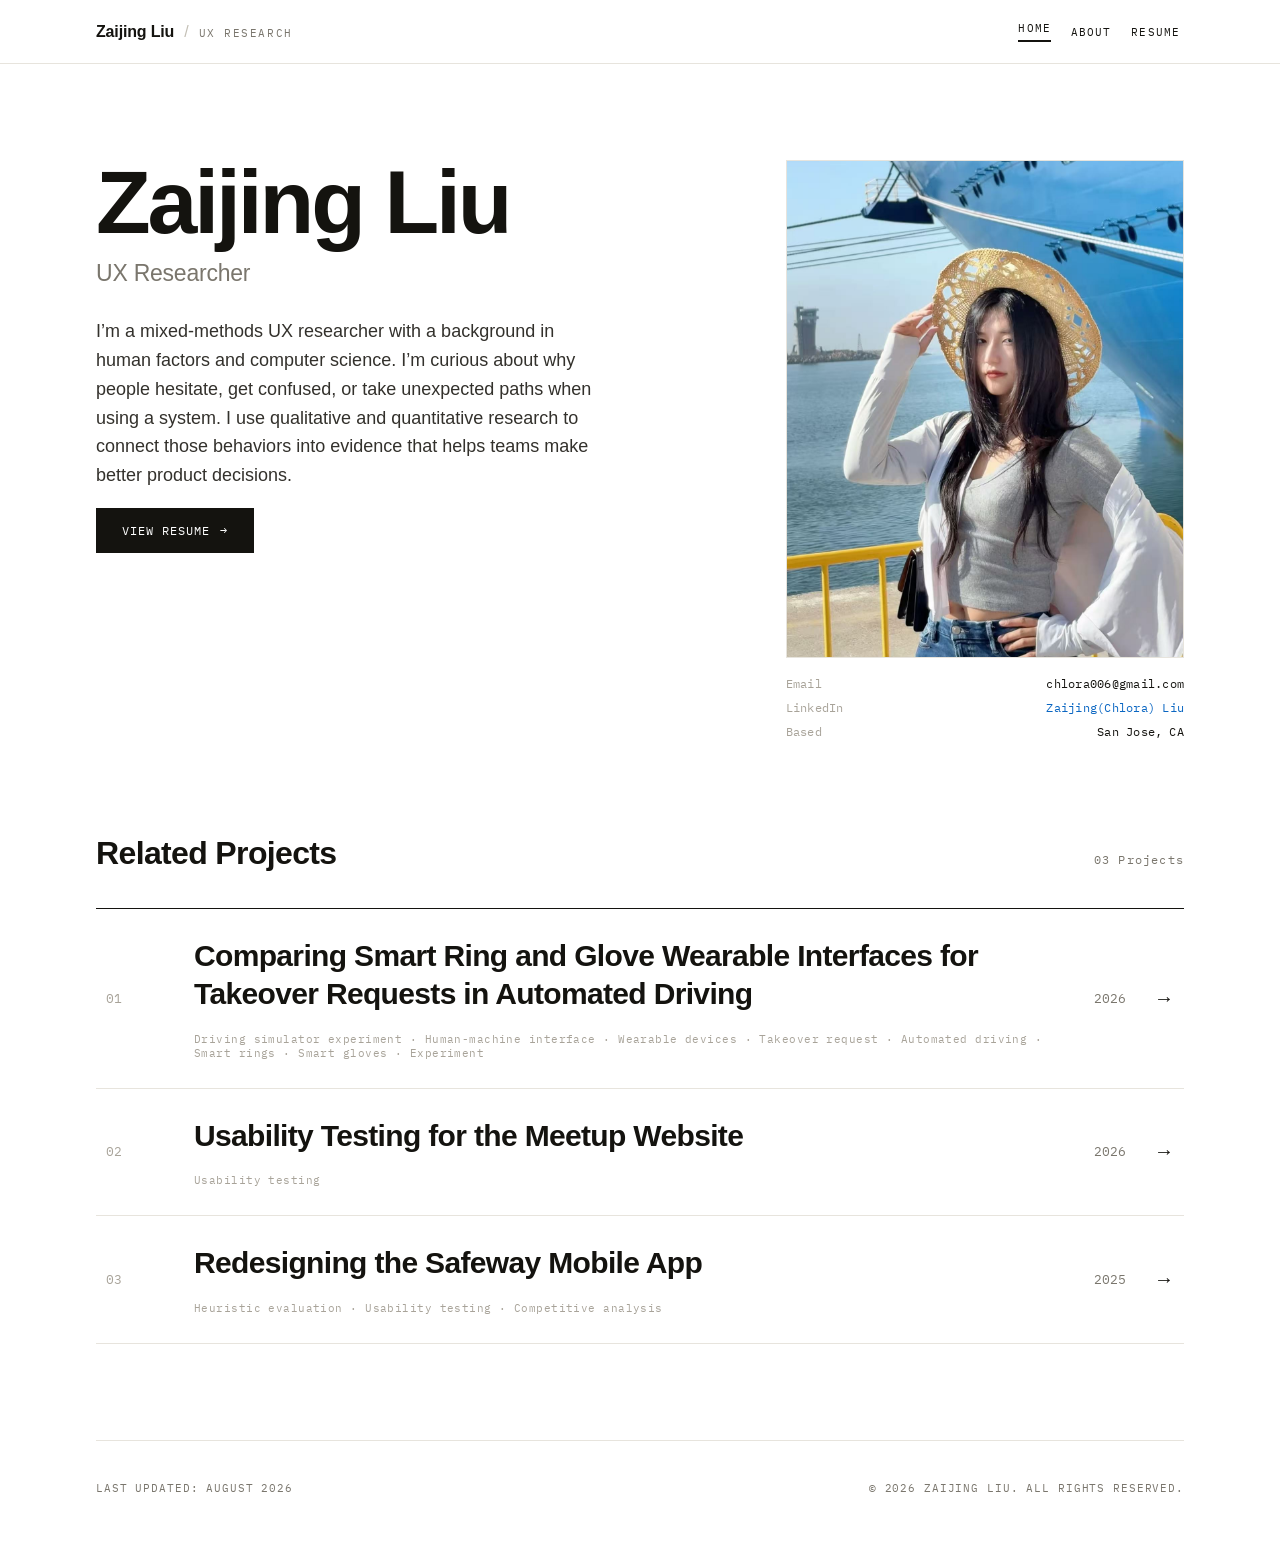
<file: index.html>
<!DOCTYPE html>
<html lang="en">
<head>
  <meta charset="UTF-8">
  <meta name="viewport" content="width=device-width, initial-scale=1.0">
  <link rel="preconnect" href="https://fonts.googleapis.com">
  <link rel="preconnect" href="https://fonts.gstatic.com" crossorigin>
  <link href="https://fonts.googleapis.com/css2?family=IBM+Plex+Mono:wght@400;500&display=swap" rel="stylesheet">
  <link rel="stylesheet" href="styles.css">
  <title>Zaijing Liu — UX Research Portfolio</title>
</head>
<body>

  <!-- ============ TOP BAR ============ -->
  <header class="topbar">
    <div class="topbar__inner">
      <a class="brand" href="index.html">
        <span class="brand__name">Zaijing Liu</span>
        <span class="brand__sep">/</span>
        <span class="brand__role">UX Research</span>
      </a>
      <nav class="nav">
        <a class="nav__link" href="index.html">Home<span class="bar"></span></a>
        <a class="nav__link" href="about.html">About</a>
        <a class="nav__link" href="resume.html">Resume</a>
      </nav>
    </div>
  </header>

  <main class="wrap page">

    <!-- Hero / Intro -->
    <section class="hero">
      <div>
        <h1 class="hero__name">Zaijing Liu</h1>
        <div class="hero__title">UX Researcher</div>
        <p class="hero__lede">I’m a mixed-methods UX researcher with a background in human factors and computer science. I’m curious about why people hesitate, get confused, or take unexpected paths when using a system. I use qualitative and quantitative research to connect those behaviors into evidence that helps teams make better product decisions.</p>
        <a class="btn" href="resume.html">View Resume <span>→</span></a>
      </div>
      <div class="hero__figure">
        <div class="shot" style="aspect-ratio:4/5;"><img src="images/intro.png " alt="Zaijing Liu"></div>
        <div class="meta">
          <div class="meta__row"><span class="k">Email</span><a href="mailto:chlora006@gmail.com">chlora006@gmail.com</a></div>
          <div class="meta__row"><span class="k">LinkedIn</span><a href="https://www.linkedin.com/in/zaijingliu06/" target="_blank" rel="noopener">Zaijing(Chlora) Liu</a></div>
          <div class="meta__row"><span class="k">Based</span><span>San Jose, CA</span></div>
        </div>
      </div>
    </section>

    <!-- Work / project index -->
    <section class="work">
      <div class="work__head">
        <h2>Related Projects</h2>
        <span class="work__count">03 Projects</span>
      </div>
      <div class="proj-list">

        <a class="proj-row" href="wearables.html">
          <span class="proj-row__num">01</span>
          <div>
            <div class="proj-row__title">Comparing Smart Ring and Glove Wearable Interfaces for Takeover Requests in Automated Driving</div>
            <span class="proj-row__skills">Driving simulator experiment   ·   Human-machine interface   ·   Wearable devices   ·   Takeover request   ·   Automated driving   ·   Smart rings   ·   Smart gloves   ·   Experiment</span>
          </div>
          <div class="proj-row__end">
            <span class="proj-row__year">2026</span>
            <span class="proj-row__arrow">→</span>
          </div>
          <div class="sw-preview" style="background-image:url('images/lab.jpg');background-size:cover;background-position:center;"></div>
        </a>

        <a class="proj-row" href="meetup.html">
          <span class="proj-row__num">02</span>
          <div>
            <div class="proj-row__title">Usability Testing for the Meetup Website</div>
            <span class="proj-row__skills">Usability testing</span>
          </div>
          <div class="proj-row__end">
            <span class="proj-row__year">2026</span>
            <span class="proj-row__arrow">→</span>
          </div>
          <div class="sw-preview" style="background-image:url('images/mu-logo.png');background-size:contain;background-repeat:no-repeat;background-position:center;background-color:#fff;"></div>
        </a>

        <a class="proj-row" href="safeway.html">
          <span class="proj-row__num">03</span>
          <div>
            <div class="proj-row__title">Redesigning the Safeway Mobile App</div>
            <span class="proj-row__skills">Heuristic evaluation   ·   Usability testing   ·   Competitive analysis</span>
          </div>
          <div class="proj-row__end">
            <span class="proj-row__year">2025</span>
            <span class="proj-row__arrow">→</span>
          </div>
          <div class="sw-preview" style="background-image:url('images/sw-cover.png');background-size:contain;background-repeat:no-repeat;background-color:#fff;"></div>
        </a>

      </div>
    </section>

    <footer class="site-footer">
      <span>Last updated: August 2026</span>
      <span>© 2026 Zaijing Liu. All rights reserved.</span>
    </footer>

  </main>

</body>
</html>
</file>
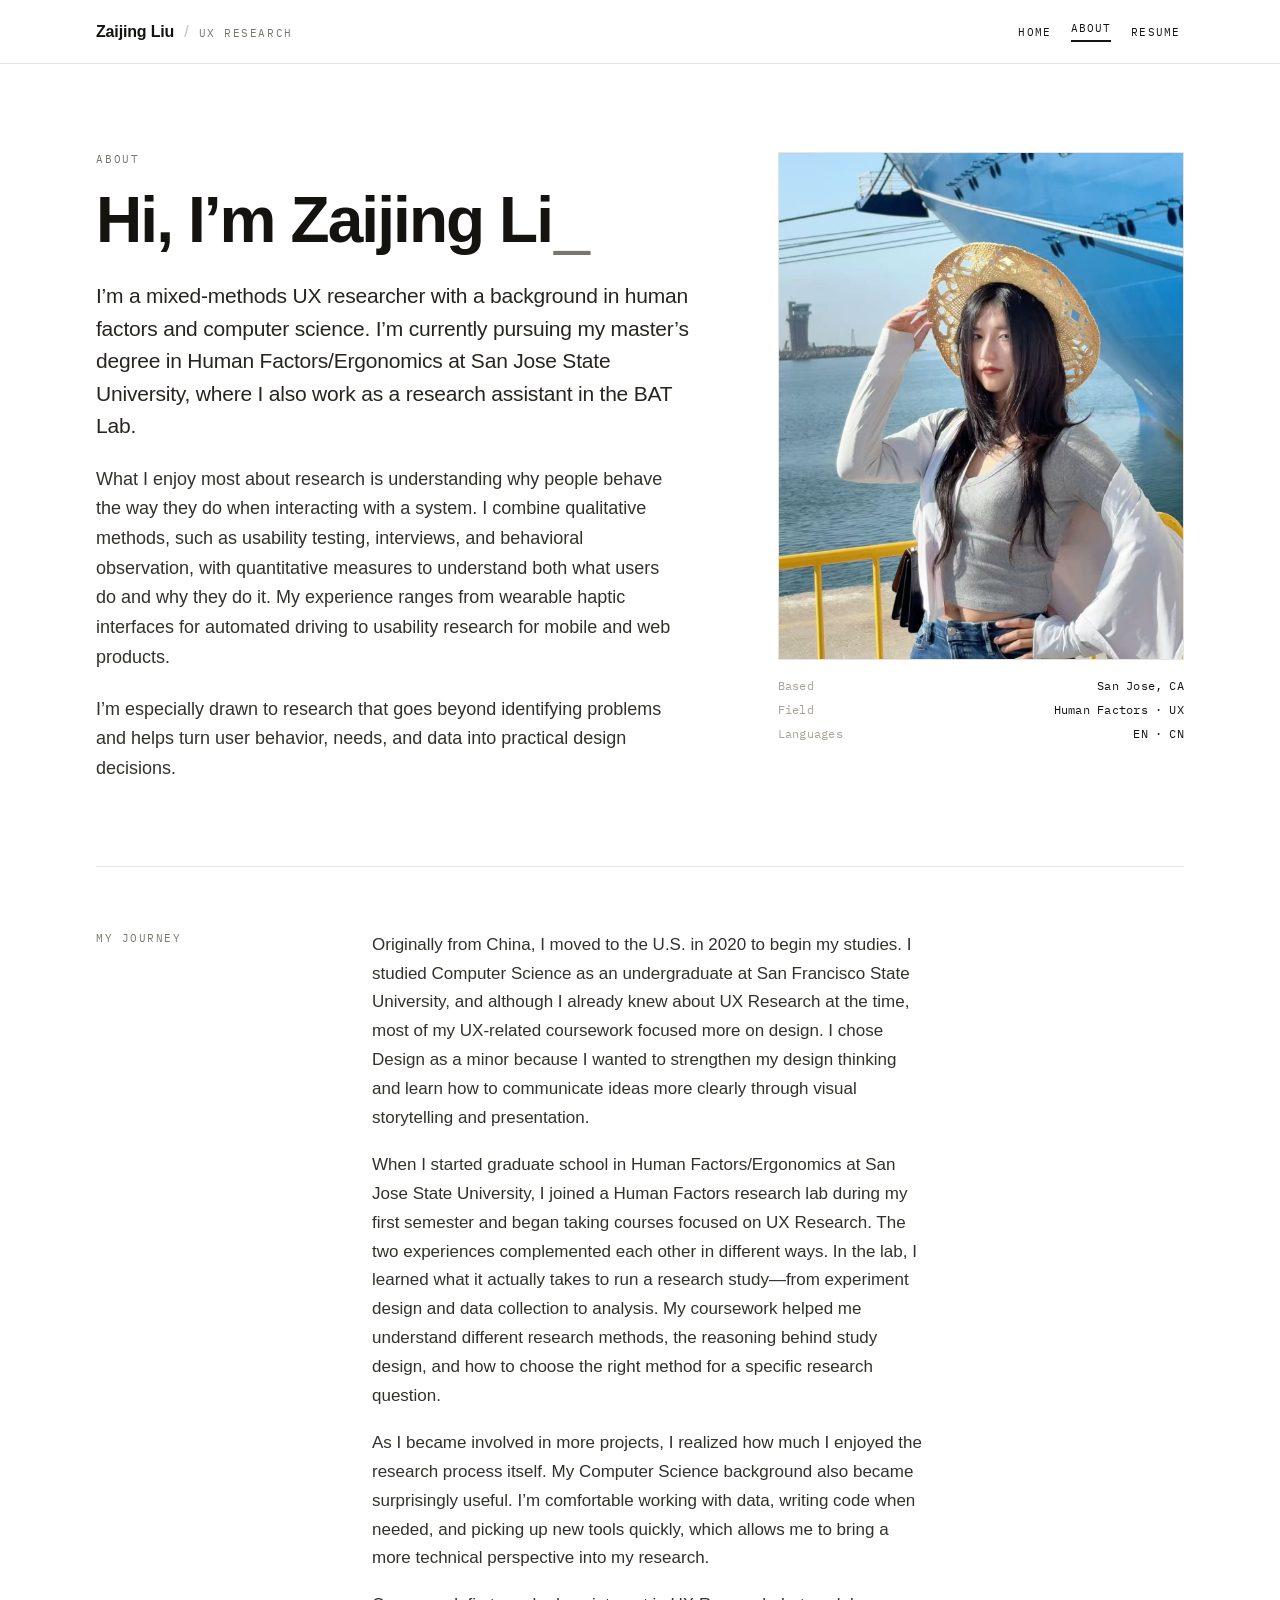
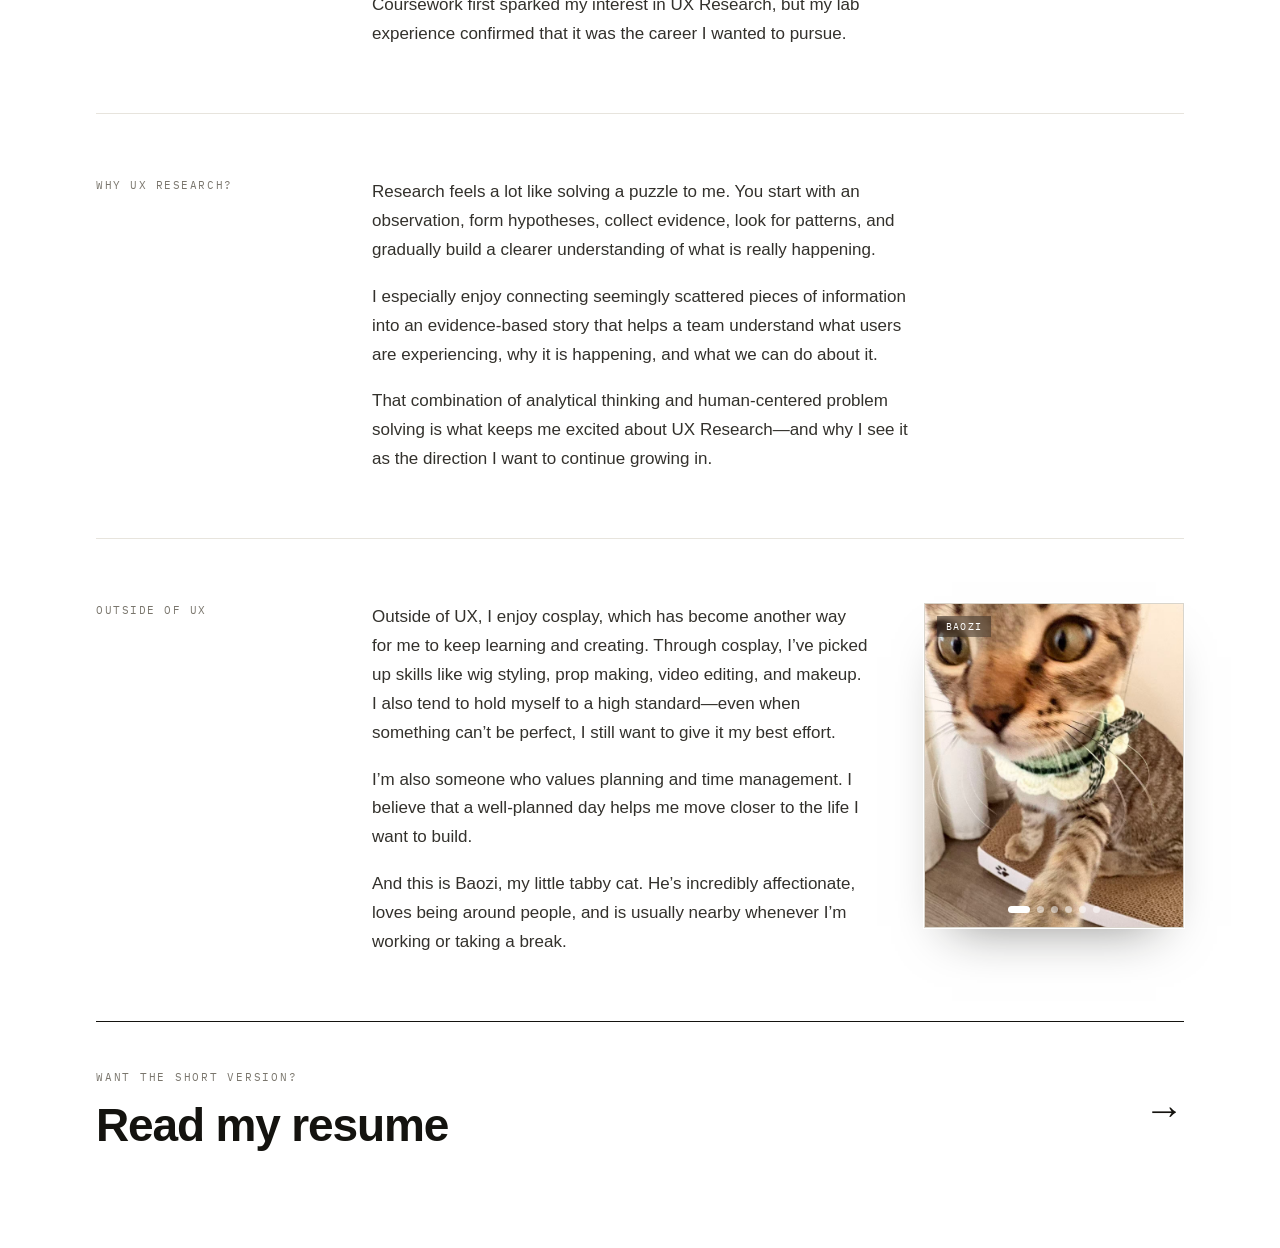
<file: about.html>
<!DOCTYPE html>
<html lang="en">
<head>
  <meta charset="UTF-8">
  <meta name="viewport" content="width=device-width, initial-scale=1.0">
  <link rel="preconnect" href="https://fonts.googleapis.com">
  <link rel="preconnect" href="https://fonts.gstatic.com" crossorigin>
  <link href="https://fonts.googleapis.com/css2?family=IBM+Plex+Mono:wght@400;500&display=swap" rel="stylesheet">
  <link rel="stylesheet" href="styles.css">
  <title>About — Zaijing Liu</title>
</head>
<body>

  <!-- ============ TOP BAR ============ -->
  <header class="topbar">
    <div class="topbar__inner">
      <a class="brand" href="index.html">
        <span class="brand__name">Zaijing Liu</span>
        <span class="brand__sep">/</span>
        <span class="brand__role">UX Research</span>
      </a>
      <nav class="nav">
        <a class="nav__link" href="index.html">Home</a>
        <a class="nav__link" href="about.html">About<span class="bar"></span></a>
        <a class="nav__link" href="resume.html">Resume</a>
      </nav>
    </div>
  </header>

  <main class="wrap page">

    <!-- Intro -->
    <section class="about-intro">
      <div>
        <div class="eyebrow">About</div>
        <h1 class="type-h1" aria-label="Hi, I’m Zaijing Liu.">
          <span class="type-ghost" aria-hidden="true">Hi, I’m Zaijing Liu.</span>
          <span class="type-overlay" aria-hidden="true"><span id="typed"></span><span class="type-cursor">_</span></span>
        </h1>
        <p class="lead">I’m a mixed-methods UX researcher with a background in human factors and computer science. I’m currently pursuing my master’s degree in Human Factors/Ergonomics at San Jose State University, where I also work as a research assistant in the BAT Lab.</p>
        <p class="body">What I enjoy most about research is understanding why people behave the way they do when interacting with a system. I combine qualitative methods, such as usability testing, interviews, and behavioral observation, with quantitative measures to understand both what users do and why they do it. My experience ranges from wearable haptic interfaces for automated driving to usability research for mobile and web products.</p>
        <p class="body">I’m especially drawn to research that goes beyond identifying problems and helps turn user behavior, needs, and data into practical design decisions.</p>
      </div>
      <div>
        <div class="shot" style="aspect-ratio:4/5;"><img src="images/intro.png" alt="Zaijing Liu"></div>
        <div class="meta">
          <div class="meta__row"><span class="k">Based</span><span>San Jose, CA</span></div>
          <div class="meta__row"><span class="k">Field</span><span>Human Factors · UX</span></div>
          <div class="meta__row"><span class="k">Languages</span><span>EN · CN</span></div>
        </div>
      </div>
    </section>

    <!-- My Journey -->
    <section class="row">
      <div class="row__label">My Journey</div>
      <div class="stack">
        <p>Originally from China, I moved to the U.S. in 2020 to begin my studies. I studied Computer Science as an undergraduate at San Francisco State University, and although I already knew about UX Research at the time, most of my UX-related coursework focused more on design. I chose Design as a minor because I wanted to strengthen my design thinking and learn how to communicate ideas more clearly through visual storytelling and presentation.</p>
        <p>When I started graduate school in Human Factors/Ergonomics at San Jose State University, I joined a Human Factors research lab during my first semester and began taking courses focused on UX Research. The two experiences complemented each other in different ways. In the lab, I learned what it actually takes to run a research study—from experiment design and data collection to analysis. My coursework helped me understand different research methods, the reasoning behind study design, and how to choose the right method for a specific research question.</p>
        <p>As I became involved in more projects, I realized how much I enjoyed the research process itself. My Computer Science background also became surprisingly useful. I’m comfortable working with data, writing code when needed, and picking up new tools quickly, which allows me to bring a more technical perspective into my research.</p>
        <p>Coursework first sparked my interest in UX Research, but my lab experience confirmed that it was the career I wanted to pursue.</p>
      </div>
    </section>

    <!-- Why UX Research -->
    <section class="row">
      <div class="row__label">Why UX Research?</div>
      <div class="stack">
        <p>Research feels a lot like solving a puzzle to me. You start with an observation, form hypotheses, collect evidence, look for patterns, and gradually build a clearer understanding of what is really happening.</p>
        <p>I especially enjoy connecting seemingly scattered pieces of information into an evidence-based story that helps a team understand what users are experiencing, why it is happening, and what we can do about it.</p>
        <p>That combination of analytical thinking and human-centered problem solving is what keeps me excited about UX Research—and why I see it as the direction I want to continue growing in.</p>
      </div>
    </section>

    <!-- Outside of UX -->
    <section class="row">
      <div class="row__label">Outside of UX</div>
      <div class="outside">
        <div class="outside__text">
          <p>Outside of UX, I enjoy cosplay, which has become another way for me to keep learning and creating. Through cosplay, I’ve picked up skills like wig styling, prop making, video editing, and makeup. I also tend to hold myself to a high standard—even when something can’t be perfect, I still want to give it my best effort.</p>
          <p>I’m also someone who values planning and time management. I believe that a well-planned day helps me move closer to the life I want to build.</p>
          <p>And this is Baozi, my little tabby cat. He’s incredibly affectionate, loves being around people, and is usually nearby whenever I’m working or taking a break.</p>
        </div>
        <div class="outside__figure">
          <div class="carousel" id="baozi">
            <div class="carousel__track">
              <div class="carousel__slide"><img src="images/baozi2.jpg" alt="Baozi the tabby cat"></div>
              <div class="carousel__slide"><img src="images/baozi1.jpg" alt="Baozi the tabby cat"></div>
              <div class="carousel__slide"><img src="images/baozi4.jpg" alt="Baozi the tabby cat"></div>
              <div class="carousel__slide"><img src="images/baozi5.jpg" alt="Baozi the tabby cat"></div>
              <div class="carousel__slide"><img src="images/baozi6.jpg" alt="Baozi the tabby cat"></div>
              <div class="carousel__slide"><img src="images/baozi3.jpg" alt="Baozi the tabby cat"></div>

            </div>
            <span class="carousel__cap">Baozi</span>
            <button class="carousel__arrow carousel__arrow--prev" type="button" aria-label="Previous photo">←</button>
            <button class="carousel__arrow carousel__arrow--next" type="button" aria-label="Next photo">→</button>
            <div class="carousel__dots" aria-hidden="true"></div>
          </div>
        </div>
      </div>
    </section>

    <!-- CTA -->
    <a class="cta-band" href="resume.html">
      <div>
        <div class="eyebrow">Want the short version?</div>
        <div class="cta-band__title">Read my resume</div>
      </div>
      <span class="cta-band__arrow">→</span>
    </a>

  </main>

  <!-- Types out the About heading letter by letter, holds, clears, and loops -->
  <script>
    (function () {
      var el = document.getElementById('typed');
      if (!el) return;
      var full = 'Hi, I’m Zaijing Liu.';
      var typeSpeed = 75;   // ms per letter
      var holdAfter = 2000; // pause once fully typed
      var holdBefore = 600; // pause before typing again
      var i = 0;
      function tick() {
        el.textContent = full.slice(0, i);
        if (i < full.length) { i++; setTimeout(tick, typeSpeed); }
        else { setTimeout(reset, holdAfter); }
      }
      function reset() { i = 0; el.textContent = ''; setTimeout(tick, holdBefore); }
      setTimeout(tick, holdBefore);
    })();
  </script>

  <!-- Baozi photo carousel: dots, arrows, auto-advance, swipe -->
  <script>
    (function () {
      var c = document.getElementById('baozi');
      if (!c) return;
      var track = c.querySelector('.carousel__track');
      var slides = c.querySelectorAll('.carousel__slide');
      var dotsWrap = c.querySelector('.carousel__dots');
      var n = slides.length, i = 0, timer;
      for (var k = 0; k < n; k++) {
        var d = document.createElement('button');
        d.type = 'button';
        d.className = 'carousel__dot';
        d.setAttribute('aria-label', 'Go to photo ' + (k + 1));
        (function (idx) { d.addEventListener('click', function () { go(idx); restart(); }); })(k);
        dotsWrap.appendChild(d);
      }
      var dots = dotsWrap.querySelectorAll('.carousel__dot');
      function go(idx) {
        i = (idx + n) % n;
        track.style.transform = 'translateX(' + (-i * 100) + '%)';
        dots.forEach(function (dot, x) { dot.classList.toggle('is-active', x === i); });
      }
      function next() { go(i + 1); }
      function prev() { go(i - 1); }
      function restart() { clearInterval(timer); timer = setInterval(next, 4000); }
      c.querySelector('.carousel__arrow--next').addEventListener('click', function () { next(); restart(); });
      c.querySelector('.carousel__arrow--prev').addEventListener('click', function () { prev(); restart(); });
      var x0 = null;
      c.addEventListener('touchstart', function (e) { x0 = e.touches[0].clientX; }, { passive: true });
      c.addEventListener('touchend', function (e) {
        if (x0 === null) return;
        var dx = e.changedTouches[0].clientX - x0;
        if (Math.abs(dx) > 40) { dx < 0 ? next() : prev(); restart(); }
        x0 = null;
      });
      go(0); restart();
    })();
  </script>

</body>
</html>
</file>
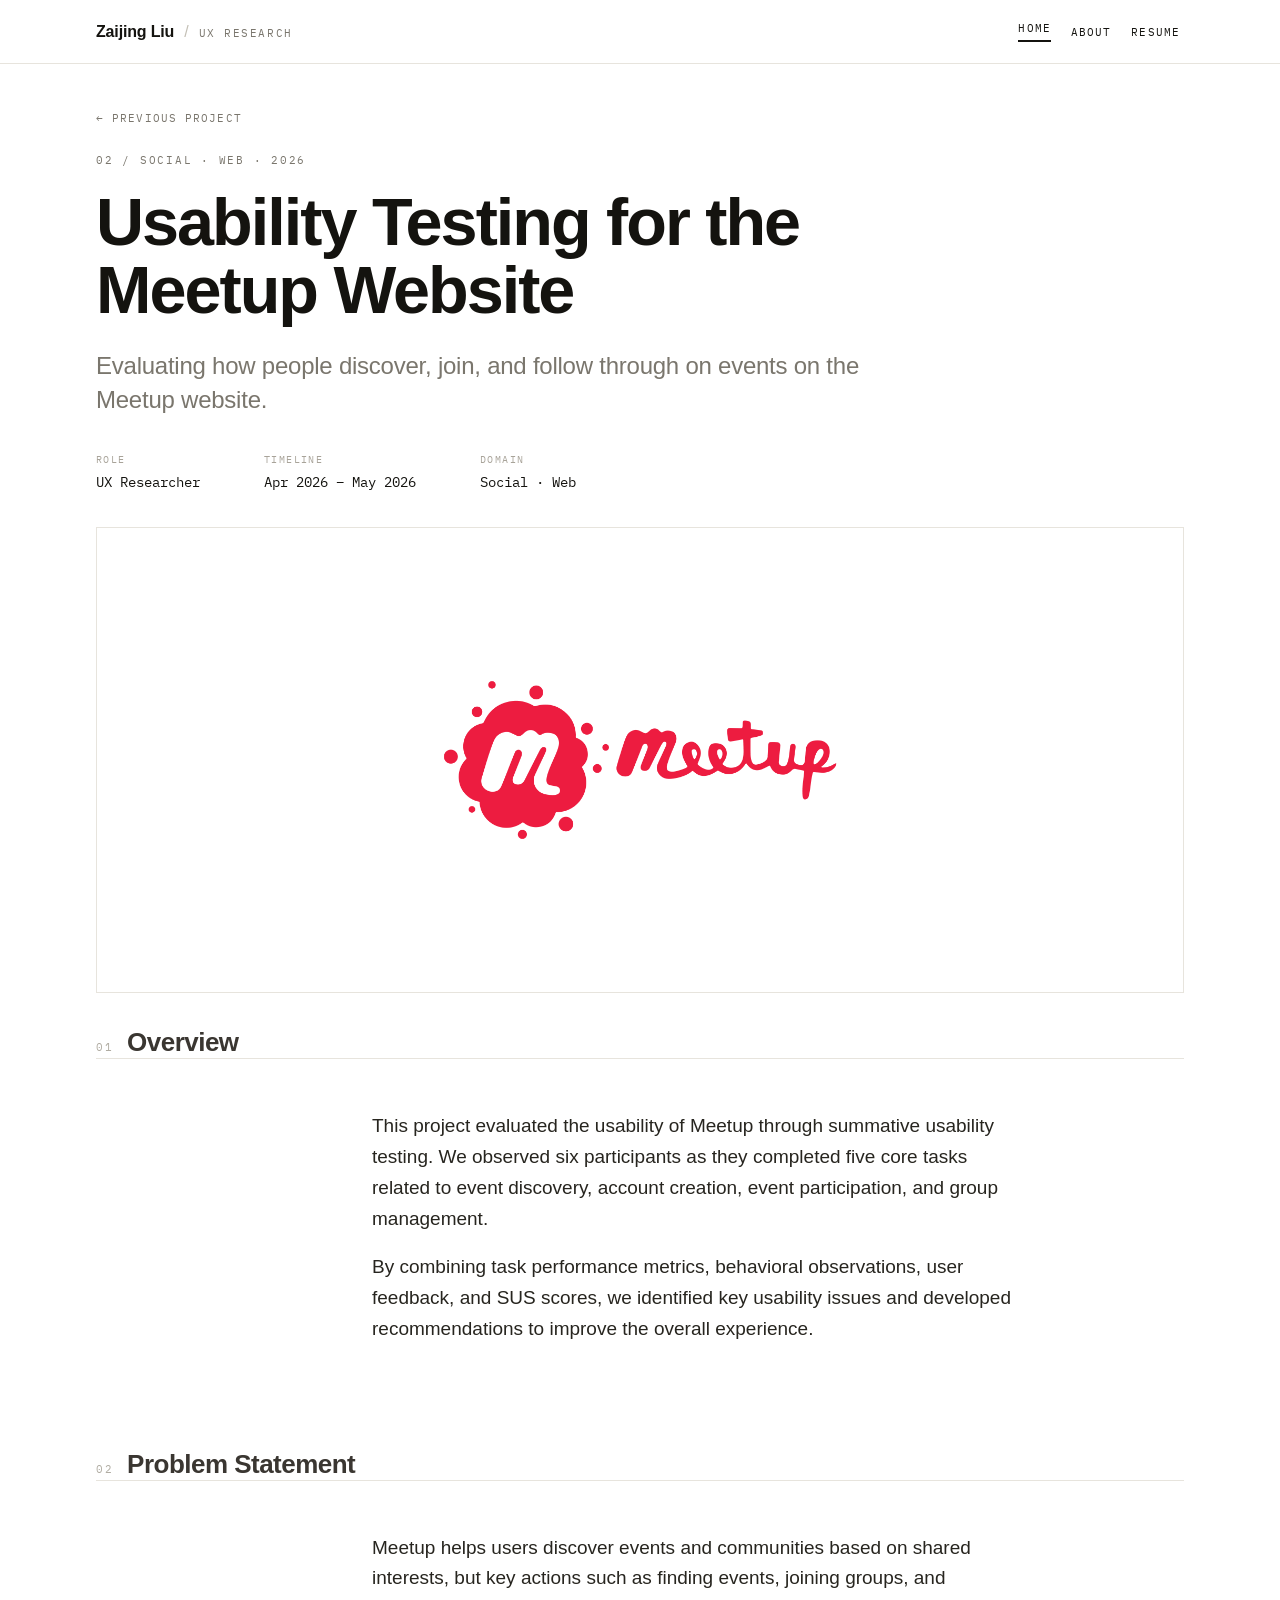
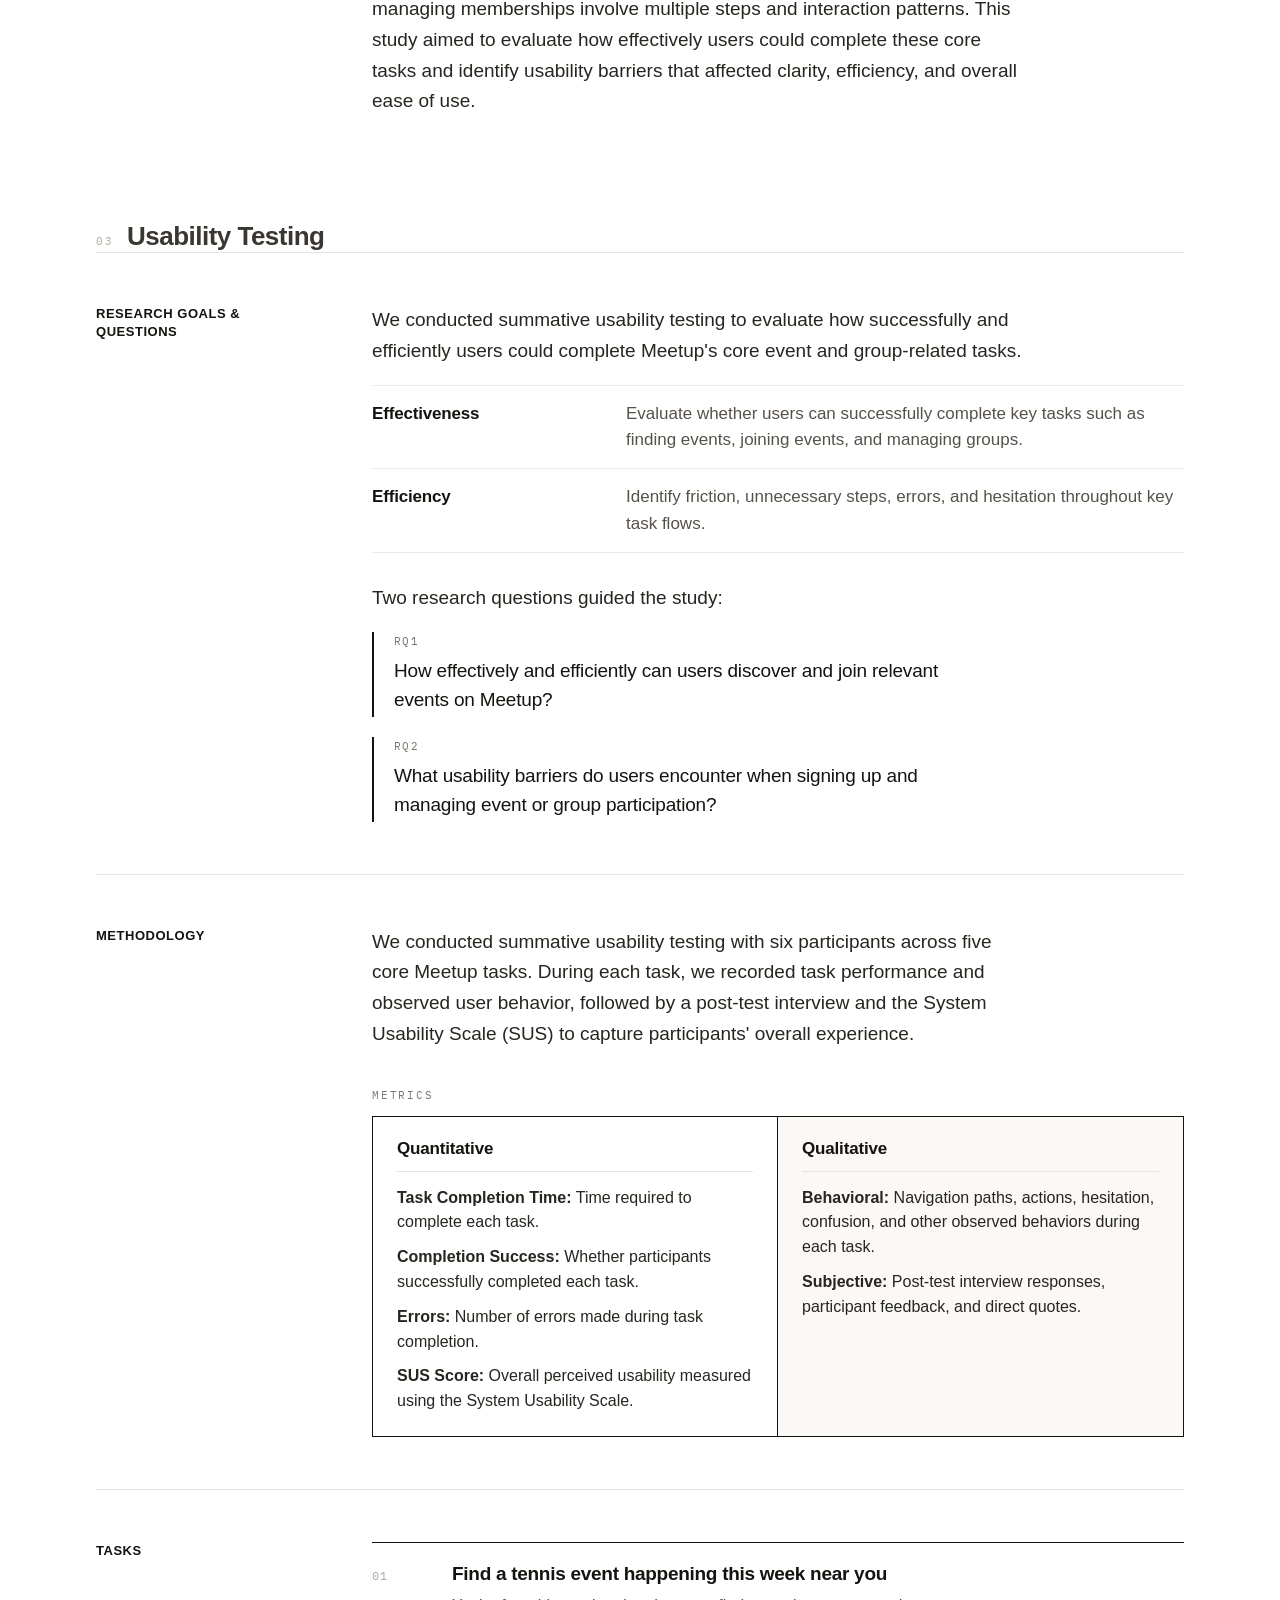
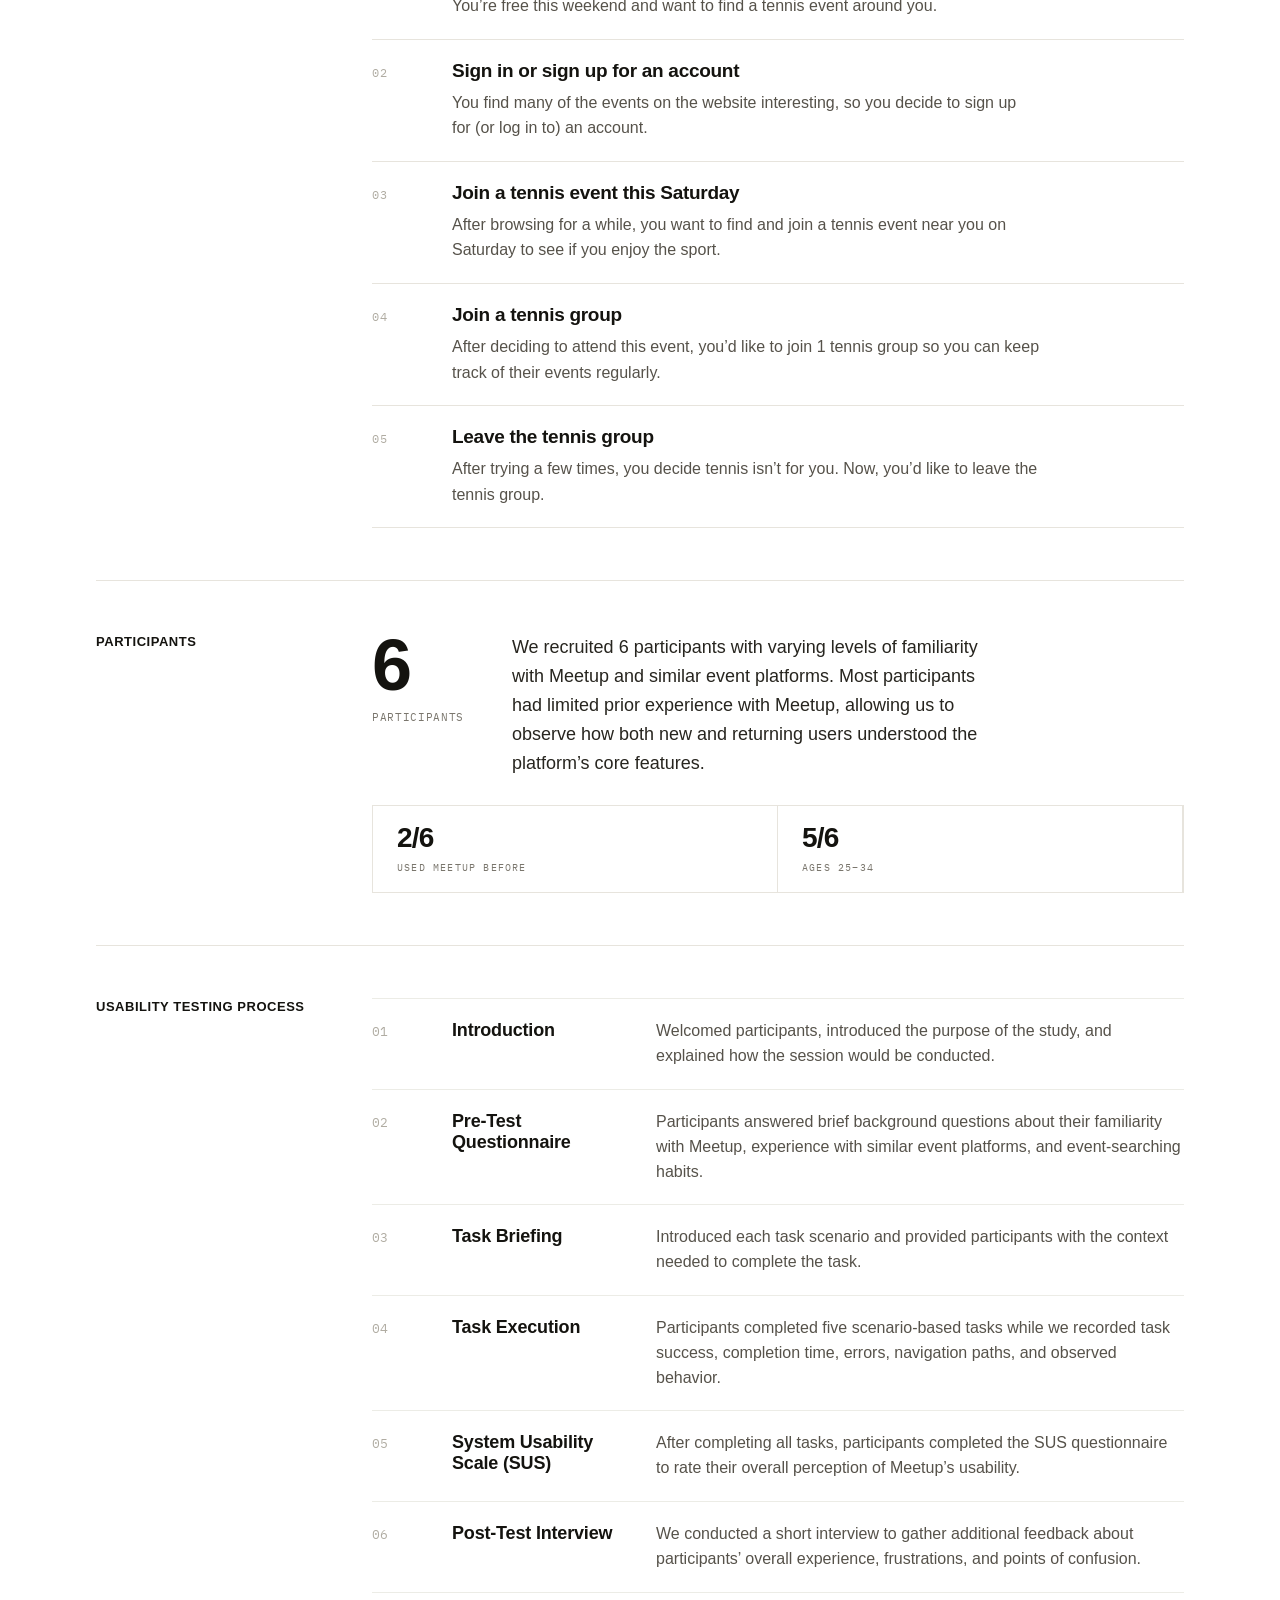
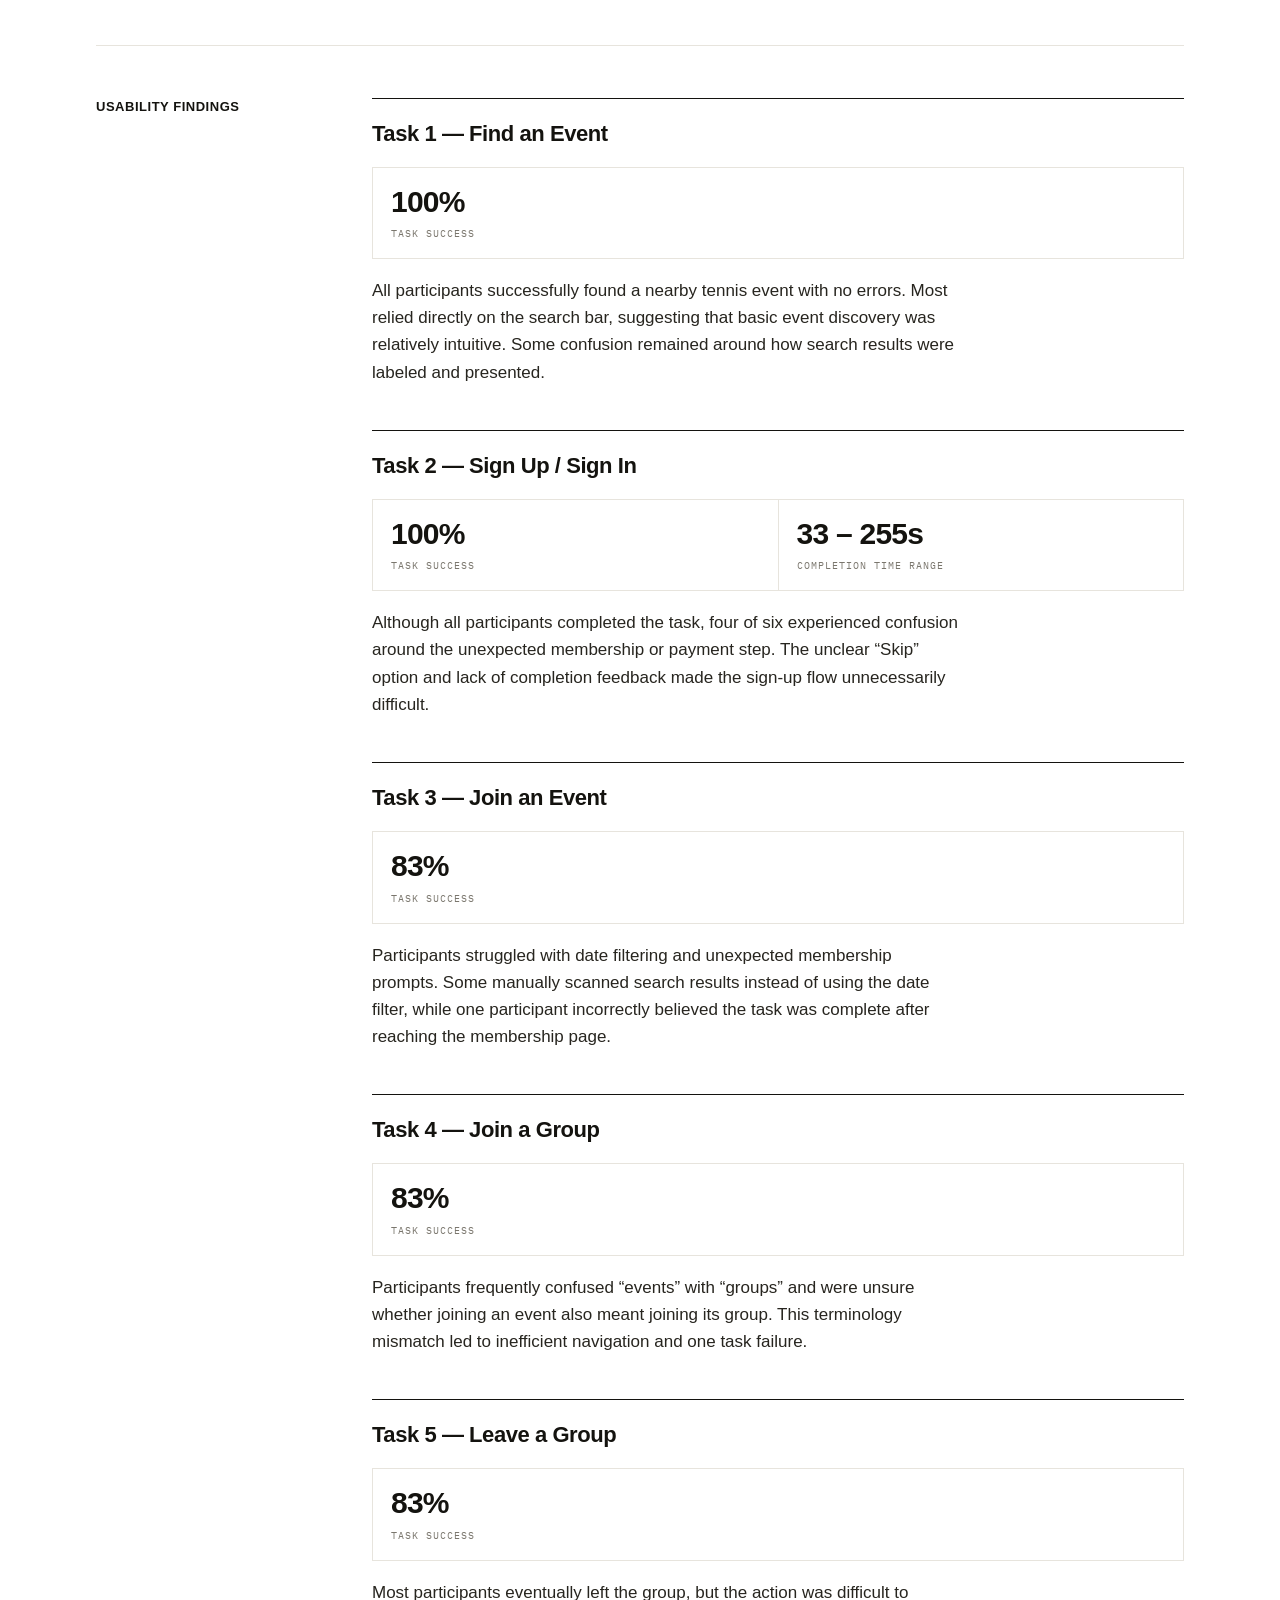
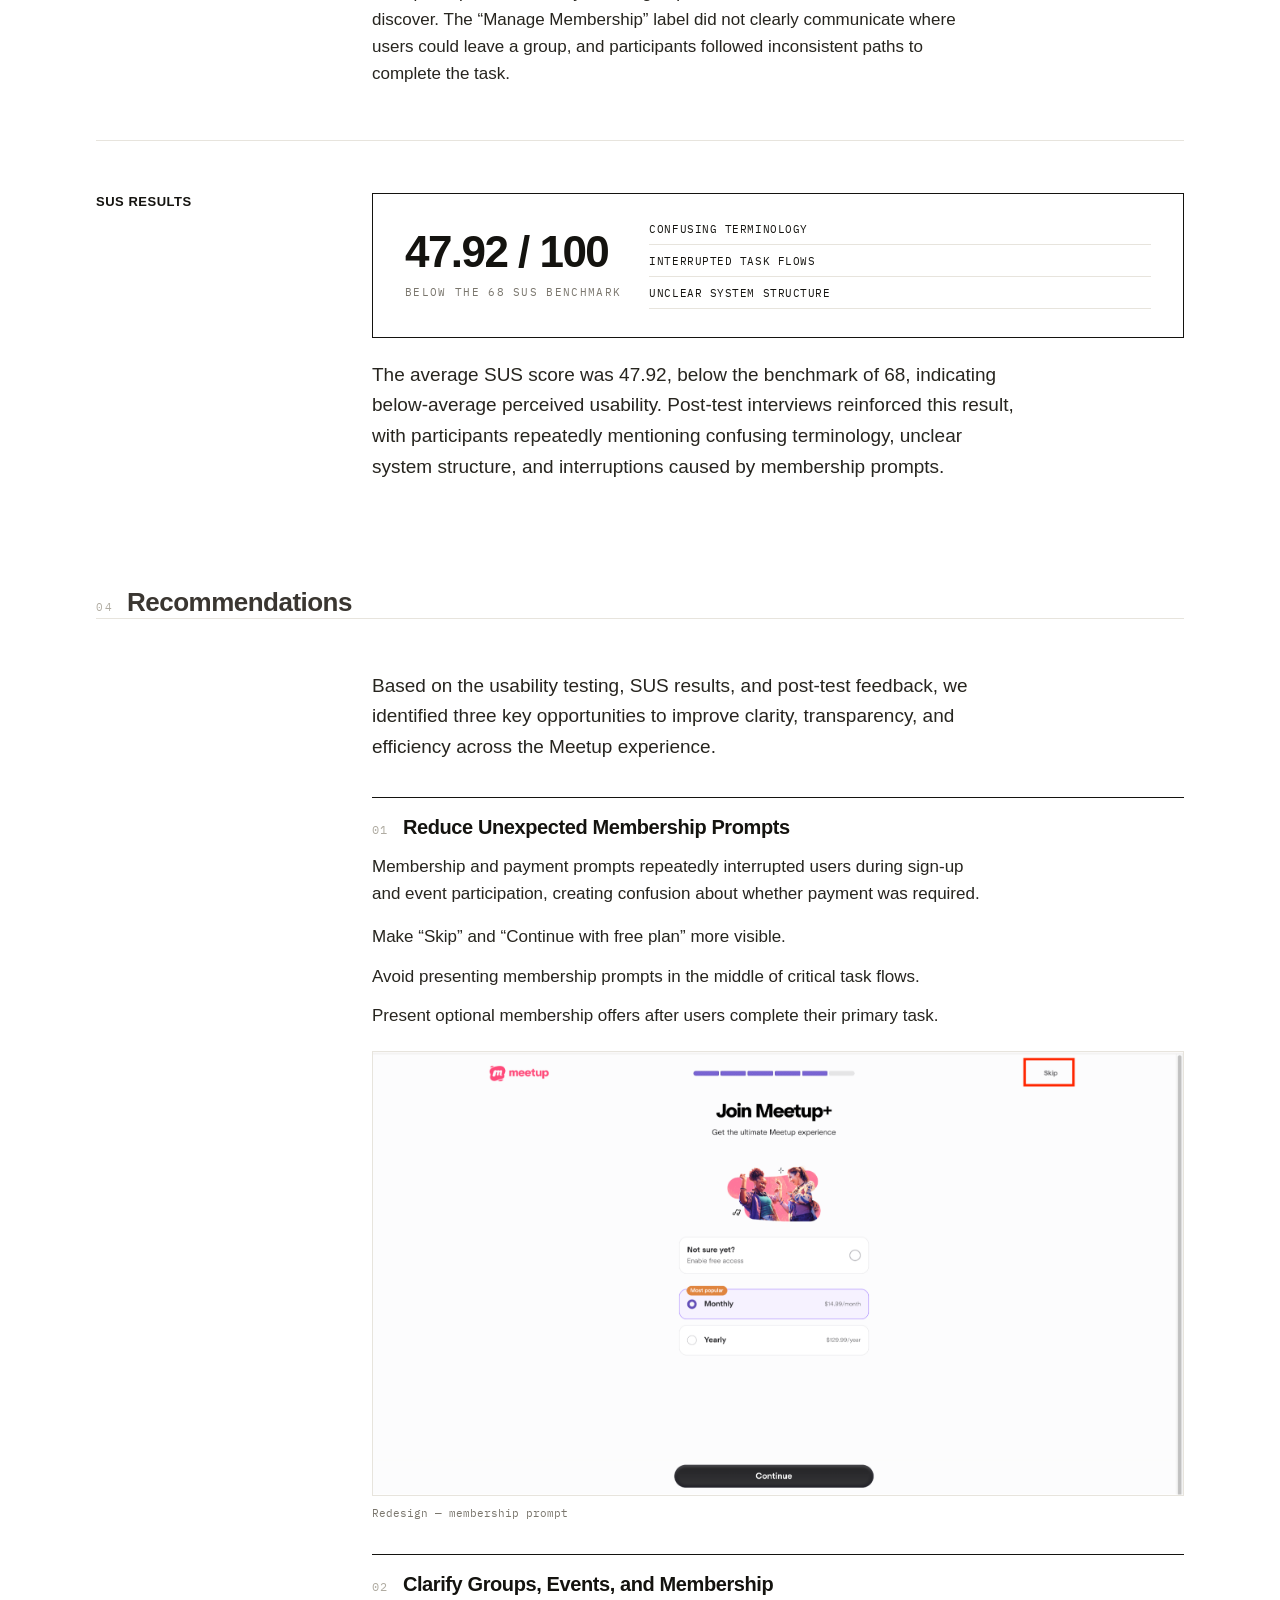
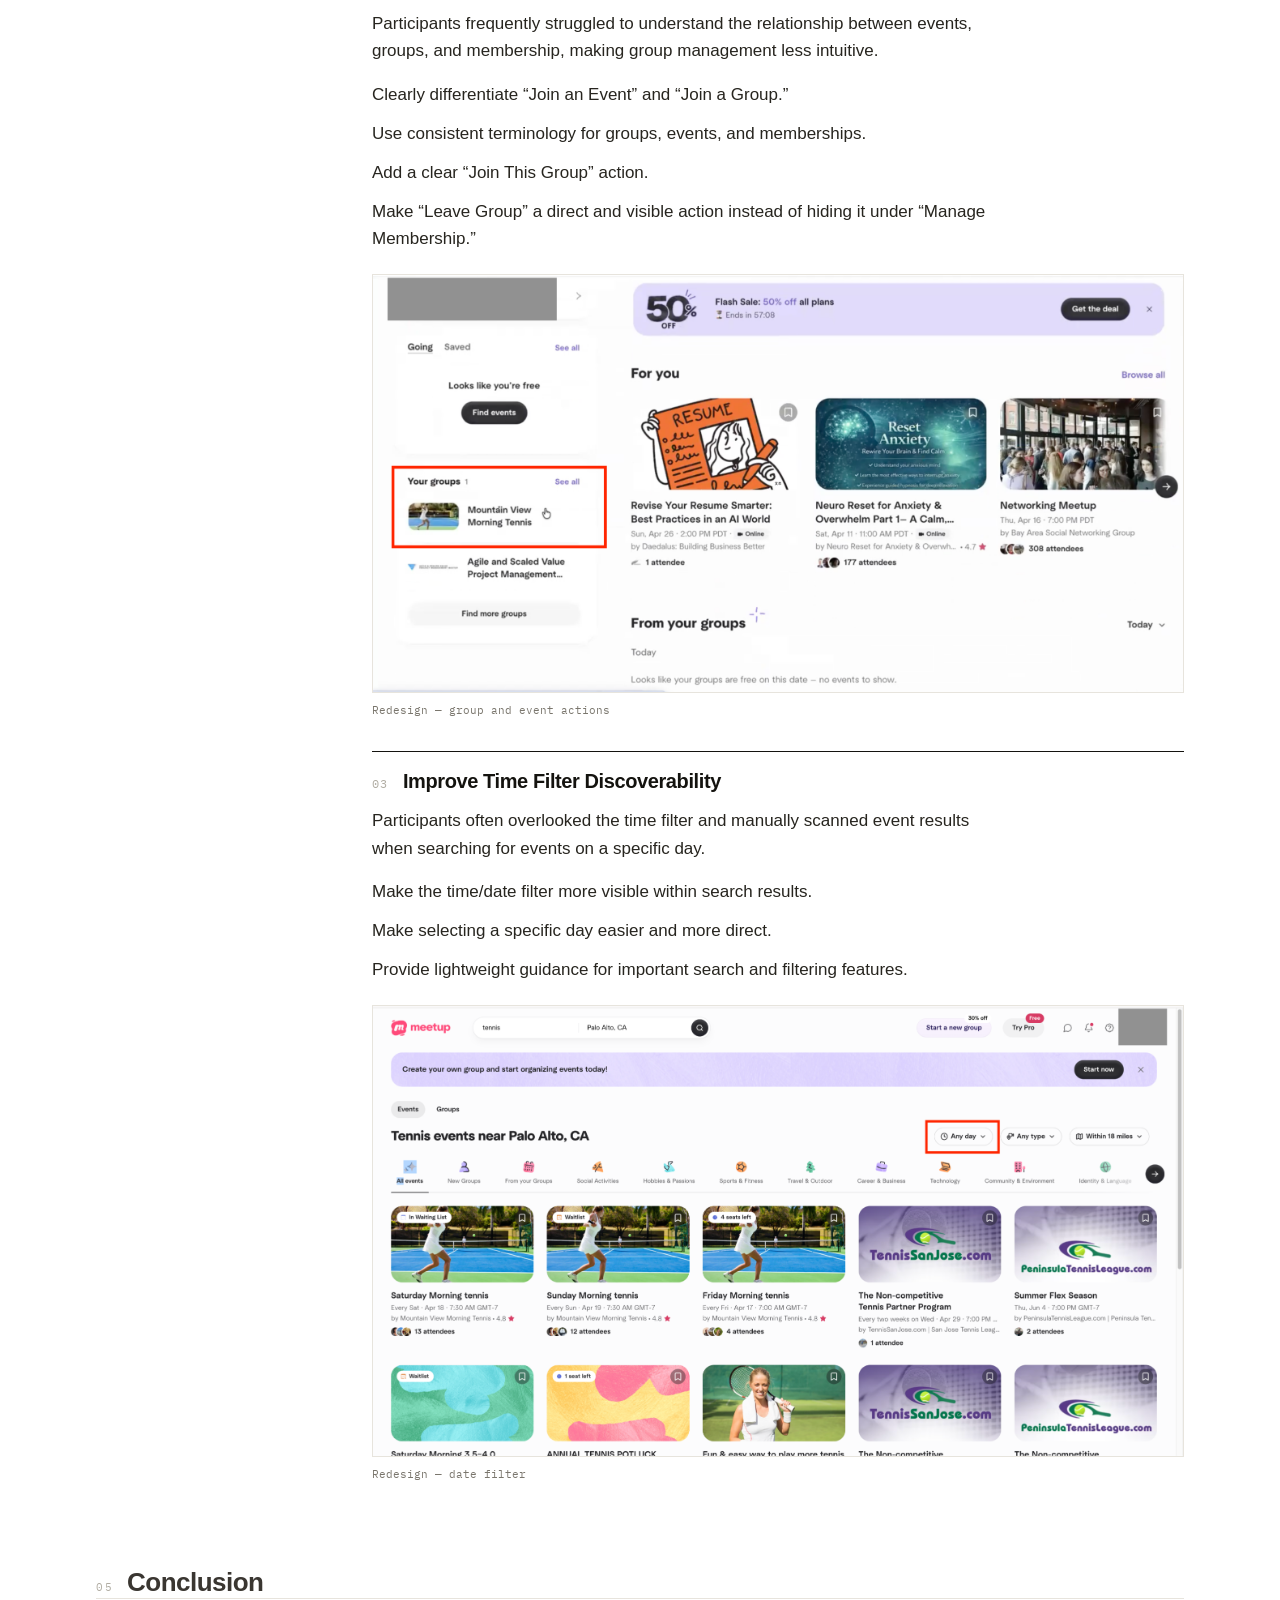
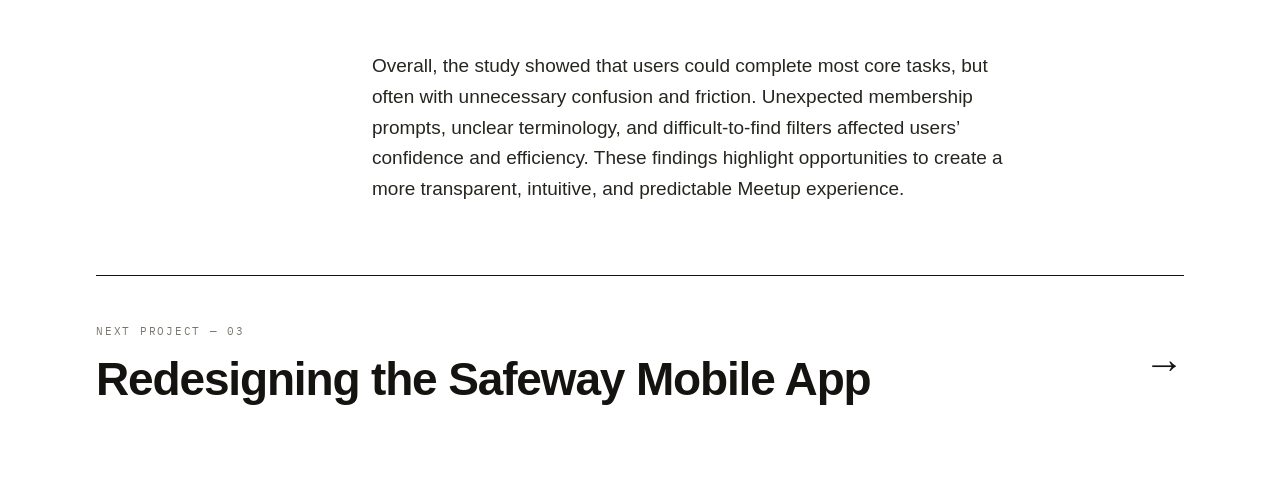
<file: meetup.html>
<!DOCTYPE html>
<html lang="en">
<head>
  <meta charset="UTF-8">
  <meta name="viewport" content="width=device-width, initial-scale=1.0">
  <link rel="preconnect" href="https://fonts.googleapis.com">
  <link rel="preconnect" href="https://fonts.gstatic.com" crossorigin>
  <link href="https://fonts.googleapis.com/css2?family=IBM+Plex+Mono:wght@400;500&display=swap" rel="stylesheet">
  <link rel="stylesheet" href="styles.css">
  <title>Usability Testing for the Meetup Website — Zaijing Liu</title>
</head>
<body>

  <!-- ============ TOP BAR ============ -->
  <header class="topbar">
    <div class="topbar__inner">
      <a class="brand" href="index.html">
        <span class="brand__name">Zaijing Liu</span>
        <span class="brand__sep">/</span>
        <span class="brand__role">UX Research</span>
      </a>
      <nav class="nav">
        <a class="nav__link" href="index.html">Home<span class="bar"></span></a>
        <a class="nav__link" href="about.html">About</a>
        <a class="nav__link" href="resume.html">Resume</a>
      </nav>
    </div>
  </header>

  <main class="wrap page">

    <!-- Detail header -->
    <section class="detail-header">
      <a class="back" href="wearables.html"><span>←</span> Previous Project</a>
      <div class="eyebrow">02 / Social · Web · 2026</div>
      <h1>Usability Testing for the Meetup Website</h1>
      <p class="tagline">Evaluating how people discover, join, and follow through on events on the Meetup website.</p>
      <div class="facts">
        <div><div class="k">Role</div><div class="v">UX Researcher</div></div>
        <div><div class="k">Timeline</div><div class="v">Apr 2026 – May 2026</div></div>
        <div><div class="k">Domain</div><div class="v">Social · Web</div></div>
      </div>
    </section>

    <!-- Cover -->
    <div class="shot cover" style="display:flex;align-items:center;justify-content:center;background:#fff;">
      <img src="images/mu-logo.png" alt="Meetup" style="max-width:min(72%,404px);width:auto;height:auto;"
           onerror="this.replaceWith(document.createTextNode('[ drop images/mu-logo.png ]'))">
    </div>

    <!-- Overview -->
    <div class="subhead"><span class="subhead__idx">01</span><h3>Overview</h3></div>
    <section class="sec">
      <div class="sec__label"></div>
      <div class="sec__body">
        <p class="prose">This project evaluated the usability of Meetup through summative usability testing. We observed six participants as they completed five core tasks related to event discovery, account creation, event participation, and group management.</p>
        <p class="prose">By combining task performance metrics, behavioral observations, user feedback, and SUS scores, we identified key usability issues and developed recommendations to improve the overall experience.</p>
      </div>
    </section>

    <!-- Problem Statement -->
    <div class="subhead"><span class="subhead__idx">02</span><h3>Problem Statement</h3></div>
    <section class="sec">
      <div class="sec__label"></div>
      <div class="sec__body">
        <p class="prose">Meetup helps users discover events and communities based on shared interests, but key actions such as finding events, joining groups, and managing memberships involve multiple steps and interaction patterns. This study aimed to evaluate how effectively users could complete these core tasks and identify usability barriers that affected clarity, efficiency, and overall ease of use.</p>
      </div>
    </section>

    <!-- Usability Testing -->
    <div class="subhead"><span class="subhead__idx">03</span><h3>Usability Testing</h3></div>

    <section class="sec">
      <div class="sec__label">Research Goals &amp; Questions</div>
      <div class="sec__body">
        <p class="prose">We conducted summative usability testing to evaluate how successfully and efficiently users could complete Meetup's core event and group-related tasks.</p>
        <div class="goals">
          <div class="goals__row"><span class="goals__name">Effectiveness</span><span class="goals__text">Evaluate whether users can successfully complete key tasks such as finding events, joining events, and managing groups.</span></div>
          <div class="goals__row"><span class="goals__name">Efficiency</span><span class="goals__text">Identify friction, unnecessary steps, errors, and hesitation throughout key task flows.</span></div>
        </div>
        <p class="prose" style="margin-top:30px;">Two research questions guided the study:</p>
        <div class="rqs">
          <div class="rq"><div class="rq__label">RQ1</div><p class="rq__text">How effectively and efficiently can users discover and join relevant events on Meetup?</p></div>
          <div class="rq"><div class="rq__label">RQ2</div><p class="rq__text">What usability barriers do users encounter when signing up and managing event or group participation?</p></div>
        </div>
      </div>
    </section>

    <section class="sec">
      <div class="sec__label">Methodology</div>
      <div class="sec__body">
        <p class="prose">We conducted summative usability testing with six participants across five core Meetup tasks. During each task, we recorded task performance and observed user behavior, followed by a post-test interview and the System Usability Scale (SUS) to capture participants' overall experience.</p>
        <div class="eyebrow" style="margin-top:38px;">Metrics</div>
        <div class="meth__grid">
          <div class="meth__col meth__col--q1">
            <h4>Quantitative</h4>
            <div class="set">
              <p><em>Task Completion Time:</em> Time required to complete each task.</p>
              <p><em>Completion Success:</em> Whether participants successfully completed each task.</p>
              <p><em>Errors:</em> Number of errors made during task completion.</p>
              <p><em>SUS Score:</em> Overall perceived usability measured using the System Usability Scale.</p>
            </div>
          </div>
          <div class="meth__col meth__col--q2">
            <h4>Qualitative</h4>
            <div class="set">
              <p><em>Behavioral:</em> Navigation paths, actions, hesitation, confusion, and other observed behaviors during each task.</p>
              <p><em>Subjective:</em> Post-test interview responses, participant feedback, and direct quotes.</p>
            </div>
          </div>
        </div>
      </div>
    </section>

    <section class="sec">
      <div class="sec__label">Tasks</div>
      <div class="sec__body">
        <div class="flows">
          <div class="flow"><span class="flow__n">01</span><div><div class="flow__title">Find a tennis event happening this week near you</div><p class="flow__scenario">You’re free this weekend and want to find a tennis event around you.</p></div></div>
          <div class="flow"><span class="flow__n">02</span><div><div class="flow__title">Sign in or sign up for an account</div><p class="flow__scenario">You find many of the events on the website interesting, so you decide to sign up for (or log in to) an account.</p></div></div>
          <div class="flow"><span class="flow__n">03</span><div><div class="flow__title">Join a tennis event this Saturday</div><p class="flow__scenario">After browsing for a while, you want to find and join a tennis event near you on Saturday to see if you enjoy the sport.</p></div></div>
          <div class="flow"><span class="flow__n">04</span><div><div class="flow__title">Join a tennis group</div><p class="flow__scenario">After deciding to attend this event, you’d like to join 1 tennis group so you can keep track of their events regularly.</p></div></div>
          <div class="flow"><span class="flow__n">05</span><div><div class="flow__title">Leave the tennis group</div><p class="flow__scenario">After trying a few times, you decide tennis isn’t for you. Now, you’d like to leave the tennis group.</p></div></div>
        </div>
      </div>
    </section>

    <section class="sec">
      <div class="sec__label">Participants</div>
      <div class="sec__body">
        <div class="participants">
          <div><div class="participants__num">6</div><div class="participants__label">participants</div></div>
          <p class="participants__desc">We recruited 6 participants with varying levels of familiarity with Meetup and similar event platforms. Most participants had limited prior experience with Meetup, allowing us to observe how both new and returning users understood the platform’s core features.</p>
        </div>
        <div class="statbar">
          <div class="statbar__cell"><div class="statbar__v">2/6</div><div class="statbar__k">Used Meetup before</div></div>
          <div class="statbar__cell"><div class="statbar__v">5/6</div><div class="statbar__k">Ages 25–34</div></div>
        </div>
      </div>
    </section>

    <section class="sec">
      <div class="sec__label">Usability Testing Process</div>
      <div class="sec__body">
        <div class="process">
          <div class="process__step"><span class="process__n">01</span><span class="process__phase">Introduction</span><span class="process__detail">Welcomed participants, introduced the purpose of the study, and explained how the session would be conducted.</span></div>
          <div class="process__step"><span class="process__n">02</span><span class="process__phase">Pre-Test Questionnaire</span><span class="process__detail">Participants answered brief background questions about their familiarity with Meetup, experience with similar event platforms, and event-searching habits.</span></div>
          <div class="process__step"><span class="process__n">03</span><span class="process__phase">Task Briefing</span><span class="process__detail">Introduced each task scenario and provided participants with the context needed to complete the task.</span></div>
          <div class="process__step"><span class="process__n">04</span><span class="process__phase">Task Execution</span><span class="process__detail">Participants completed five scenario-based tasks while we recorded task success, completion time, errors, navigation paths, and observed behavior.</span></div>
          <div class="process__step"><span class="process__n">05</span><span class="process__phase">System Usability Scale (SUS)</span><span class="process__detail">After completing all tasks, participants completed the SUS questionnaire to rate their overall perception of Meetup’s usability.</span></div>
          <div class="process__step"><span class="process__n">06</span><span class="process__phase">Post-Test Interview</span><span class="process__detail">We conducted a short interview to gather additional feedback about participants’ overall experience, frustrations, and points of confusion.</span></div>
        </div>
      </div>
    </section>

    <section class="sec">
      <div class="sec__label">Usability Findings</div>
      <div class="sec__body">
        <div class="tasks">
          <div class="task">
            <div class="task__title">Task 1 — Find an Event</div>
            <div class="task__metrics">
              <div class="metric"><div class="metric__v">100%</div><div class="metric__k">Task success</div></div>
            </div>
            <p class="task__text">All participants successfully found a nearby tennis event with no errors. Most relied directly on the search bar, suggesting that basic event discovery was relatively intuitive. Some confusion remained around how search results were labeled and presented.</p>
          </div>
          <div class="task">
            <div class="task__title">Task 2 — Sign Up / Sign In</div>
            <div class="task__metrics">
              <div class="metric"><div class="metric__v">100%</div><div class="metric__k">Task success</div></div>
              <div class="metric"><div class="metric__v">33 – 255s</div><div class="metric__k">Completion time range</div></div>
            </div>
            <p class="task__text">Although all participants completed the task, four of six experienced confusion around the unexpected membership or payment step. The unclear “Skip” option and lack of completion feedback made the sign-up flow unnecessarily difficult.</p>
          </div>
          <div class="task">
            <div class="task__title">Task 3 — Join an Event</div>
            <div class="task__metrics">
              <div class="metric"><div class="metric__v">83%</div><div class="metric__k">Task success</div></div>
            </div>
            <p class="task__text">Participants struggled with date filtering and unexpected membership prompts. Some manually scanned search results instead of using the date filter, while one participant incorrectly believed the task was complete after reaching the membership page.</p>
          </div>
          <div class="task">
            <div class="task__title">Task 4 — Join a Group</div>
            <div class="task__metrics">
              <div class="metric"><div class="metric__v">83%</div><div class="metric__k">Task success</div></div>
            </div>
            <p class="task__text">Participants frequently confused “events” with “groups” and were unsure whether joining an event also meant joining its group. This terminology mismatch led to inefficient navigation and one task failure.</p>
          </div>
          <div class="task">
            <div class="task__title">Task 5 — Leave a Group</div>
            <div class="task__metrics">
              <div class="metric"><div class="metric__v">83%</div><div class="metric__k">Task success</div></div>
            </div>
            <p class="task__text">Most participants eventually left the group, but the action was difficult to discover. The “Manage Membership” label did not clearly communicate where users could leave a group, and participants followed inconsistent paths to complete the task.</p>
          </div>
        </div>
      </div>
    </section>

    <section class="sec">
      <div class="sec__label">SUS Results</div>
      <div class="sec__body">
        <div class="sus">
          <div>
            <div class="sus__score">47.92 / 100</div>
            <div class="sus__note">Below the 68 SUS benchmark</div>
          </div>
          <div class="sus__keys">
            <span class="sus__key">Confusing terminology</span>
            <span class="sus__key">Interrupted task flows</span>
            <span class="sus__key">Unclear system structure</span>
          </div>
        </div>
        <p class="prose">The average SUS score was 47.92, below the benchmark of 68, indicating below-average perceived usability. Post-test interviews reinforced this result, with participants repeatedly mentioning confusing terminology, unclear system structure, and interruptions caused by membership prompts.</p>
      </div>
    </section>

    <!-- Recommendations -->
    <div class="subhead"><span class="subhead__idx">04</span><h3>Recommendations</h3></div>
    <section class="sec">
      <div class="sec__label"></div>
      <div class="sec__body">
        <p class="prose prose--lead">Based on the usability testing, SUS results, and post-test feedback, we identified three key opportunities to improve clarity, transparency, and efficiency across the Meetup experience.</p>
        <div class="recs">
          <div class="rec">
            <div class="rec__head"><span class="rec__n">01</span><div class="rec__name">Reduce Unexpected Membership Prompts</div></div>
            <p class="rec__lead">Membership and payment prompts repeatedly interrupted users during sign-up and event participation, creating confusion about whether payment was required.</p>
            <div class="rec__set">
              <p>Make “Skip” and “Continue with free plan” more visible.</p>
              <p>Avoid presenting membership prompts in the middle of critical task flows.</p>
              <p>Present optional membership offers after users complete their primary task.</p>
            </div>
            <figure>
              <div class="shot figbox"><img src="images/mu-membership.png" style="height:auto;" alt="Redesign: an unexpected membership/payment prompt during sign-up"></div>
              <figcaption>Redesign — membership prompt</figcaption>
            </figure>
          </div>
          <div class="rec">
            <div class="rec__head"><span class="rec__n">02</span><div class="rec__name">Clarify Groups, Events, and Membership</div></div>
            <p class="rec__lead">Participants frequently struggled to understand the relationship between events, groups, and membership, making group management less intuitive.</p>
            <div class="rec__set">
              <p>Clearly differentiate “Join an Event” and “Join a Group.”</p>
              <p>Use consistent terminology for groups, events, and memberships.</p>
              <p>Add a clear “Join This Group” action.</p>
              <p>Make “Leave Group” a direct and visible action instead of hiding it under “Manage Membership.”</p>
            </div>
            <figure>
              <div class="shot figbox"><img src="images/mu-terminology.png" style="height:auto;" alt="Redesign: clearer group, event, and membership terminology"></div>
              <figcaption>Redesign — group and event actions</figcaption>
            </figure>
          </div>
          <div class="rec">
            <div class="rec__head"><span class="rec__n">03</span><div class="rec__name">Improve Time Filter Discoverability</div></div>
            <p class="rec__lead">Participants often overlooked the time filter and manually scanned event results when searching for events on a specific day.</p>
            <div class="rec__set">
              <p>Make the time/date filter more visible within search results.</p>
              <p>Make selecting a specific day easier and more direct.</p>
              <p>Provide lightweight guidance for important search and filtering features.</p>
            </div>
            <figure>
              <div class="shot figbox"><img src="images/mu-timefilter.png" style="height:auto;" alt="Redesign: a more visible time/date filter in search"></div>
              <figcaption>Redesign — date filter</figcaption>
            </figure>
          </div>
        </div>
      </div>
    </section>

    <!-- Conclusion -->
    <div class="subhead"><span class="subhead__idx">05</span><h3>Conclusion</h3></div>
    <section class="sec">
      <div class="sec__label"></div>
      <div class="sec__body">
        <p class="prose">Overall, the study showed that users could complete most core tasks, but often with unnecessary confusion and friction. Unexpected membership prompts, unclear terminology, and difficult-to-find filters affected users’ confidence and efficiency. These findings highlight opportunities to create a more transparent, intuitive, and predictable Meetup experience.</p>
      </div>
    </section>

    <!-- Next project -->
    <a class="cta-band" href="safeway.html">
      <div>
        <div class="eyebrow">Next Project — 03</div>
        <div class="cta-band__title">Redesigning the Safeway Mobile App</div>
      </div>
      <span class="cta-band__arrow">→</span>
    </a>

  </main>

</body>
</html>
</file>
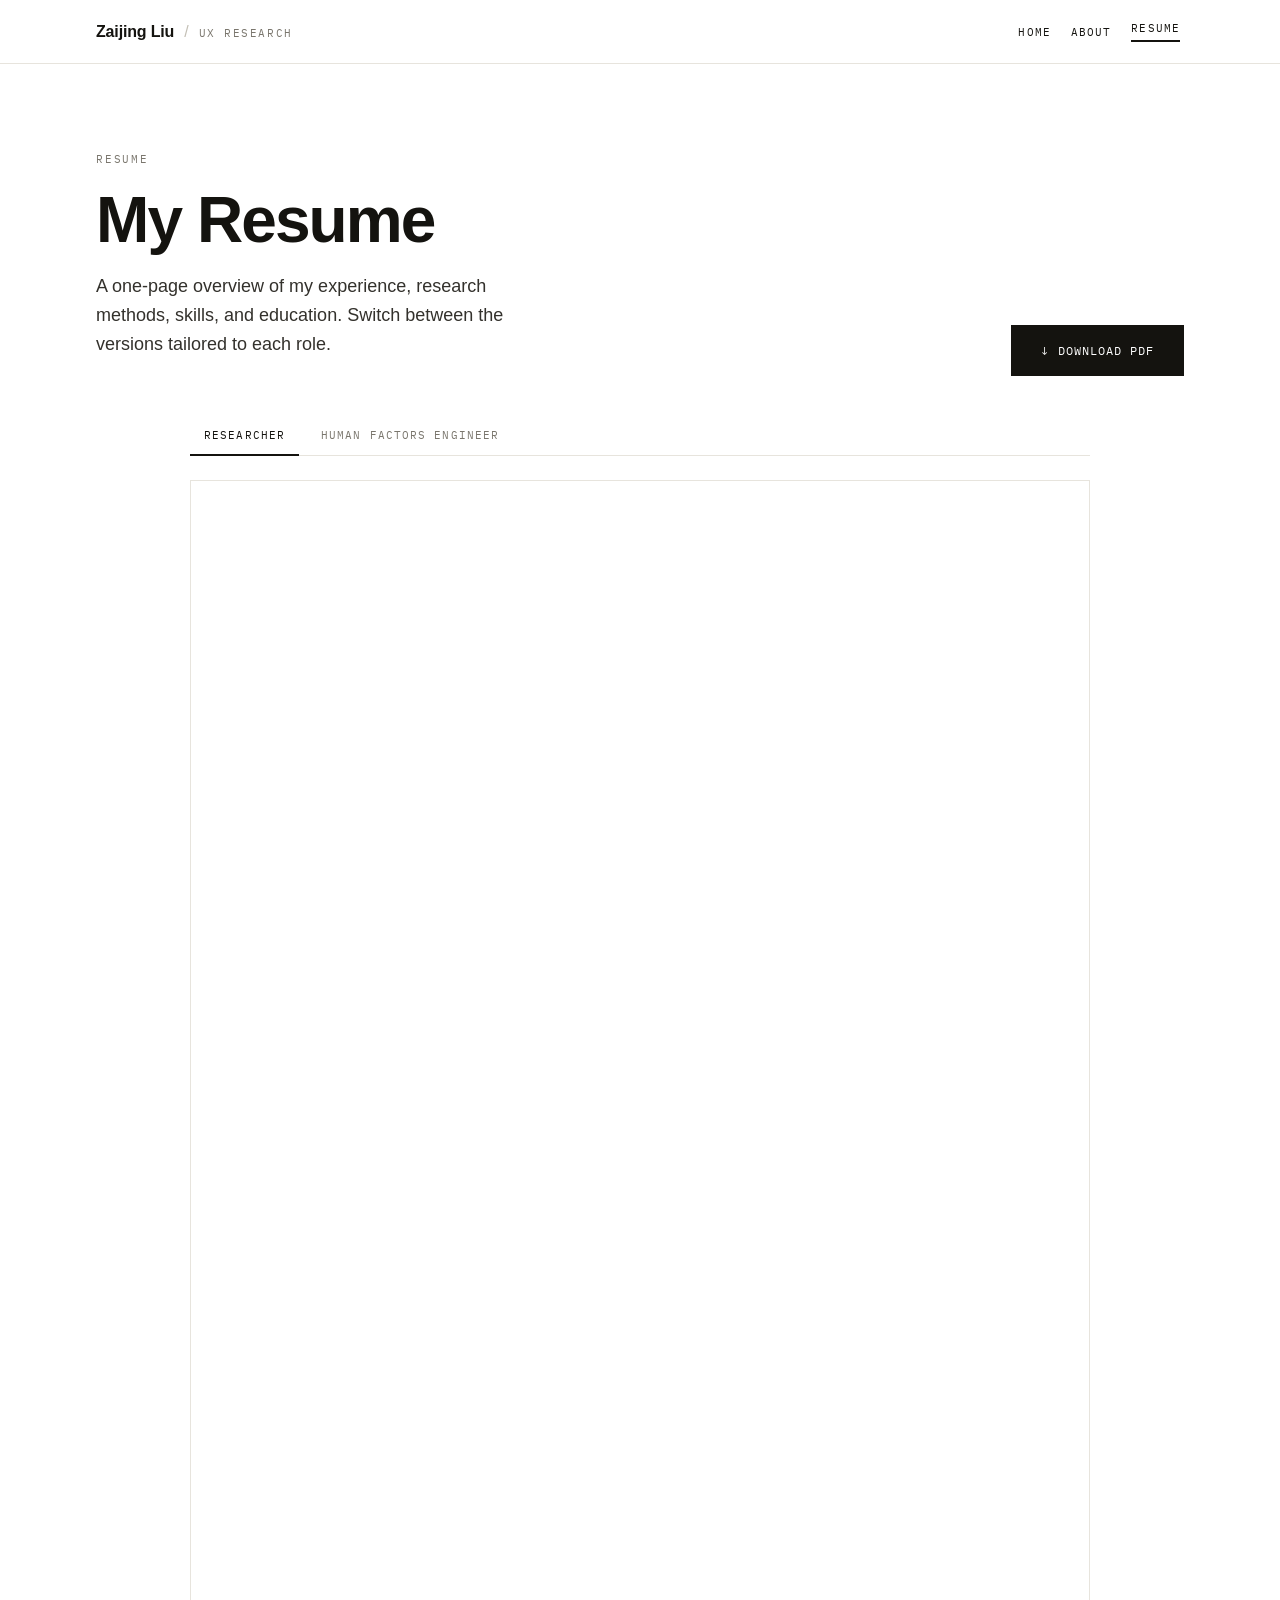
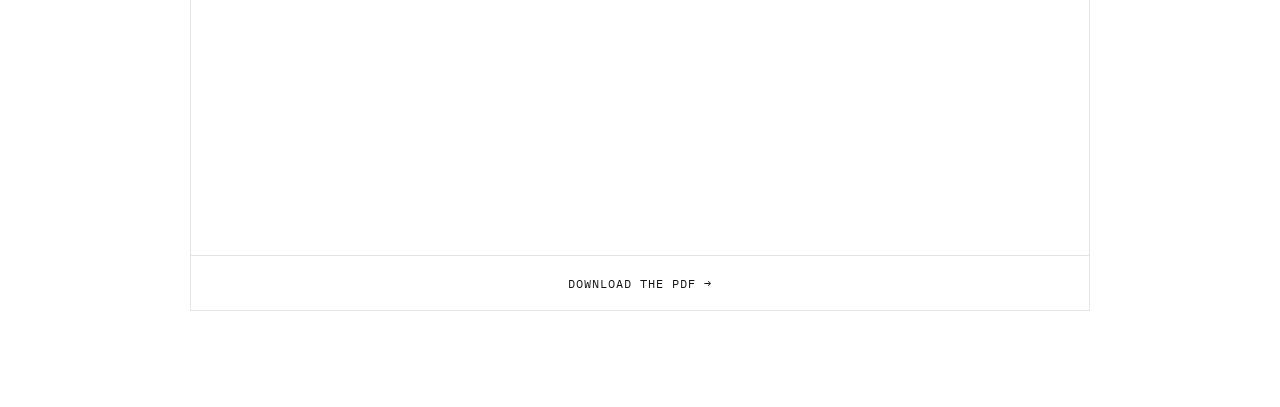
<file: resume.html>
<!DOCTYPE html>
<html lang="en">
<head>
  <meta charset="UTF-8">
  <meta name="viewport" content="width=device-width, initial-scale=1.0">
  <link rel="preconnect" href="https://fonts.googleapis.com">
  <link rel="preconnect" href="https://fonts.gstatic.com" crossorigin>
  <link href="https://fonts.googleapis.com/css2?family=IBM+Plex+Mono:wght@400;500&display=swap" rel="stylesheet">
  <link rel="stylesheet" href="styles.css">
  <title>Resume — Zaijing Liu</title>
</head>
<body>

  <!-- ============ TOP BAR ============ -->
  <header class="topbar">
    <div class="topbar__inner">
      <a class="brand" href="index.html">
        <span class="brand__name">Zaijing Liu</span>
        <span class="brand__sep">/</span>
        <span class="brand__role">UX Research</span>
      </a>
      <nav class="nav">
        <a class="nav__link" href="index.html">Home</a>
        <a class="nav__link" href="about.html">About</a>
        <a class="nav__link" href="resume.html">Resume<span class="bar"></span></a>
      </nav>
    </div>
  </header>

  <main class="wrap page">

    <section class="resume-head no-print">
      <div>
        <div class="eyebrow">Resume</div>
        <h1>My Resume</h1>
        <p>A one-page overview of my experience, research methods, skills, and education. Switch between the versions tailored to each role.</p>
      </div>
      <a class="btn btn--lg" id="resume-download" href="Researcher-Zaijing Liu Resume.pdf" download>
        <span>↓</span> Download PDF
      </a>
    </section>

    <!-- Tabs -->
    <div class="resume-tabs no-print" role="tablist" aria-label="Resume versions">
      <button class="resume-tab is-active" type="button" role="tab" aria-selected="true"
              data-pdf="Researcher-Zaijing Liu Resume.pdf">Researcher</button>
      <button class="resume-tab" type="button" role="tab" aria-selected="false"
              data-pdf="Human Factor Engineer-Zaijing Liu Resume.pdf">Human Factors Engineer</button>
    </div>

    <!-- Live PDF preview -->
    <div class="resume-sheet">
      <iframe id="resume-frame" src="Researcher-Zaijing Liu Resume.pdf#view=FitH&toolbar=0&navpanes=0" title="Zaijing Liu resume"></iframe>
      <div class="resume-sheet__foot no-print">
        <a id="resume-foot" href="Researcher-Zaijing Liu Resume.pdf" download>Download the PDF →</a>
      </div>
    </div>

  </main>

  <script>
    (function () {
      var tabs  = document.querySelectorAll('.resume-tab');
      var frame = document.getElementById('resume-frame');
      var dl    = document.getElementById('resume-download');
      var foot  = document.getElementById('resume-foot');

      function select(tab) {
        var pdf = tab.getAttribute('data-pdf');
        var href = encodeURI(pdf);
        frame.src = href + '#view=FitH&toolbar=0&navpanes=0';
        dl.href = href;
        foot.href = href;

        tabs.forEach(function (t) {
          var on = t === tab;
          t.classList.toggle('is-active', on);
          t.setAttribute('aria-selected', on ? 'true' : 'false');
        });
      }

      tabs.forEach(function (tab) {
        tab.addEventListener('click', function () { select(tab); });
      });
    })();
  </script>

</body>
</html>
</file>
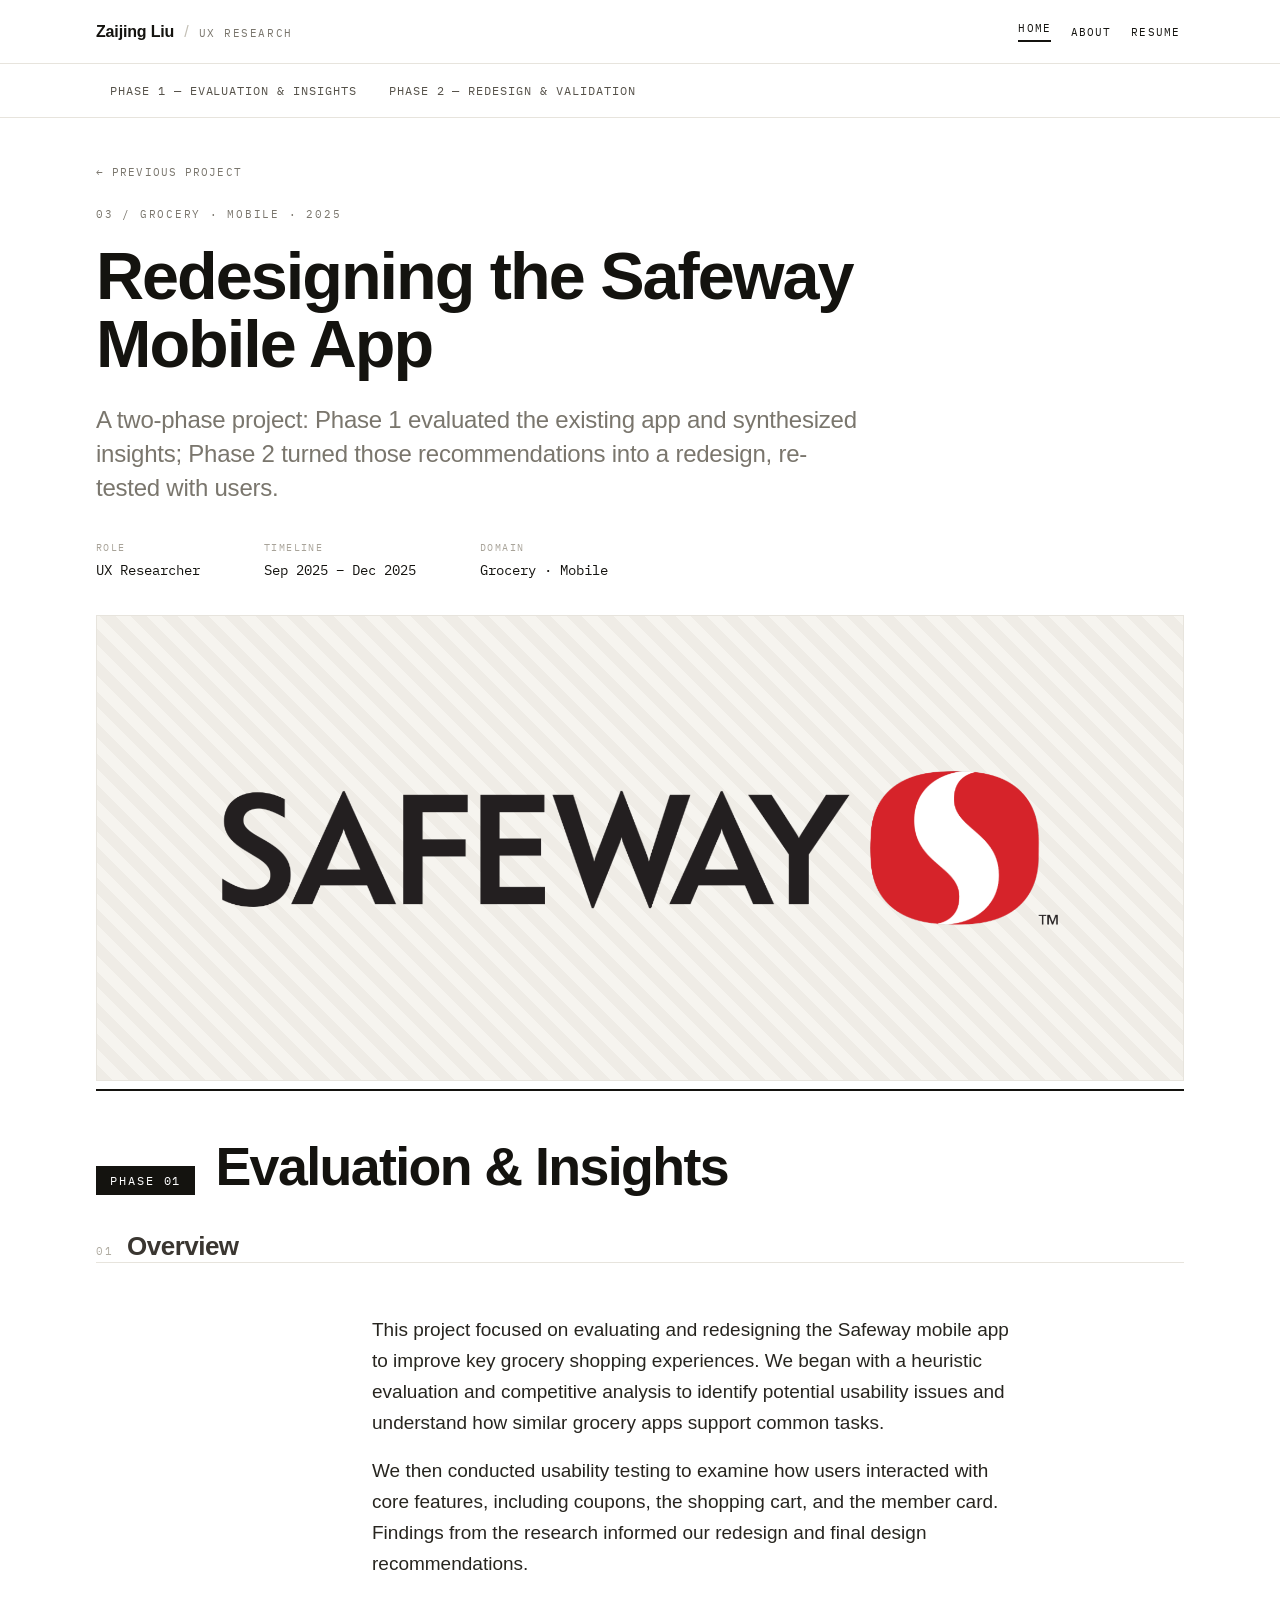
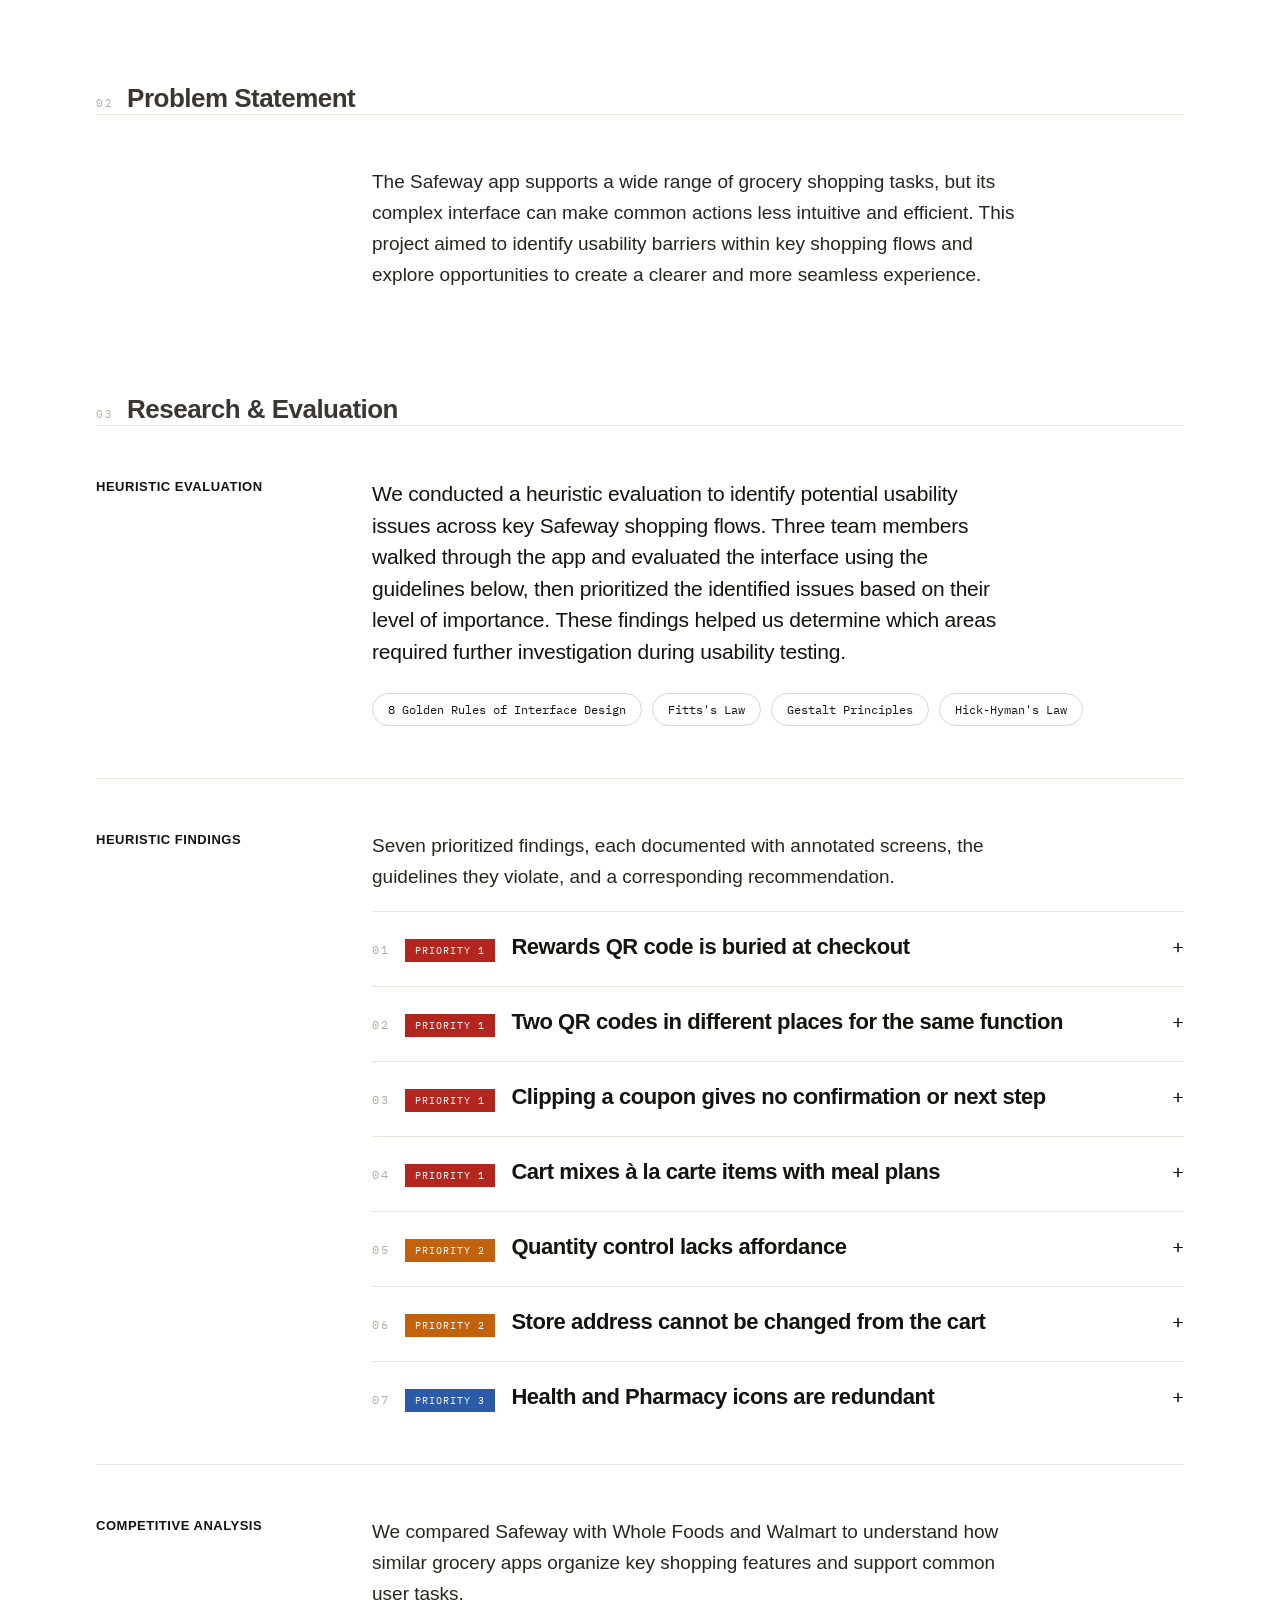
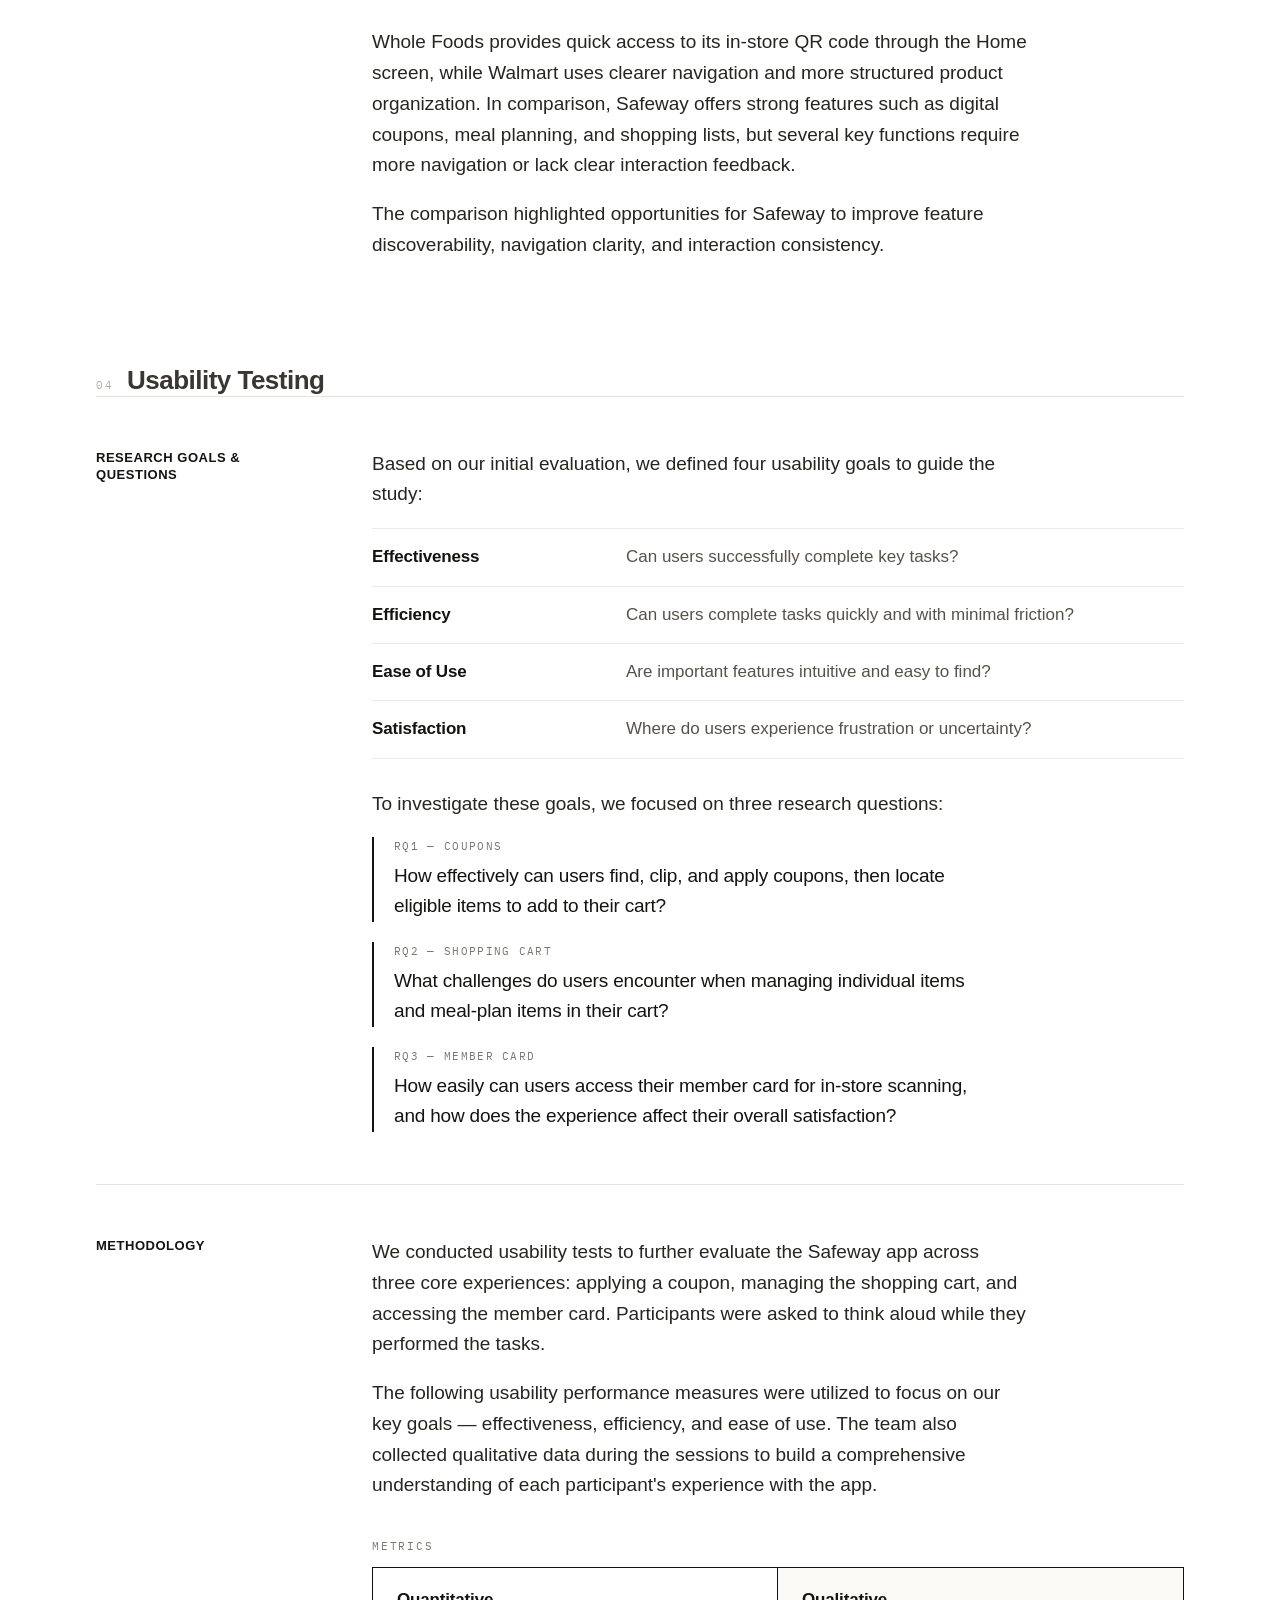
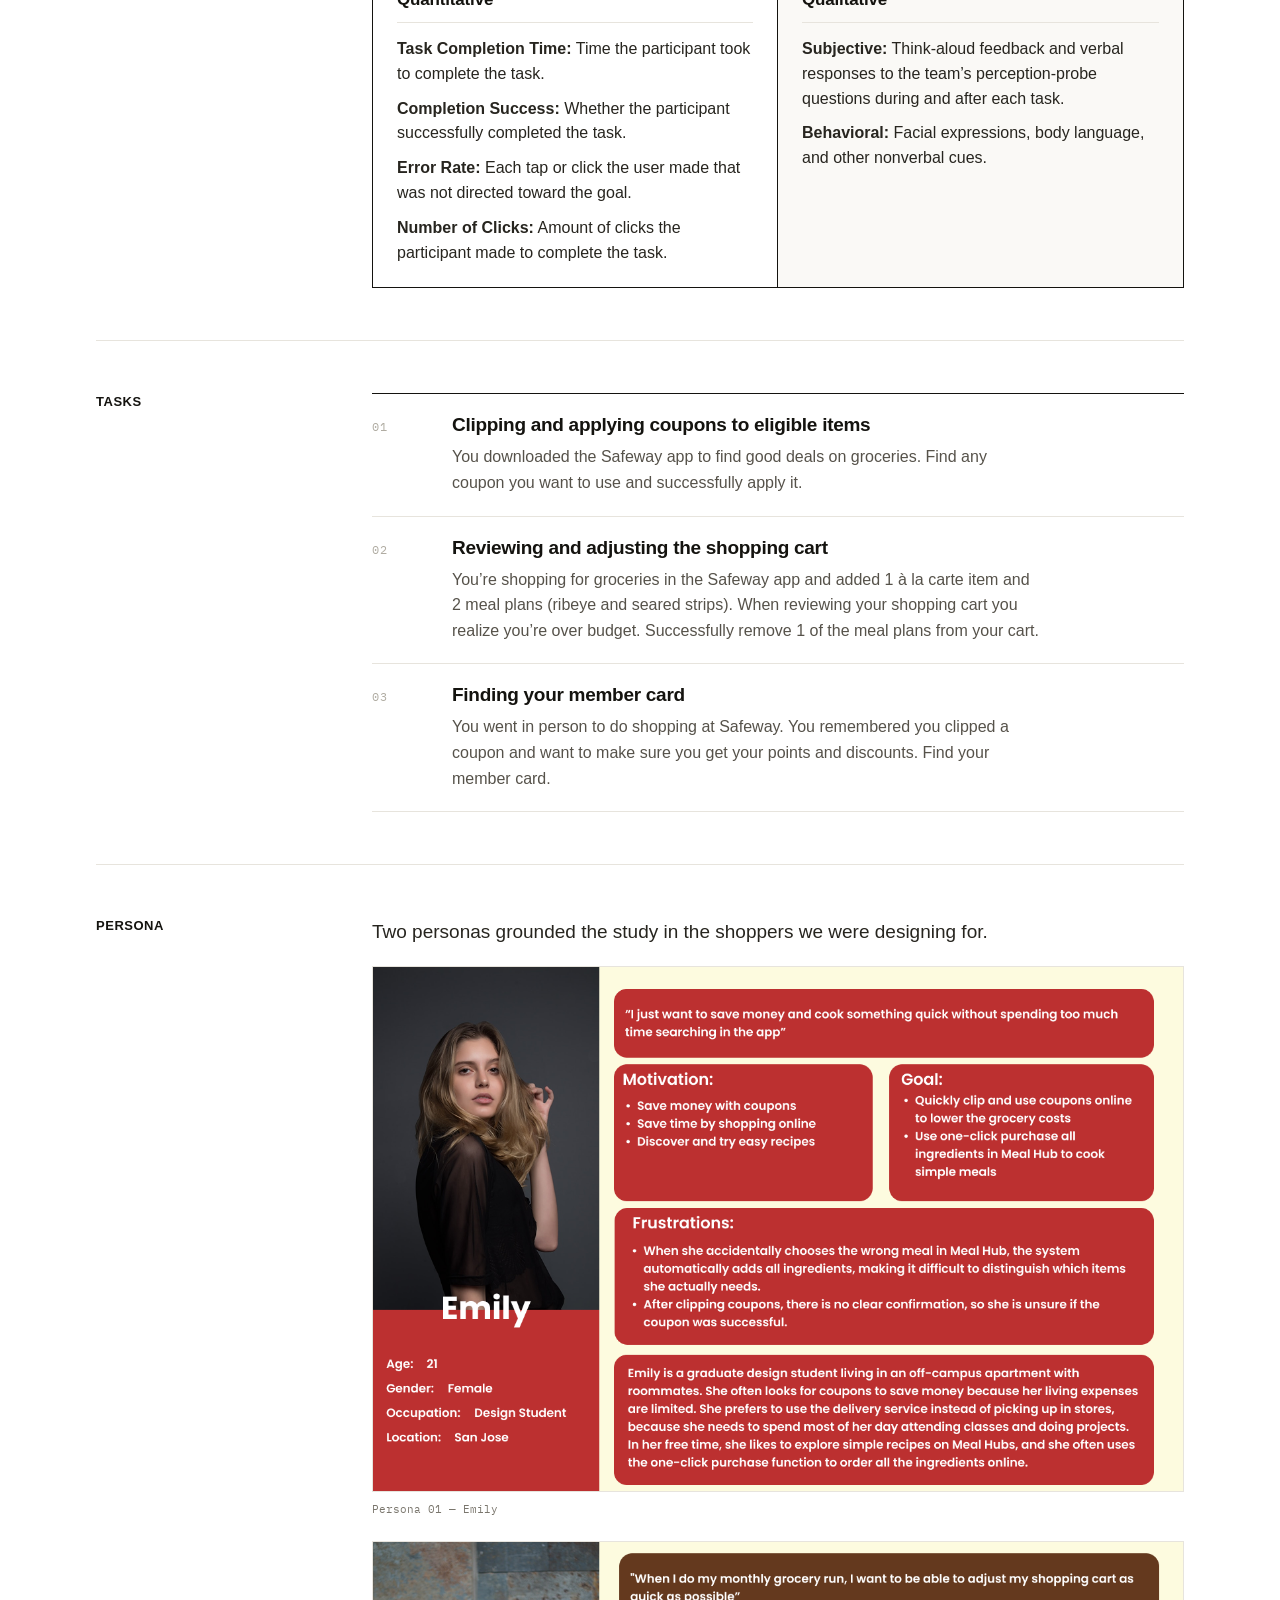
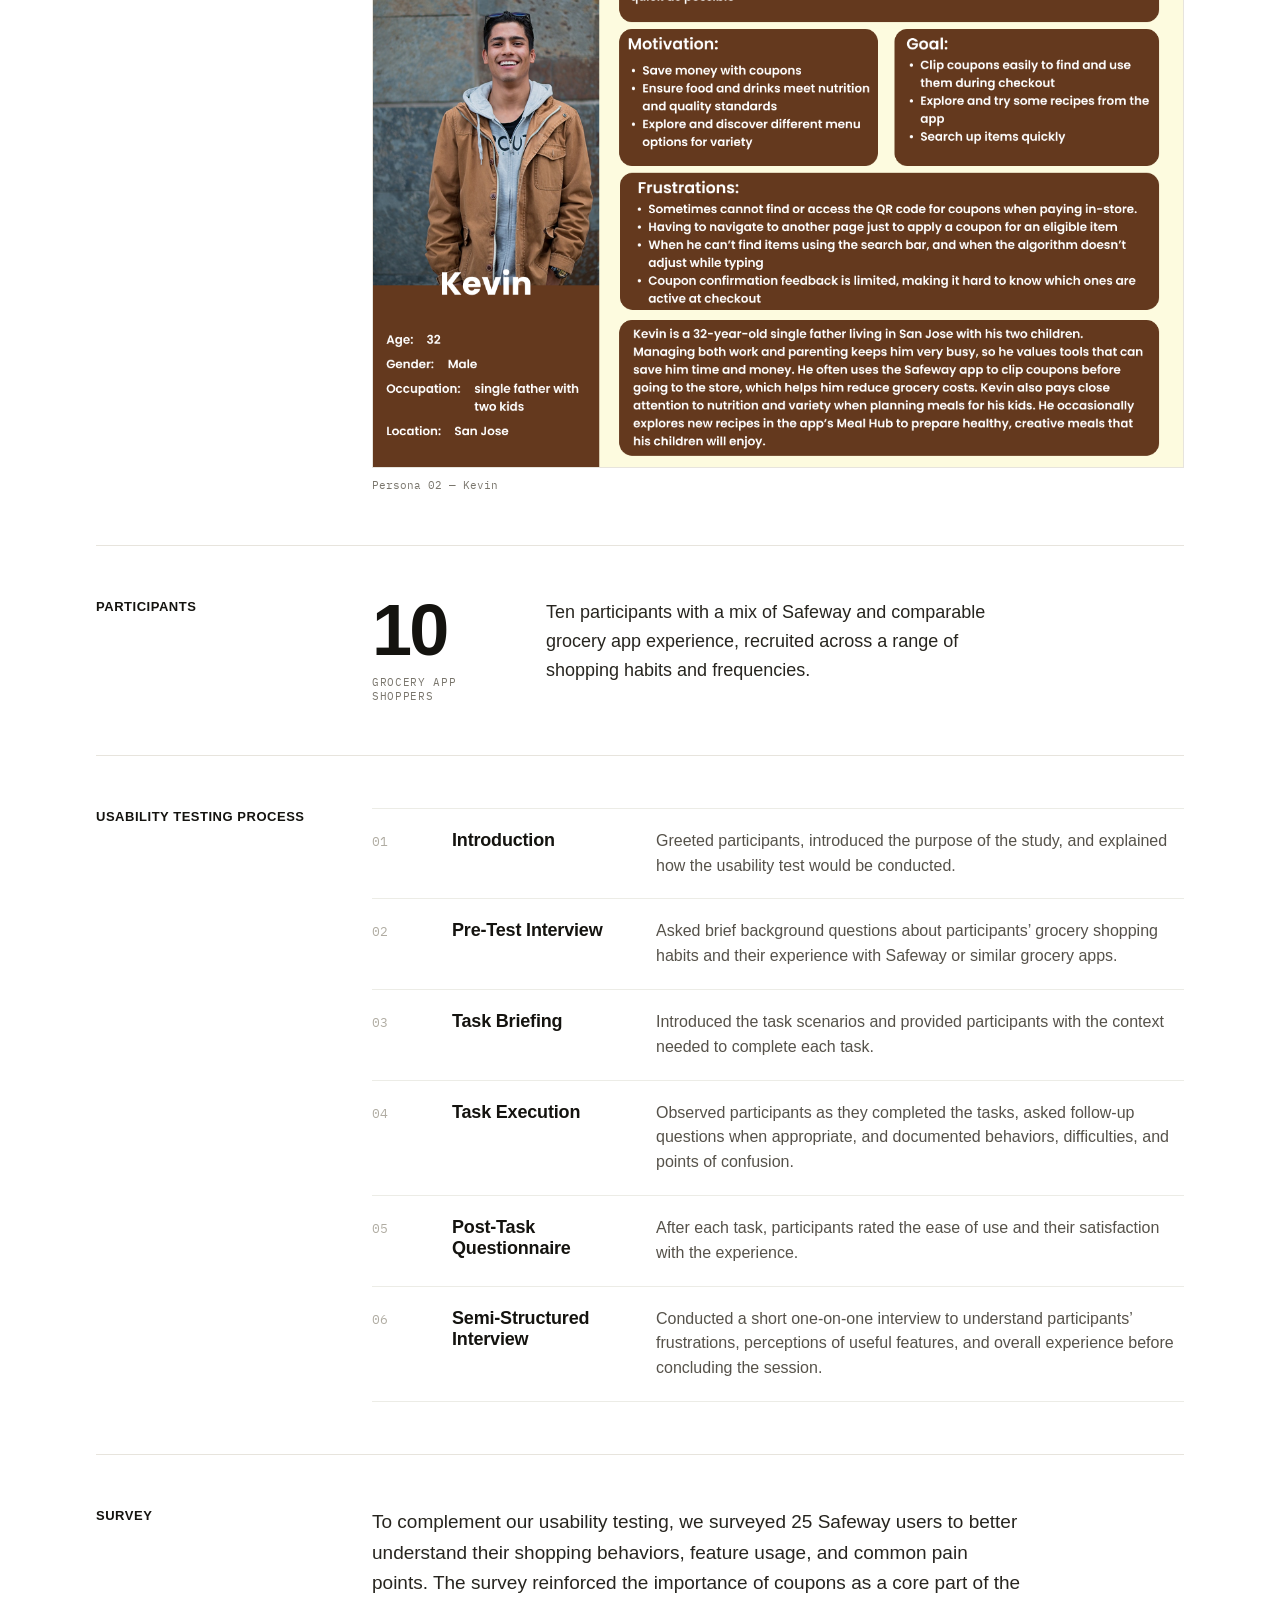
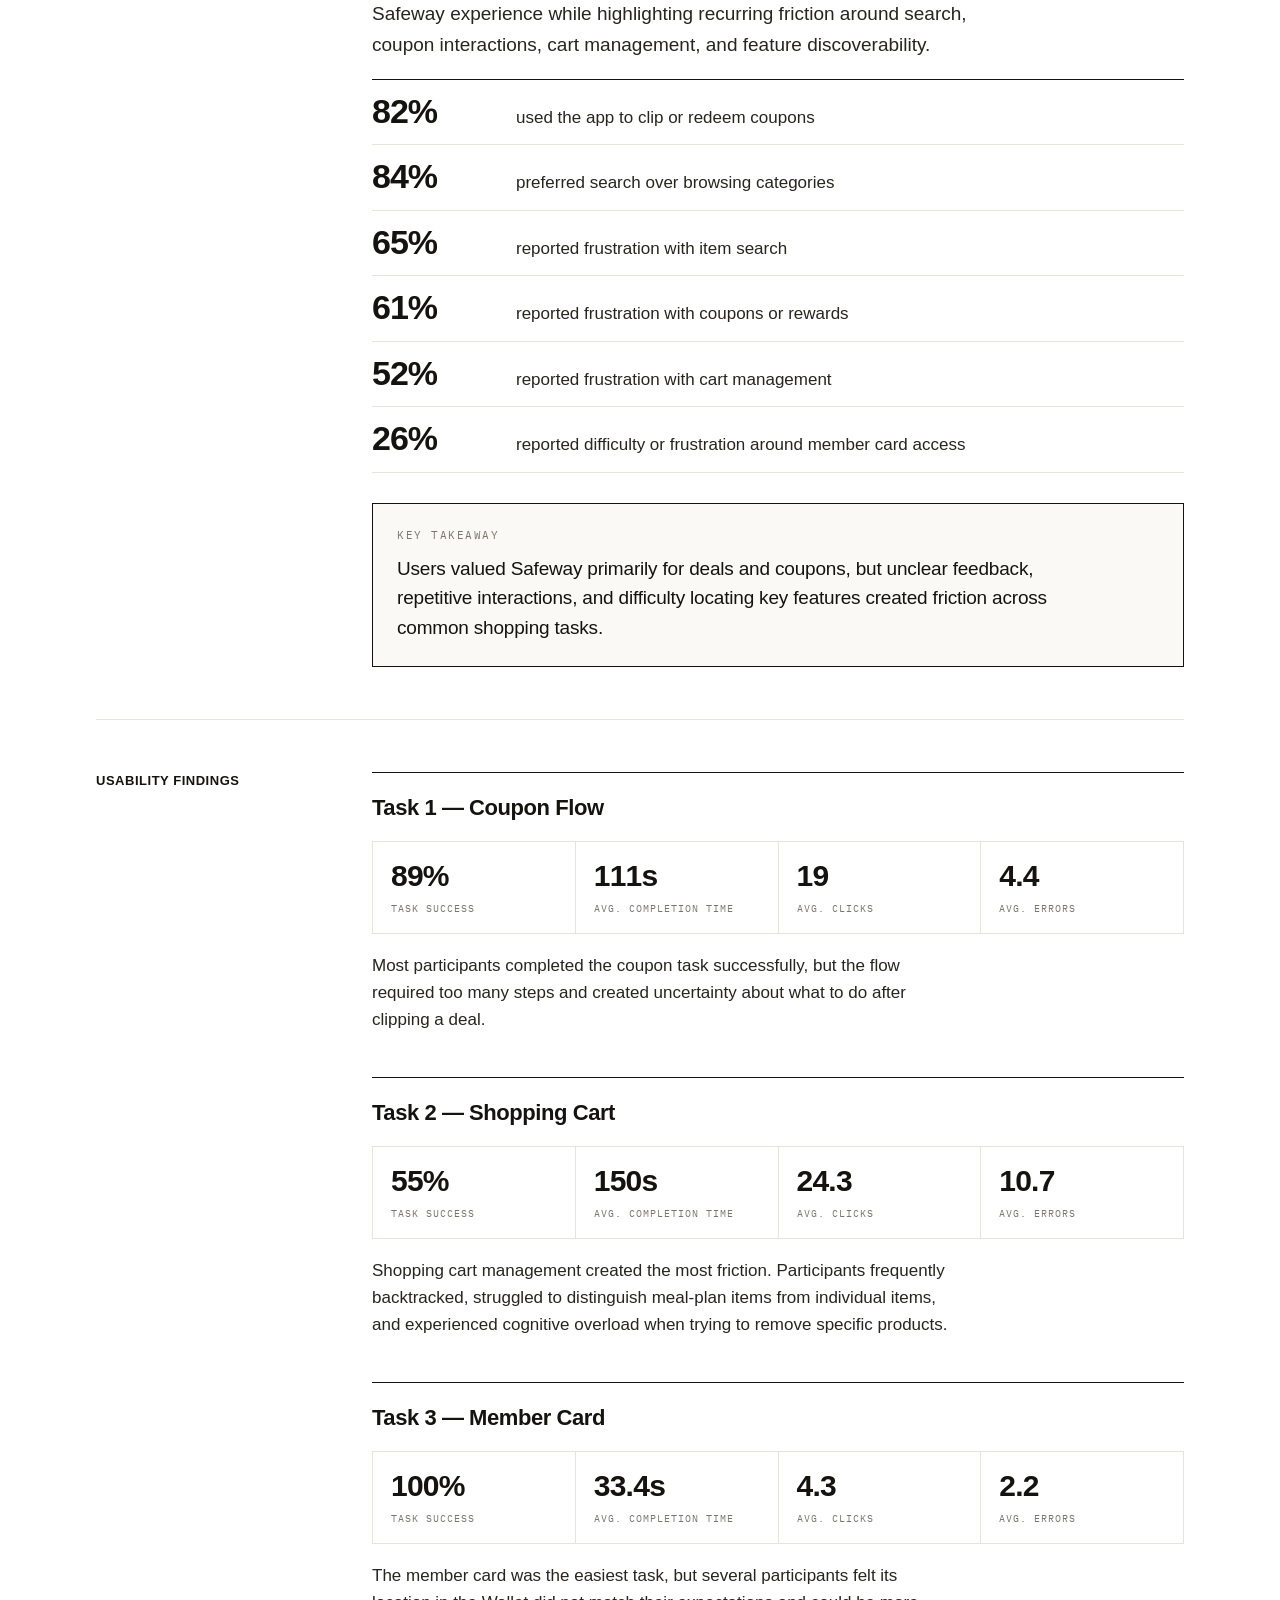
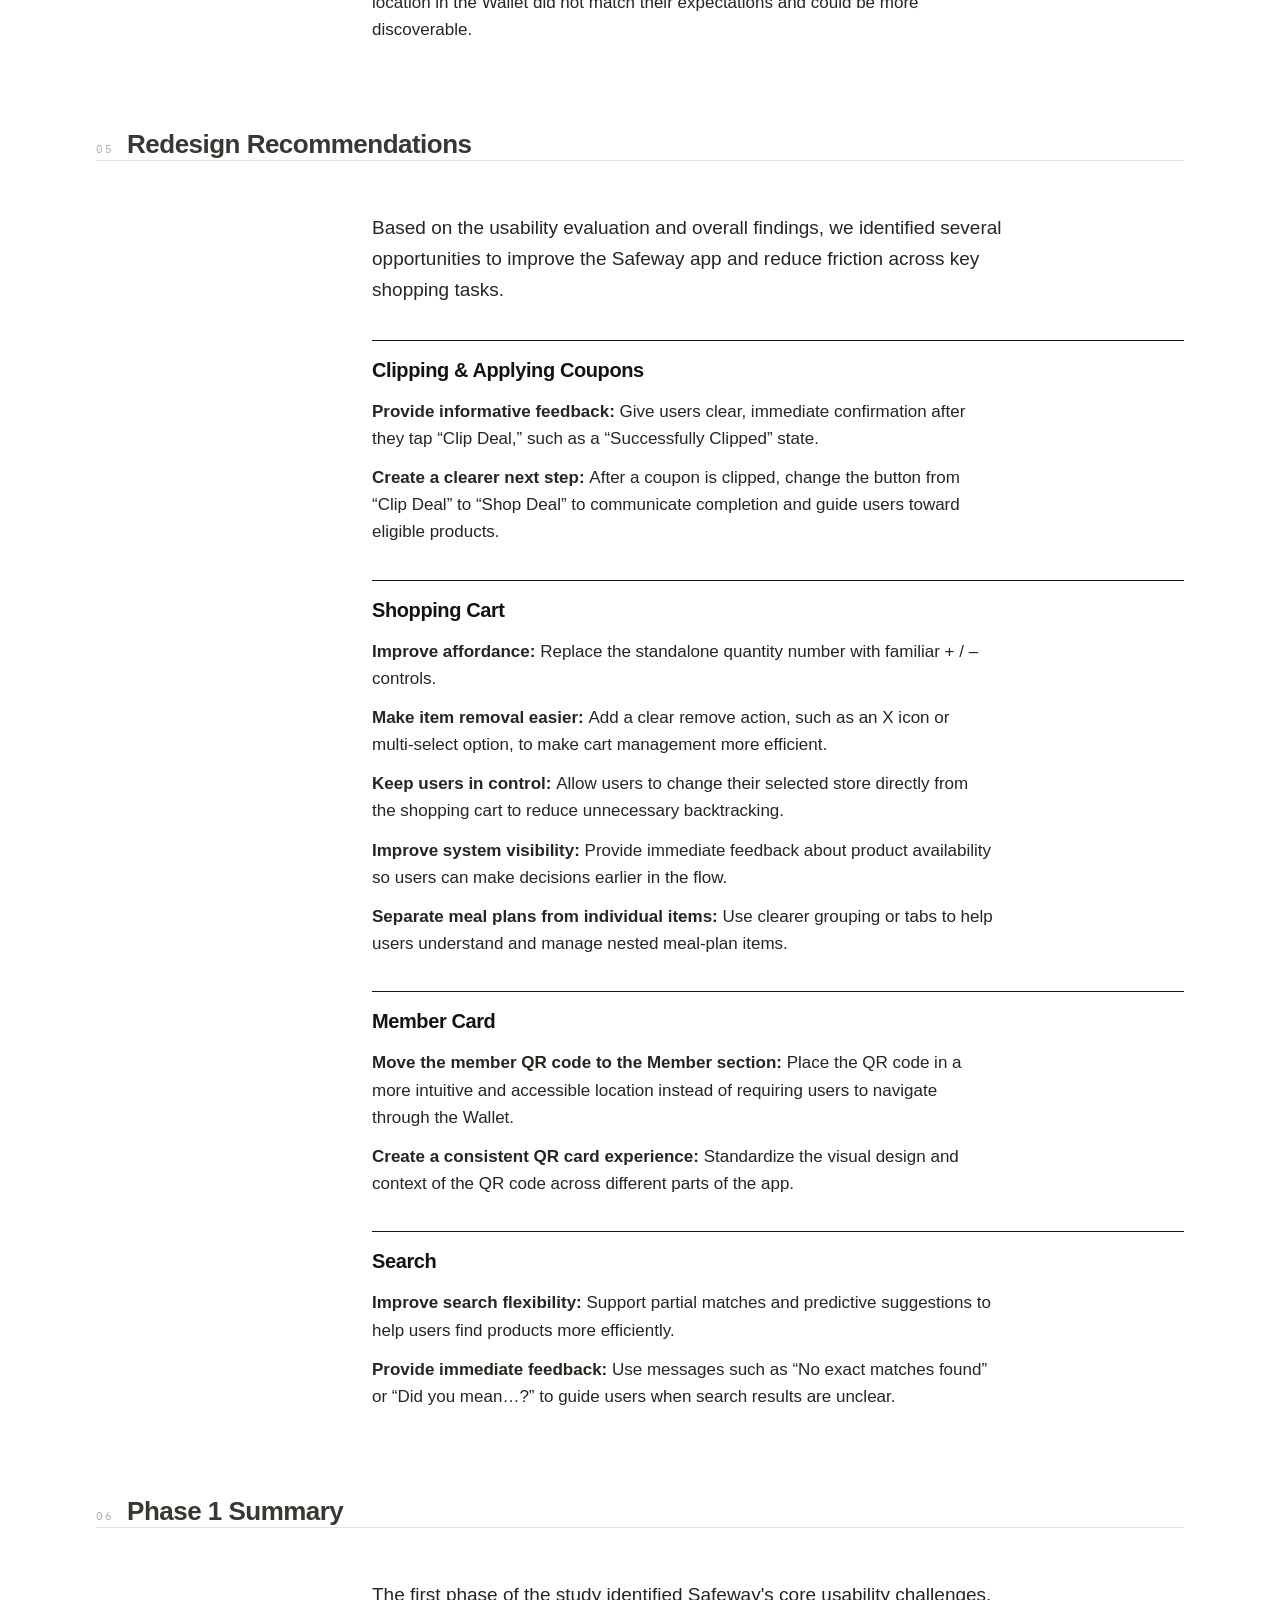
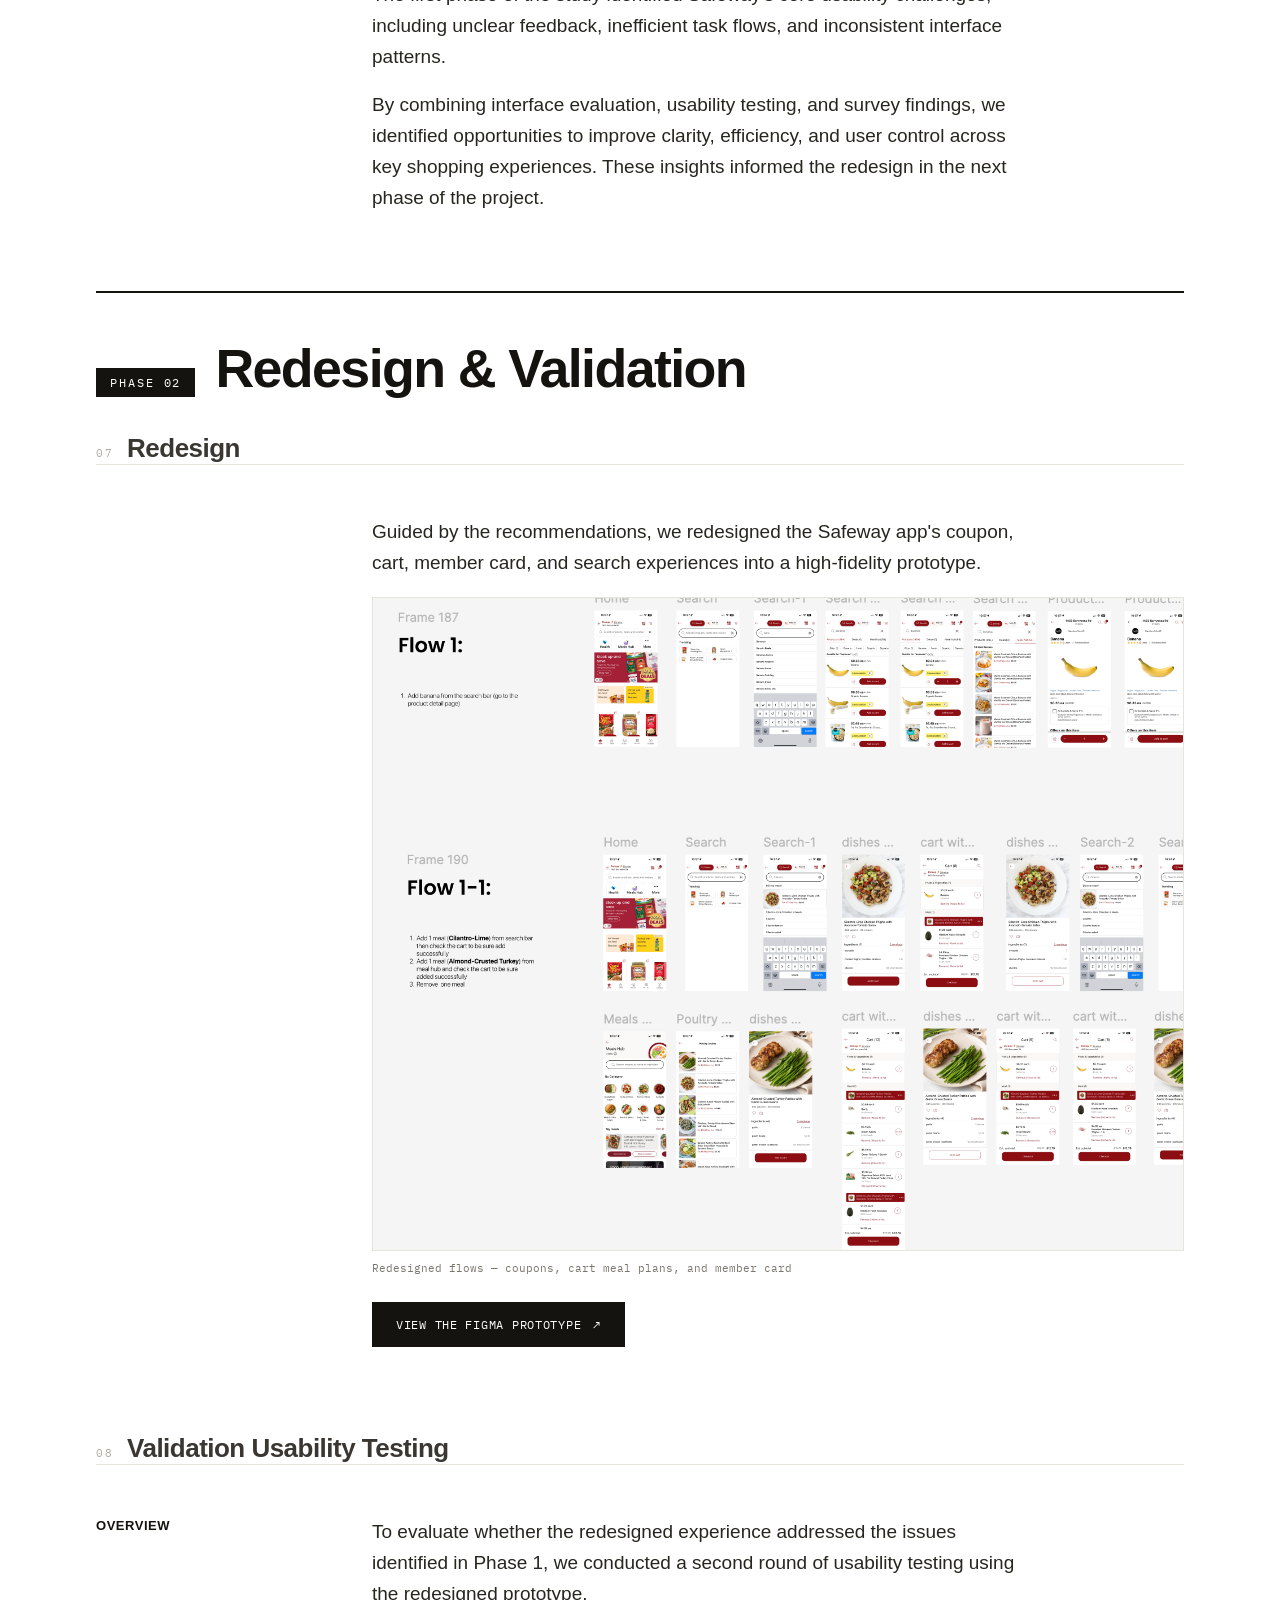
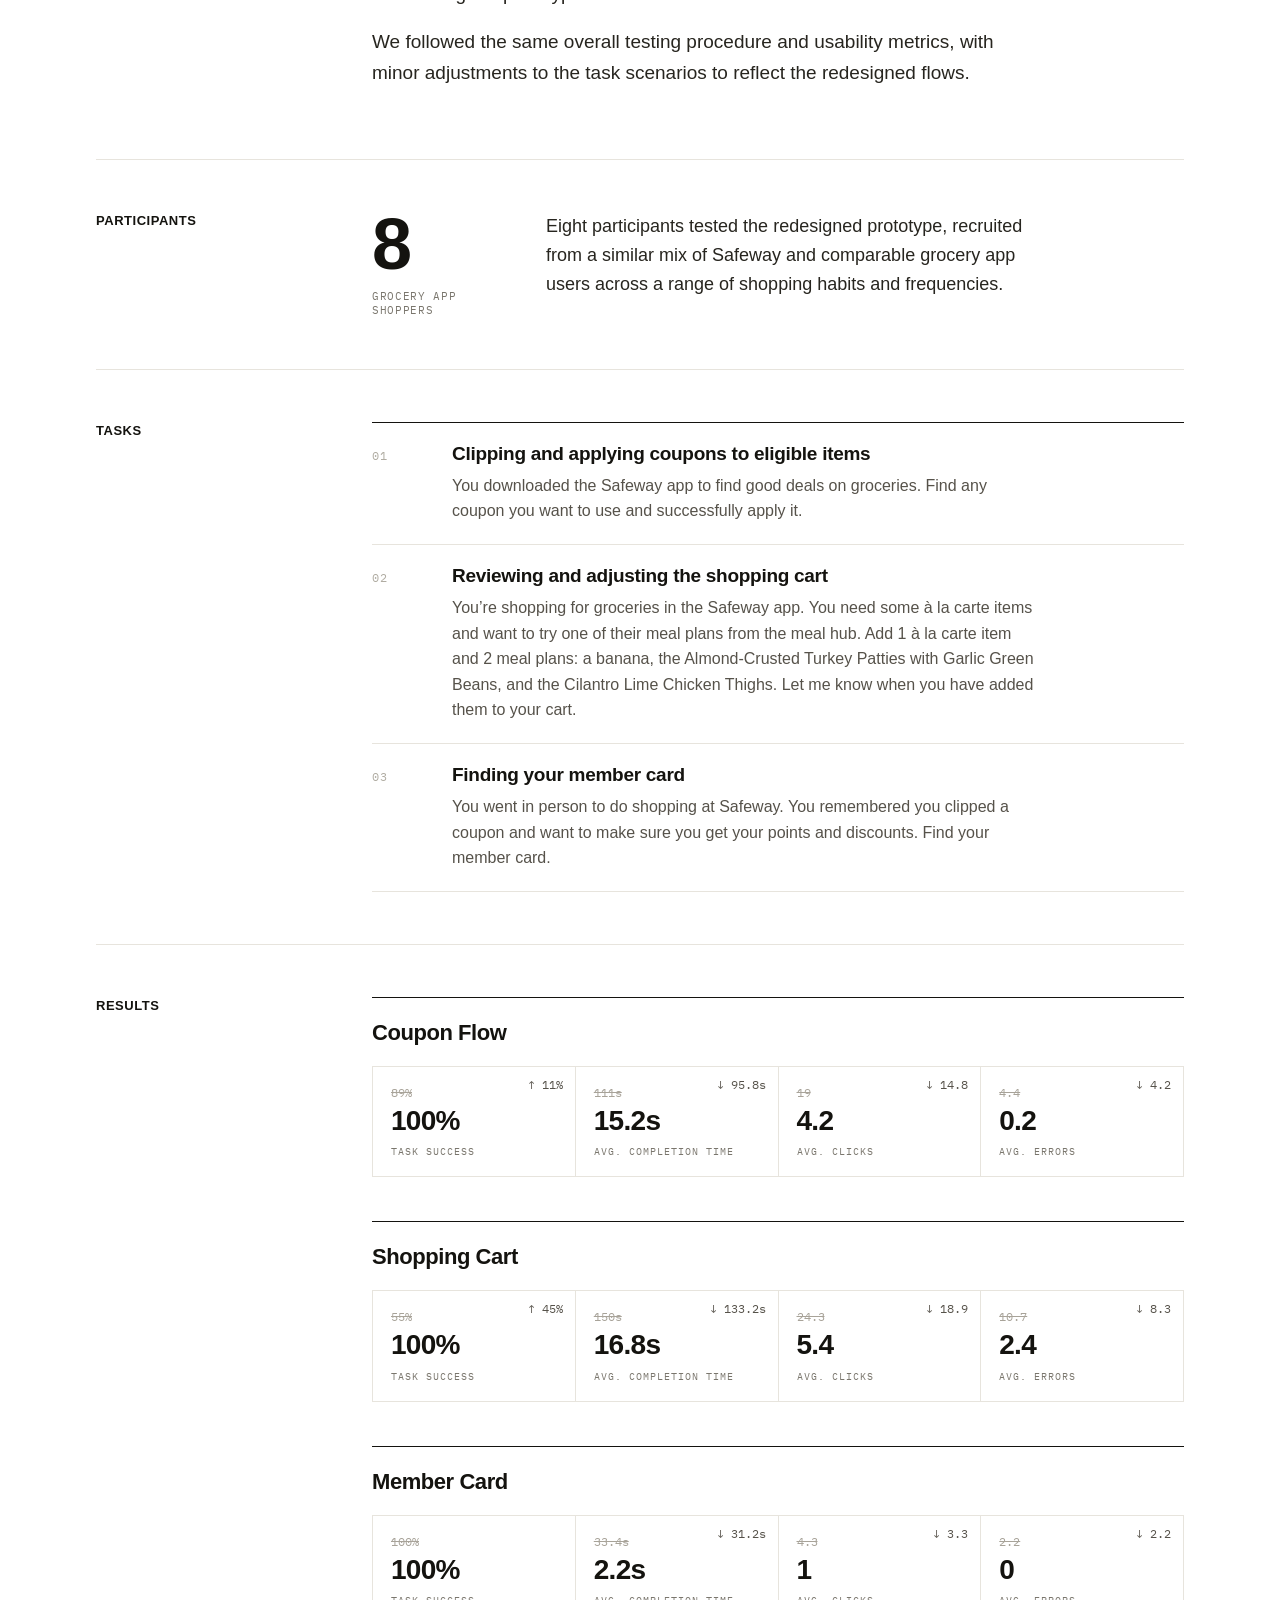
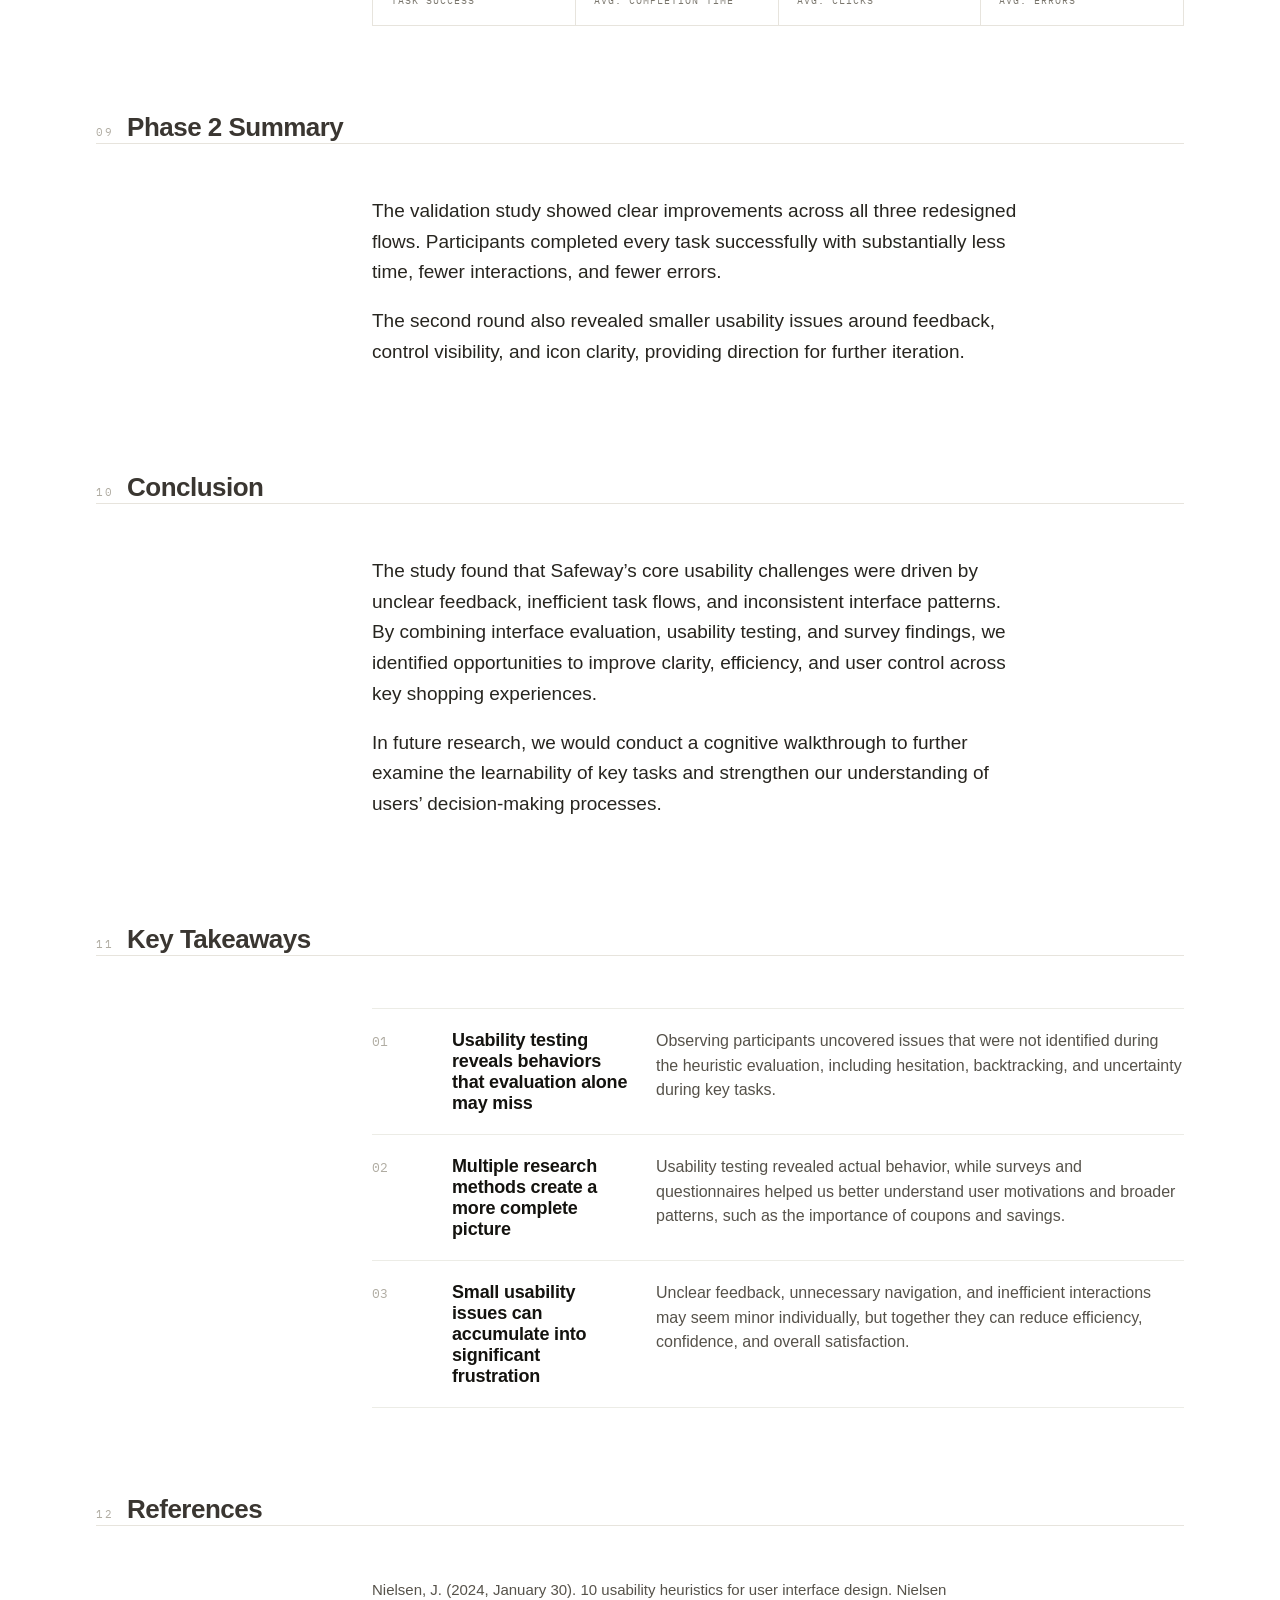
<file: safeway.html>
<!DOCTYPE html>
<html lang="en">
<head>
  <meta charset="UTF-8">
  <meta name="viewport" content="width=device-width, initial-scale=1.0">
  <link rel="preconnect" href="https://fonts.googleapis.com">
  <link rel="preconnect" href="https://fonts.gstatic.com" crossorigin>
  <link href="https://fonts.googleapis.com/css2?family=IBM+Plex+Mono:wght@400;500&display=swap" rel="stylesheet">
  <link rel="stylesheet" href="styles.css">
  <title>Redesigning the Safeway Mobile App — Zaijing Liu</title>
</head>
<body>

  <!-- ============ TOP BAR ============ -->
  <header class="topbar">
    <div class="topbar__inner">
      <a class="brand" href="index.html">
        <span class="brand__name">Zaijing Liu</span>
        <span class="brand__sep">/</span>
        <span class="brand__role">UX Research</span>
      </a>
      <nav class="nav">
        <a class="nav__link" href="index.html">Home<span class="bar"></span></a>
        <a class="nav__link" href="about.html">About</a>
        <a class="nav__link" href="resume.html">Resume</a>
      </nav>
    </div>
  </header>

  <!-- Section nav (two-phase project) -->
  <div class="toc no-print">
    <div class="toc__inner">
      <a href="#phase-research">Phase 1 — Evaluation &amp; Insights</a>
      <a href="#phase-design">Phase 2 — Redesign &amp; Validation</a>
    </div>
  </div>

  <main class="wrap page">

    <!-- Detail header -->
    <section class="detail-header">
      <a class="back" href="meetup.html"><span>←</span> Previous Project</a>
      <div class="eyebrow">03 / Grocery · Mobile · 2025</div>
      <h1>Redesigning the Safeway Mobile App</h1>
      <p class="tagline">A two-phase project: Phase 1 evaluated the existing app and synthesized insights; Phase 2 turned those recommendations into a redesign, re-tested with users.</p>
      <div class="facts">
        <div><div class="k">Role</div><div class="v">UX Researcher</div></div>
        <div><div class="k">Timeline</div><div class="v">Sep 2025 – Dec 2025</div></div>
        <div><div class="k">Domain</div><div class="v">Grocery · Mobile</div></div>
      </div>
    </section>

    <!-- Cover -->
    <div class="shot cover"><img src="images/sw-cover.png" alt="Safeway"></div>

    <!-- ============ PHASE 1 ============ -->
    <div class="phase" id="phase-research">
      <span class="phase__tag">Phase 01</span>
      <h2>Evaluation &amp; Insights</h2>
    </div>

    <!-- Overview -->
    <div class="subhead"><span class="subhead__idx">01</span><h3>Overview</h3></div>
    <section class="sec">
      <div class="sec__label"></div>
      <div class="sec__body">
        <p class="prose">This project focused on evaluating and redesigning the Safeway mobile app to improve key grocery shopping experiences. We began with a heuristic evaluation and competitive analysis to identify potential usability issues and understand how similar grocery apps support common tasks.</p>
        <p class="prose">We then conducted usability testing to examine how users interacted with core features, including coupons, the shopping cart, and the member card. Findings from the research informed our redesign and final design recommendations.</p>
      </div>
    </section>

    <!-- Problem Statement -->
    <div class="subhead"><span class="subhead__idx">02</span><h3>Problem Statement</h3></div>
    <section class="sec">
      <div class="sec__label"></div>
      <div class="sec__body">
        <p class="prose">The Safeway app supports a wide range of grocery shopping tasks, but its complex interface can make common actions less intuitive and efficient. This project aimed to identify usability barriers within key shopping flows and explore opportunities to create a clearer and more seamless experience.</p>
      </div>
    </section>

    <!-- Research & Evaluation -->
    <div class="subhead"><span class="subhead__idx">03</span><h3>Research &amp; Evaluation</h3></div>

    <section class="sec">
      <div class="sec__label">Heuristic Evaluation</div>
      <div class="sec__body">
        <p class="tags__summary">We conducted a heuristic evaluation to identify potential usability issues across key Safeway shopping flows. Three team members walked through the app and evaluated the interface using the guidelines below, then prioritized the identified issues based on their level of importance. These findings helped us determine which areas required further investigation during usability testing.</p>
        <div class="tags__set">
          <span class="tag">8 Golden Rules of Interface Design</span>
          <span class="tag">Fitts's Law</span>
          <span class="tag">Gestalt Principles</span>
          <span class="tag">Hick-Hyman's Law</span>
        </div>
      </div>
    </section>

    <section class="sec">
      <div class="sec__label">Heuristic Findings</div>
      <div class="sec__body">
        <p class="prose">Seven prioritized findings, each documented with annotated screens, the guidelines they violate, and a corresponding recommendation.</p>
        <div class="hf-list">

          <details class="hf">
            <summary class="hf__head">
              <span class="hf__n">01</span>
              <span class="hf__prio hf__prio--1">Priority 1</span>
              <span class="hf__title">Rewards QR code is buried at checkout</span>
              <span class="hf__sign"><span class="plus">+</span><span class="minus">−</span></span>
            </summary>
            <figure>
              <div class="shot figbox"><img src="images/sw-fig1.png" style="height:auto;" alt="Figure 1: Rewards QR code buried at checkout"></div>
              <figcaption>Figure 1</figcaption>
            </figure>
            <div class="hf__grid">
              <div class="hf__col hf__col--issue">
                <h4>Assessed Issue &amp; Guidelines / Principles Review</h4>
                <p>The rewards QR code to apply coupons for in-person purchases (Figure 1) is difficult to find. Users must dig into the app at checkout to ensure they receive their discounts and points. Couponing and rewards systems are a primary function of many grocery apps.</p>
                <div class="set">
                  <p><em>Violation of Fitts’ Law:</em> The UI element is small and placed at the bottom of the screen. Scanning rewards should be larger and quicker to access.</p>
                  <p><em>Strive for Consistency:</em> The app does not demonstrate consistency in making one of its primary features prominent, unlike its competitors.</p>
                  <p><em>Figure &amp; Ground:</em> The barcode is visually minimized at the bottom, so it does not appear to be the main object of attention.</p>
                </div>
              </div>
              <div class="hf__col hf__col--recs">
                <h4>Recommendations</h4>
                <div class="set">
                  <p>Make the rewards QR barcode more visually prominent so users can easily recognize and identify the feature.</p>
                  <p>Elevate its placement in the menu hierarchy to ensure quick access at checkout, reducing frustration, time on task, and unnecessary clicks.</p>
                </div>
              </div>
            </div>
          </details>

          <details class="hf">
            <summary class="hf__head">
              <span class="hf__n">02</span>
              <span class="hf__prio hf__prio--1">Priority 1</span>
              <span class="hf__title">Two QR codes in different places for the same function</span>
              <span class="hf__sign"><span class="plus">+</span><span class="minus">−</span></span>
            </summary>
            <figure>
              <div class="shot figbox"><img src="images/sw-fig2.png" style="height:auto;" alt="Figure 2: Two QR codes in different places for the same function"></div>
              <figcaption>Figure 2</figcaption>
            </figure>
            <div class="hf__grid">
              <div class="hf__col hf__col--issue">
                <h4>Assessed Issue &amp; Guidelines / Principles Review</h4>
                <p>This app displays two QR codes in multiple locations (Deal page and Wallet) but serves the same function, which is to apply coupons. The visual treatment and the contexts differ, which may confuse users into thinking they are separate features. (Figure 2)</p>
                <div class="set">
                  <p><em>Consistency:</em> This design violates the principle of consistency by displaying the member QR code on different pages with different visuals and contexts. Although both serve the same function, the inconsistent display makes users think they are different features, leading to confusion.</p>
                  <p><em>Reduce Short-Term Memory Load:</em> Users must remember at least one path to access this QR code. Instead of visually surfacing a direct entry point, this design increases memory demand. During checkout, users need a fast and stress-free way to access the QR code.</p>
                </div>
              </div>
              <div class="hf__col hf__col--recs">
                <h4>Recommendations</h4>
                <div class="set">
                  <p>Move the QR code from the Wallet to the Member page, so users can access it with fewer clicks and without switching between multiple pages.</p>
                  <p>Unify the visual design and context of the QR code across the app to ensure users clearly understand it is the same function.</p>
                </div>
              </div>
            </div>
          </details>

          <details class="hf">
            <summary class="hf__head">
              <span class="hf__n">03</span>
              <span class="hf__prio hf__prio--1">Priority 1</span>
              <span class="hf__title">Clipping a coupon gives no confirmation or next step</span>
              <span class="hf__sign"><span class="plus">+</span><span class="minus">−</span></span>
            </summary>
            <figure>
              <div class="shot figbox"><img src="images/sw-fig3.png" style="height:auto;" alt="Figure 3: Clipping a coupon gives no confirmation or next step"></div>
              <figcaption>Figure 3</figcaption>
            </figure>
            <div class="hf__grid">
              <div class="hf__col hf__col--issue">
                <h4>Assessed Issue &amp; Guidelines / Principles Review</h4>
                <p>When users clip coupons, the process creates uncertainty and confusion, disrupting their shopping experience (Figure 3). The system does not provide clear feedback to confirm that a coupon has been successfully added.</p>
                <div class="set">
                  <p><em>Offer Informative Feedback:</em> The interface fails to notify users when their action is completed, leaving them unsure if the coupon was clipped.</p>
                  <p><em>Recognition Rather than Recall:</em> Users must remember how many coupons they had clipped before in order to notice the counter update. Without explicit confirmation, they cannot easily recognize that the action was successful.</p>
                  <p><em>Design Dialogs to Yield Closure:</em> Clipping a coupon is only the first step in obtaining discounts, yet the system provides no guidance or sense of completion to help users understand what comes next.</p>
                </div>
              </div>
              <div class="hf__col hf__col--recs">
                <h4>Recommendations</h4>
                <div class="set">
                  <p>Provide clear, immediate feedback when users tap “Clip Deal” by displaying a confirmation state.</p>
                  <p>Surface a contextual next step to guide users through the couponing process.</p>
                </div>
              </div>
            </div>
          </details>

          <details class="hf">
            <summary class="hf__head">
              <span class="hf__n">04</span>
              <span class="hf__prio hf__prio--1">Priority 1</span>
              <span class="hf__title">Cart mixes à la carte items with meal plans</span>
              <span class="hf__sign"><span class="plus">+</span><span class="minus">−</span></span>
            </summary>
            <figure>
              <div class="shot figbox"><img src="images/sw-fig4.png" style="height:auto;" alt="Figure 4: Cart mixes à la carte items with meal plans"></div>
              <figcaption>Figure 4</figcaption>
            </figure>
            <div class="hf__grid">
              <div class="hf__col hf__col--issue">
                <h4>Assessed Issue &amp; Guidelines / Principles Review</h4>
                <p>Identifying items in the shopping cart increases cognitive load and frustration for users when they add both à la carte items and meal plans (Figure 4).</p>
                <div class="set">
                  <p><em>Reduce Short-Term Memory Load:</em> The design forces users to hold in memory which ingredients belong to which meal, instead of showing it visually. This is especially problematic when some plans include 8+ ingredients, exceeding the limits of short-term memory.</p>
                  <p><em>Gestalt Principle of Proximity:</em> The cart groups items by type (grains, fruits &amp; veggies, meats), which misrepresents the mapping users expect. Based on their previous actions, users anticipate seeing items grouped by à la carte selections or by meal plan.</p>
                  <p><em>Error Prevention &amp; Flexibility and Efficiency of Use:</em> Users may accidentally remove the wrong item from a meal plan or à la carte selection due to the confusing organization. There is also no efficient way to manage meal plans within the cart; users must backtrack to identify items manually or restart the entire process.</p>
                </div>
              </div>
              <div class="hf__col hf__col--recs">
                <h4>Recommendations</h4>
                <div class="set">
                  <p>Introduce a tabbed view that allows users to toggle between à la carte items and meal plans. This layered organization preserves the existing grouping by type while adding a higher-level distinction that aligns with user expectations.</p>
                  <p>By surfacing meal plans as clear groupings, users can more easily manage, review, or remove items without unnecessary cognitive load.</p>
                </div>
              </div>
            </div>
          </details>

          <details class="hf">
            <summary class="hf__head">
              <span class="hf__n">05</span>
              <span class="hf__prio hf__prio--2">Priority 2</span>
              <span class="hf__title">Quantity control lacks affordance</span>
              <span class="hf__sign"><span class="plus">+</span><span class="minus">−</span></span>
            </summary>
            <figure>
              <div class="shot figbox"><img src="images/sw-fig5.png" style="height:auto;" alt="Figure 5: Quantity control lacks affordance"></div>
              <figcaption>Figure 5</figcaption>
            </figure>
            <div class="hf__grid">
              <div class="hf__col hf__col--issue">
                <h4>Assessed Issue &amp; Guidelines / Principles Review</h4>
                <p>The quantity adjustment control (Figure 5) is represented only by a numeral, which lacks clear affordance.</p>
                <div class="set">
                  <p><em>8 Golden Rules of Interface Design:</em> Strive for Consistency is violated by failing to follow standard UI patterns for quantity adjustment. Prevent Errors is also violated, as the remove button is placed very close to the quantity control, increasing the risk of accidental item deletion.</p>
                  <p><em>Gestalt Principle of Proximity:</em> The placement of the remove button directly beneath the quantity control visually groups them, implying a functional relationship that does not exist and potentially misleading users.</p>
                </div>
              </div>
              <div class="hf__col hf__col--recs">
                <h4>Recommendations</h4>
                <div class="set">
                  <p>Replace the standalone numeral with clear quantity adjustment controls, such as + / – buttons, to align with established interaction patterns and affordances.</p>
                  <p>Integrate an X icon for item removal or a checkbox to support multi-item deletion. This reduces ambiguity, prevents errors, and creates a more intuitive and efficient cart management experience.</p>
                </div>
              </div>
            </div>
          </details>

          <details class="hf">
            <summary class="hf__head">
              <span class="hf__n">06</span>
              <span class="hf__prio hf__prio--2">Priority 2</span>
              <span class="hf__title">Store address cannot be changed from the cart</span>
              <span class="hf__sign"><span class="plus">+</span><span class="minus">−</span></span>
            </summary>
            <figure>
              <div class="shot figbox"><img src="images/sw-fig6.png" style="height:auto;" alt="Figure 6: Store address cannot be changed from the cart"></div>
              <figcaption>Figure 6</figcaption>
            </figure>
            <div class="hf__grid">
              <div class="hf__col hf__col--issue">
                <h4>Assessed Issue &amp; Guidelines / Principles Review</h4>
                <p>Users cannot change the store address directly from the shopping cart. Clicking the address redirects them to the home screen, forcing them to adjust the address there and then navigate back to the checkout (Figure 6). This workflow inefficiency violates several of Nielsen’s heuristics and one of the golden rules.</p>
                <div class="set">
                  <p><em>User Control &amp; Freedom:</em> Users are unable to change the store address directly in the cart view, so they are forced to leave the checkout flow, adding unnecessary steps.</p>
                  <p><em>Flexibility &amp; Efficiency of Use:</em> Changing store location is a common action in a shopping experience. Instead of having the functionality accessible at any moment, users have to backtrack to proceed with the action.</p>
                  <p><em>Cater to Universal Usability:</em> The system fails to design for a wide range of users. Shoppers who are new or under time constraints will become frustrated and possibly abandon their shopping goal at checkout.</p>
                </div>
              </div>
              <div class="hf__col hf__col--recs">
                <h4>Recommendations</h4>
                <div class="set">
                  <p>Enable users to update their store location directly within key points of the checkout flow. Providing in-context address controls ensures a seamless shopping experience, reduces unnecessary navigation, and supports task completion without disruptions.</p>
                </div>
              </div>
            </div>
          </details>

          <details class="hf">
            <summary class="hf__head">
              <span class="hf__n">07</span>
              <span class="hf__prio hf__prio--3">Priority 3</span>
              <span class="hf__title">Health and Pharmacy icons are redundant</span>
              <span class="hf__sign"><span class="plus">+</span><span class="minus">−</span></span>
            </summary>
            <figure>
              <div class="shot figbox"><img src="images/sw-fig7.png" style="height:auto;" alt="Figure 7: Health and Pharmacy icons are redundant"></div>
              <figcaption>Figure 7</figcaption>
            </figure>
            <div class="hf__grid">
              <div class="hf__col hf__col--issue">
                <h4>Assessed Issue &amp; Guidelines / Principles Review</h4>
                <p>The Health and Pharmacy icons (Figure 7) are redundant, as they lead users to the same destination, differing only by a tab.</p>
                <div class="set">
                  <p><em>Violation of Consistency &amp; Standards:</em> Users expect different functionalities from different icons. Having Health and Pharmacy direct to the same page creates confusion and breaks consistency.</p>
                  <p><em>Aesthetic and Minimalist Design:</em> Redundant entry points increase complexity and add unnecessary clutter to the interface.</p>
                  <p><em>Similarity:</em> Users naturally group elements they perceive as alike. Here, the icons break expectations by presenting visual differences that do not correspond to functional differences.</p>
                </div>
              </div>
              <div class="hf__col hf__col--recs">
                <h4>Recommendations</h4>
                <div class="set">
                  <p>Consolidate the functionality into a single icon and relabel it as Wellness, creating a unified entry point that clearly represents both pharmacy and health services.</p>
                </div>
              </div>
            </div>
          </details>

        </div>
      </div>
    </section>

    <section class="sec">
      <div class="sec__label">Competitive Analysis</div>
      <div class="sec__body">
        <p class="prose">We compared Safeway with Whole Foods and Walmart to understand how similar grocery apps organize key shopping features and support common user tasks.</p>
        <p class="prose">Whole Foods provides quick access to its in-store QR code through the Home screen, while Walmart uses clearer navigation and more structured product organization. In comparison, Safeway offers strong features such as digital coupons, meal planning, and shopping lists, but several key functions require more navigation or lack clear interaction feedback.</p>
        <p class="prose">The comparison highlighted opportunities for Safeway to improve feature discoverability, navigation clarity, and interaction consistency.</p>
      </div>
    </section>

    <!-- Usability Testing -->
    <div class="subhead"><span class="subhead__idx">04</span><h3>Usability Testing</h3></div>

    <section class="sec">
      <div class="sec__label">Research Goals &amp; Questions</div>
      <div class="sec__body">
        <p class="prose">Based on our initial evaluation, we defined four usability goals to guide the study:</p>
        <div class="goals">
          <div class="goals__row"><span class="goals__name">Effectiveness</span><span class="goals__text">Can users successfully complete key tasks?</span></div>
          <div class="goals__row"><span class="goals__name">Efficiency</span><span class="goals__text">Can users complete tasks quickly and with minimal friction?</span></div>
          <div class="goals__row"><span class="goals__name">Ease of Use</span><span class="goals__text">Are important features intuitive and easy to find?</span></div>
          <div class="goals__row"><span class="goals__name">Satisfaction</span><span class="goals__text">Where do users experience frustration or uncertainty?</span></div>
        </div>
        <p class="prose" style="margin-top:30px;">To investigate these goals, we focused on three research questions:</p>
        <div class="rqs">
          <div class="rq"><div class="rq__label">RQ1 — Coupons</div><p class="rq__text">How effectively can users find, clip, and apply coupons, then locate eligible items to add to their cart?</p></div>
          <div class="rq"><div class="rq__label">RQ2 — Shopping Cart</div><p class="rq__text">What challenges do users encounter when managing individual items and meal-plan items in their cart?</p></div>
          <div class="rq"><div class="rq__label">RQ3 — Member Card</div><p class="rq__text">How easily can users access their member card for in-store scanning, and how does the experience affect their overall satisfaction?</p></div>
        </div>
      </div>
    </section>

    <section class="sec">
      <div class="sec__label">Methodology</div>
      <div class="sec__body">
        <p class="prose">We conducted usability tests to further evaluate the Safeway app across three core experiences: applying a coupon, managing the shopping cart, and accessing the member card. Participants were asked to think aloud while they performed the tasks.</p>
        <p class="prose">The following usability performance measures were utilized to focus on our key goals — effectiveness, efficiency, and ease of use. The team also collected qualitative data during the sessions to build a comprehensive understanding of each participant's experience with the app.</p>
        <div class="eyebrow" style="margin-top:38px;">Metrics</div>
        <div class="meth__grid">
          <div class="meth__col meth__col--q1">
            <h4>Quantitative</h4>
            <div class="set">
              <p><em>Task Completion Time:</em> Time the participant took to complete the task.</p>
              <p><em>Completion Success:</em> Whether the participant successfully completed the task.</p>
              <p><em>Error Rate:</em> Each tap or click the user made that was not directed toward the goal.</p>
              <p><em>Number of Clicks:</em> Amount of clicks the participant made to complete the task.</p>
            </div>
          </div>
          <div class="meth__col meth__col--q2">
            <h4>Qualitative</h4>
            <div class="set">
              <p><em>Subjective:</em> Think-aloud feedback and verbal responses to the team’s perception-probe questions during and after each task.</p>
              <p><em>Behavioral:</em> Facial expressions, body language, and other nonverbal cues.</p>
            </div>
          </div>
        </div>
      </div>
    </section>

    <section class="sec">
      <div class="sec__label">Tasks</div>
      <div class="sec__body">
        <div class="flows">
          <div class="flow"><span class="flow__n">01</span><div><div class="flow__title">Clipping and applying coupons to eligible items</div><p class="flow__scenario">You downloaded the Safeway app to find good deals on groceries. Find any coupon you want to use and successfully apply it.</p></div></div>
          <div class="flow"><span class="flow__n">02</span><div><div class="flow__title">Reviewing and adjusting the shopping cart</div><p class="flow__scenario">You’re shopping for groceries in the Safeway app and added 1 à la carte item and 2 meal plans (ribeye and seared strips). When reviewing your shopping cart you realize you’re over budget. Successfully remove 1 of the meal plans from your cart.</p></div></div>
          <div class="flow"><span class="flow__n">03</span><div><div class="flow__title">Finding your member card</div><p class="flow__scenario">You went in person to do shopping at Safeway. You remembered you clipped a coupon and want to make sure you get your points and discounts. Find your member card.</p></div></div>
        </div>
      </div>
    </section>

    <section class="sec">
      <div class="sec__label">Persona</div>
      <div class="sec__body">
        <p class="prose">Two personas grounded the study in the shoppers we were designing for.</p>
        <div class="persona-stack">
          <figure><div class="shot figbox"><img src="images/sw-persona1.png" style="height:auto;" alt="Persona 1 — Emily, 21, graduate design student"></div><figcaption>Persona 01 — Emily</figcaption></figure>
          <figure><div class="shot figbox"><img src="images/sw-persona2.png" style="height:auto;" alt="Persona 2 — Kevin, 32, single father"></div><figcaption>Persona 02 — Kevin</figcaption></figure>
        </div>
      </div>
    </section>

    <section class="sec">
      <div class="sec__label">Participants</div>
      <div class="sec__body">
        <div class="participants">
          <div><div class="participants__num">10</div><div class="participants__label">grocery app shoppers</div></div>
          <p class="participants__desc">Ten participants with a mix of Safeway and comparable grocery app experience, recruited across a range of shopping habits and frequencies.</p>
        </div>
      </div>
    </section>

    <section class="sec">
      <div class="sec__label">Usability Testing Process</div>
      <div class="sec__body">
        <div class="process">
          <div class="process__step"><span class="process__n">01</span><span class="process__phase">Introduction</span><span class="process__detail">Greeted participants, introduced the purpose of the study, and explained how the usability test would be conducted.</span></div>
          <div class="process__step"><span class="process__n">02</span><span class="process__phase">Pre-Test Interview</span><span class="process__detail">Asked brief background questions about participants’ grocery shopping habits and their experience with Safeway or similar grocery apps.</span></div>
          <div class="process__step"><span class="process__n">03</span><span class="process__phase">Task Briefing</span><span class="process__detail">Introduced the task scenarios and provided participants with the context needed to complete each task.</span></div>
          <div class="process__step"><span class="process__n">04</span><span class="process__phase">Task Execution</span><span class="process__detail">Observed participants as they completed the tasks, asked follow-up questions when appropriate, and documented behaviors, difficulties, and points of confusion.</span></div>
          <div class="process__step"><span class="process__n">05</span><span class="process__phase">Post-Task Questionnaire</span><span class="process__detail">After each task, participants rated the ease of use and their satisfaction with the experience.</span></div>
          <div class="process__step"><span class="process__n">06</span><span class="process__phase">Semi-Structured Interview</span><span class="process__detail">Conducted a short one-on-one interview to understand participants’ frustrations, perceptions of useful features, and overall experience before concluding the session.</span></div>
        </div>
      </div>
    </section>

    <section class="sec">
      <div class="sec__label">Survey</div>
      <div class="sec__body">
        <p class="prose">To complement our usability testing, we surveyed 25 Safeway users to better understand their shopping behaviors, feature usage, and common pain points. The survey reinforced the importance of coupons as a core part of the Safeway experience while highlighting recurring friction around search, coupon interactions, cart management, and feature discoverability.</p>
        <div class="survey-stats">
          <div class="survey-stats__row"><span class="survey-stats__stat">82%</span><span class="survey-stats__label">used the app to clip or redeem coupons</span></div>
          <div class="survey-stats__row"><span class="survey-stats__stat">84%</span><span class="survey-stats__label">preferred search over browsing categories</span></div>
          <div class="survey-stats__row"><span class="survey-stats__stat">65%</span><span class="survey-stats__label">reported frustration with item search</span></div>
          <div class="survey-stats__row"><span class="survey-stats__stat">61%</span><span class="survey-stats__label">reported frustration with coupons or rewards</span></div>
          <div class="survey-stats__row"><span class="survey-stats__stat">52%</span><span class="survey-stats__label">reported frustration with cart management</span></div>
          <div class="survey-stats__row"><span class="survey-stats__stat">26%</span><span class="survey-stats__label">reported difficulty or frustration around member card access</span></div>
        </div>
        <div class="takeaway">
          <div class="k">Key Takeaway</div>
          <p>Users valued Safeway primarily for deals and coupons, but unclear feedback, repetitive interactions, and difficulty locating key features created friction across common shopping tasks.</p>
        </div>
      </div>
    </section>

    <section class="sec">
      <div class="sec__label">Usability Findings</div>
      <div class="sec__body">
        <div class="tasks">
          <div class="task">
            <div class="task__title">Task 1 — Coupon Flow</div>
            <div class="task__metrics">
              <div class="metric"><div class="metric__v">89%</div><div class="metric__k">Task success</div></div>
              <div class="metric"><div class="metric__v">111s</div><div class="metric__k">Avg. completion time</div></div>
              <div class="metric"><div class="metric__v">19</div><div class="metric__k">Avg. clicks</div></div>
              <div class="metric"><div class="metric__v">4.4</div><div class="metric__k">Avg. errors</div></div>
            </div>
            <p class="task__text">Most participants completed the coupon task successfully, but the flow required too many steps and created uncertainty about what to do after clipping a deal.</p>
          </div>
          <div class="task">
            <div class="task__title">Task 2 — Shopping Cart</div>
            <div class="task__metrics">
              <div class="metric"><div class="metric__v">55%</div><div class="metric__k">Task success</div></div>
              <div class="metric"><div class="metric__v">150s</div><div class="metric__k">Avg. completion time</div></div>
              <div class="metric"><div class="metric__v">24.3</div><div class="metric__k">Avg. clicks</div></div>
              <div class="metric"><div class="metric__v">10.7</div><div class="metric__k">Avg. errors</div></div>
            </div>
            <p class="task__text">Shopping cart management created the most friction. Participants frequently backtracked, struggled to distinguish meal-plan items from individual items, and experienced cognitive overload when trying to remove specific products.</p>
          </div>
          <div class="task">
            <div class="task__title">Task 3 — Member Card</div>
            <div class="task__metrics">
              <div class="metric"><div class="metric__v">100%</div><div class="metric__k">Task success</div></div>
              <div class="metric"><div class="metric__v">33.4s</div><div class="metric__k">Avg. completion time</div></div>
              <div class="metric"><div class="metric__v">4.3</div><div class="metric__k">Avg. clicks</div></div>
              <div class="metric"><div class="metric__v">2.2</div><div class="metric__k">Avg. errors</div></div>
            </div>
            <p class="task__text">The member card was the easiest task, but several participants felt its location in the Wallet did not match their expectations and could be more discoverable.</p>
          </div>
        </div>
      </div>
    </section>

    <!-- Redesign Recommendations -->
    <div class="subhead"><span class="subhead__idx">05</span><h3>Redesign Recommendations</h3></div>
    <section class="sec">
      <div class="sec__label"></div>
      <div class="sec__body">
        <p class="prose prose--lead">Based on the usability evaluation and overall findings, we identified several opportunities to improve the Safeway app and reduce friction across key shopping tasks.</p>
        <div class="recs">
          <div class="rec">
            <div class="rec__head"><div class="rec__name">Clipping &amp; Applying Coupons</div></div>
            <div class="rec__set">
              <p><em>Provide informative feedback: </em>Give users clear, immediate confirmation after they tap “Clip Deal,” such as a “Successfully Clipped” state.</p>
              <p><em>Create a clearer next step: </em>After a coupon is clipped, change the button from “Clip Deal” to “Shop Deal” to communicate completion and guide users toward eligible products.</p>
            </div>
          </div>
          <div class="rec">
            <div class="rec__head"><div class="rec__name">Shopping Cart</div></div>
            <div class="rec__set">
              <p><em>Improve affordance: </em>Replace the standalone quantity number with familiar + / – controls.</p>
              <p><em>Make item removal easier: </em>Add a clear remove action, such as an X icon or multi-select option, to make cart management more efficient.</p>
              <p><em>Keep users in control: </em>Allow users to change their selected store directly from the shopping cart to reduce unnecessary backtracking.</p>
              <p><em>Improve system visibility: </em>Provide immediate feedback about product availability so users can make decisions earlier in the flow.</p>
              <p><em>Separate meal plans from individual items: </em>Use clearer grouping or tabs to help users understand and manage nested meal-plan items.</p>
            </div>
          </div>
          <div class="rec">
            <div class="rec__head"><div class="rec__name">Member Card</div></div>
            <div class="rec__set">
              <p><em>Move the member QR code to the Member section: </em>Place the QR code in a more intuitive and accessible location instead of requiring users to navigate through the Wallet.</p>
              <p><em>Create a consistent QR card experience: </em>Standardize the visual design and context of the QR code across different parts of the app.</p>
            </div>
          </div>
          <div class="rec">
            <div class="rec__head"><div class="rec__name">Search</div></div>
            <div class="rec__set">
              <p><em>Improve search flexibility: </em>Support partial matches and predictive suggestions to help users find products more efficiently.</p>
              <p><em>Provide immediate feedback: </em>Use messages such as “No exact matches found” or “Did you mean…?” to guide users when search results are unclear.</p>
            </div>
          </div>
        </div>
      </div>
    </section>

    <!-- Phase 1 Summary -->
    <div class="subhead"><span class="subhead__idx">06</span><h3>Phase 1 Summary</h3></div>
    <section class="sec">
      <div class="sec__label"></div>
      <div class="sec__body">
        <p class="prose">The first phase of the study identified Safeway's core usability challenges, including unclear feedback, inefficient task flows, and inconsistent interface patterns.</p>
        <p class="prose">By combining interface evaluation, usability testing, and survey findings, we identified opportunities to improve clarity, efficiency, and user control across key shopping experiences. These insights informed the redesign in the next phase of the project.</p>
      </div>
    </section>

    <!-- ============ PHASE 2 ============ -->
    <div class="phase" id="phase-design">
      <span class="phase__tag">Phase 02</span>
      <h2>Redesign &amp; Validation</h2>
    </div>

    <!-- Redesign -->
    <div class="subhead"><span class="subhead__idx">07</span><h3>Redesign</h3></div>
    <section class="sec">
      <div class="sec__label"></div>
      <div class="sec__body">
        <p class="prose">Guided by the recommendations, we redesigned the Safeway app's coupon, cart, member card, and search experiences into a high-fidelity prototype.</p>
        <figure style="margin:0;">
          <div class="shot figbox"><img src="images/safeway.jpg" style="height:auto;" alt="Redesigned Safeway app flows: coupon search, meal plans, and cart"></div>
          <figcaption style="font-family:var(--mono);font-size:11px;color:var(--muted);margin-top:10px;line-height:1.4;">Redesigned flows — coupons, cart meal plans, and member card</figcaption>
        </figure>
        <div class="proto-links">
          <a class="proto-link" href="https://www.figma.com/design/co7BtEhdrh9Q1YDUSq2YQo/Redesign-safeway-app?node-id=111-1699&t=twHE3HAuka4eQVgo-1" target="_blank" rel="noopener">View the Figma prototype <span>↗</span></a>
        </div>
      </div>
    </section>

    <!-- Validation Usability Testing -->
    <div class="subhead"><span class="subhead__idx">08</span><h3>Validation Usability Testing</h3></div>

    <section class="sec">
      <div class="sec__label">Overview</div>
      <div class="sec__body">
        <p class="prose">To evaluate whether the redesigned experience addressed the issues identified in Phase 1, we conducted a second round of usability testing using the redesigned prototype.</p>
        <p class="prose">We followed the same overall testing procedure and usability metrics, with minor adjustments to the task scenarios to reflect the redesigned flows.</p>
      </div>
    </section>

    <section class="sec">
      <div class="sec__label">Participants</div>
      <div class="sec__body">
        <div class="participants">
          <div><div class="participants__num">8</div><div class="participants__label">grocery app shoppers</div></div>
          <p class="participants__desc">Eight participants tested the redesigned prototype, recruited from a similar mix of Safeway and comparable grocery app users across a range of shopping habits and frequencies.</p>
        </div>
      </div>
    </section>

    <section class="sec">
      <div class="sec__label">Tasks</div>
      <div class="sec__body">
        <div class="flows">
          <div class="flow"><span class="flow__n">01</span><div><div class="flow__title">Clipping and applying coupons to eligible items</div><p class="flow__scenario">You downloaded the Safeway app to find good deals on groceries. Find any coupon you want to use and successfully apply it.</p></div></div>
          <div class="flow"><span class="flow__n">02</span><div><div class="flow__title">Reviewing and adjusting the shopping cart</div><p class="flow__scenario">You’re shopping for groceries in the Safeway app. You need some à la carte items and want to try one of their meal plans from the meal hub. Add 1 à la carte item and 2 meal plans: a banana, the Almond-Crusted Turkey Patties with Garlic Green Beans, and the Cilantro Lime Chicken Thighs. Let me know when you have added them to your cart.</p></div></div>
          <div class="flow"><span class="flow__n">03</span><div><div class="flow__title">Finding your member card</div><p class="flow__scenario">You went in person to do shopping at Safeway. You remembered you clipped a coupon and want to make sure you get your points and discounts. Find your member card.</p></div></div>
        </div>
      </div>
    </section>

    <section class="sec">
      <div class="sec__label">Results</div>
      <div class="sec__body">
        <div class="tasks">
          <div class="task">
            <div class="task__title">Coupon Flow</div>
            <div class="task__metrics">
              <div class="metric"><div class="metric__before">89%</div><div class="metric__after">100%</div><div class="metric__k">Task success</div></div>
              <div class="metric"><div class="metric__before">111s</div><div class="metric__after">15.2s</div><div class="metric__k">Avg. completion time</div></div>
              <div class="metric"><div class="metric__before">19</div><div class="metric__after">4.2</div><div class="metric__k">Avg. clicks</div></div>
              <div class="metric"><div class="metric__before">4.4</div><div class="metric__after">0.2</div><div class="metric__k">Avg. errors</div></div>
            </div>
          </div>
          <div class="task">
            <div class="task__title">Shopping Cart</div>
            <div class="task__metrics">
              <div class="metric"><div class="metric__before">55%</div><div class="metric__after">100%</div><div class="metric__k">Task success</div></div>
              <div class="metric"><div class="metric__before">150s</div><div class="metric__after">16.8s</div><div class="metric__k">Avg. completion time</div></div>
              <div class="metric"><div class="metric__before">24.3</div><div class="metric__after">5.4</div><div class="metric__k">Avg. clicks</div></div>
              <div class="metric"><div class="metric__before">10.7</div><div class="metric__after">2.4</div><div class="metric__k">Avg. errors</div></div>
            </div>
          </div>
          <div class="task">
            <div class="task__title">Member Card</div>
            <div class="task__metrics">
              <div class="metric"><div class="metric__before">100%</div><div class="metric__after">100%</div><div class="metric__k">Task success</div></div>
              <div class="metric"><div class="metric__before">33.4s</div><div class="metric__after">2.2s</div><div class="metric__k">Avg. completion time</div></div>
              <div class="metric"><div class="metric__before">4.3</div><div class="metric__after">1</div><div class="metric__k">Avg. clicks</div></div>
              <div class="metric"><div class="metric__before">2.2</div><div class="metric__after">0</div><div class="metric__k">Avg. errors</div></div>
            </div>
          </div>
        </div>
      </div>
    </section>

    <!-- Phase 2 Summary -->
    <div class="subhead"><span class="subhead__idx">09</span><h3>Phase 2 Summary</h3></div>
    <section class="sec">
      <div class="sec__label"></div>
      <div class="sec__body">
        <p class="prose">The validation study showed clear improvements across all three redesigned flows. Participants completed every task successfully with substantially less time, fewer interactions, and fewer errors.</p>
        <p class="prose">The second round also revealed smaller usability issues around feedback, control visibility, and icon clarity, providing direction for further iteration.</p>
      </div>
    </section>

    <!-- Conclusion -->
    <div class="subhead"><span class="subhead__idx">10</span><h3>Conclusion</h3></div>
    <section class="sec">
      <div class="sec__label"></div>
      <div class="sec__body">
        <p class="prose">The study found that Safeway’s core usability challenges were driven by unclear feedback, inefficient task flows, and inconsistent interface patterns. By combining interface evaluation, usability testing, and survey findings, we identified opportunities to improve clarity, efficiency, and user control across key shopping experiences.</p>
        <p class="prose">In future research, we would conduct a cognitive walkthrough to further examine the learnability of key tasks and strengthen our understanding of users’ decision-making processes.</p>
      </div>
    </section>

    <!-- Key Takeaways -->
    <div class="subhead"><span class="subhead__idx">11</span><h3>Key Takeaways</h3></div>
    <section class="sec">
      <div class="sec__label"></div>
      <div class="sec__body">
        <div class="process">
          <div class="process__step"><span class="process__n">01</span><span class="process__phase">Usability testing reveals behaviors that evaluation alone may miss</span><span class="process__detail">Observing participants uncovered issues that were not identified during the heuristic evaluation, including hesitation, backtracking, and uncertainty during key tasks.</span></div>
          <div class="process__step"><span class="process__n">02</span><span class="process__phase">Multiple research methods create a more complete picture</span><span class="process__detail">Usability testing revealed actual behavior, while surveys and questionnaires helped us better understand user motivations and broader patterns, such as the importance of coupons and savings.</span></div>
          <div class="process__step"><span class="process__n">03</span><span class="process__phase">Small usability issues can accumulate into significant frustration</span><span class="process__detail">Unclear feedback, unnecessary navigation, and inefficient interactions may seem minor individually, but together they can reduce efficiency, confidence, and overall satisfaction.</span></div>
        </div>
      </div>
    </section>

    <!-- References -->
    <div class="subhead"><span class="subhead__idx">12</span><h3>References</h3></div>
    <section class="sec">
      <div class="sec__label"></div>
      <div class="sec__body">
        <div class="refs">
          <p>Nielsen, J. (2024, January 30). 10 usability heuristics for user interface design. Nielsen Norman Group.</p>
          <p>Moallem, A. (2025). Gestalt (p. 12). San Jose State University.</p>
          <p>Moallem, A. (2025). Theories Model (p. 42). San Jose State University.</p>
          <p>Moallem, A. (2025). Affordances (pp. 7–15). San Jose State University.</p>
        </div>
      </div>
    </section>

    <!-- Next project -->
    <a class="cta-band" href="wearables.html">
      <div>
        <div class="eyebrow">Next Project — 01</div>
        <div class="cta-band__title">Comparing Smart Ring and Glove Wearable Interfaces for Takeover Requests in Automated Driving</div>
      </div>
      <span class="cta-band__arrow">→</span>
    </a>

  </main>

  <!-- Results cards: mark whether each new value went up or down vs the original -->
  <script>
    (function () {
      document.querySelectorAll('.task__metrics .metric').forEach(function (m) {
        var before = m.querySelector('.metric__before');
        var after = m.querySelector('.metric__after');
        if (!before || !after) return;                 // skip single-value metrics
        var b = parseFloat(before.textContent.replace(/[^0-9.]/g, ''));
        var a = parseFloat(after.textContent.replace(/[^0-9.]/g, ''));
        if (isNaN(b) || isNaN(a) || a === b) return;    // no arrow when unchanged
        var up = a > b;
        var unit = after.textContent.replace(/[0-9.\s]/g, '');   // "%", "s", or ""
        var delta = parseFloat(Math.abs(a - b).toFixed(1));      // magnitude of change
        var t = document.createElement('span');
        t.className = 'metric__trend';
        t.textContent = (up ? '↑' : '↓') + ' ' + delta + unit;
        t.setAttribute('aria-label', (up ? 'increased' : 'decreased') + ' by ' + delta + unit + ' from ' + before.textContent);
        m.appendChild(t);
      });
    })();
  </script>

</body>
</html>
</file>
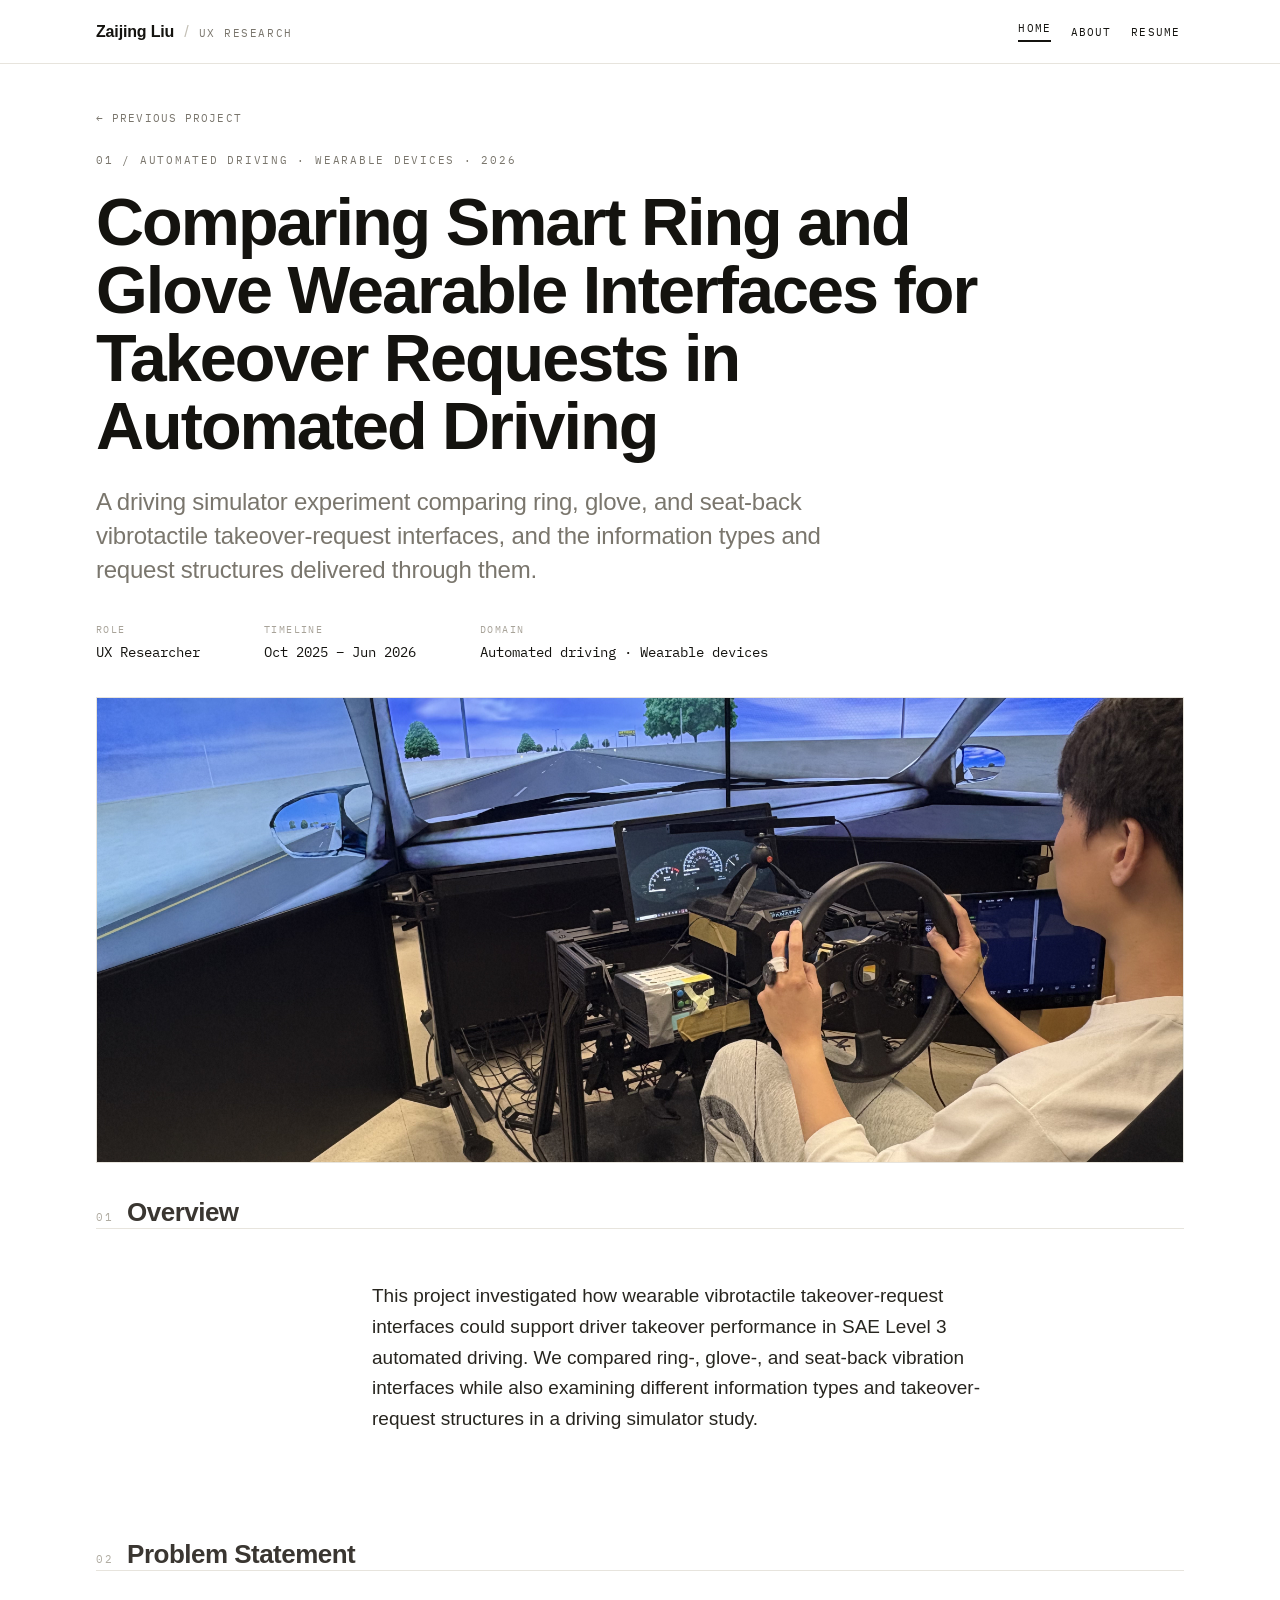
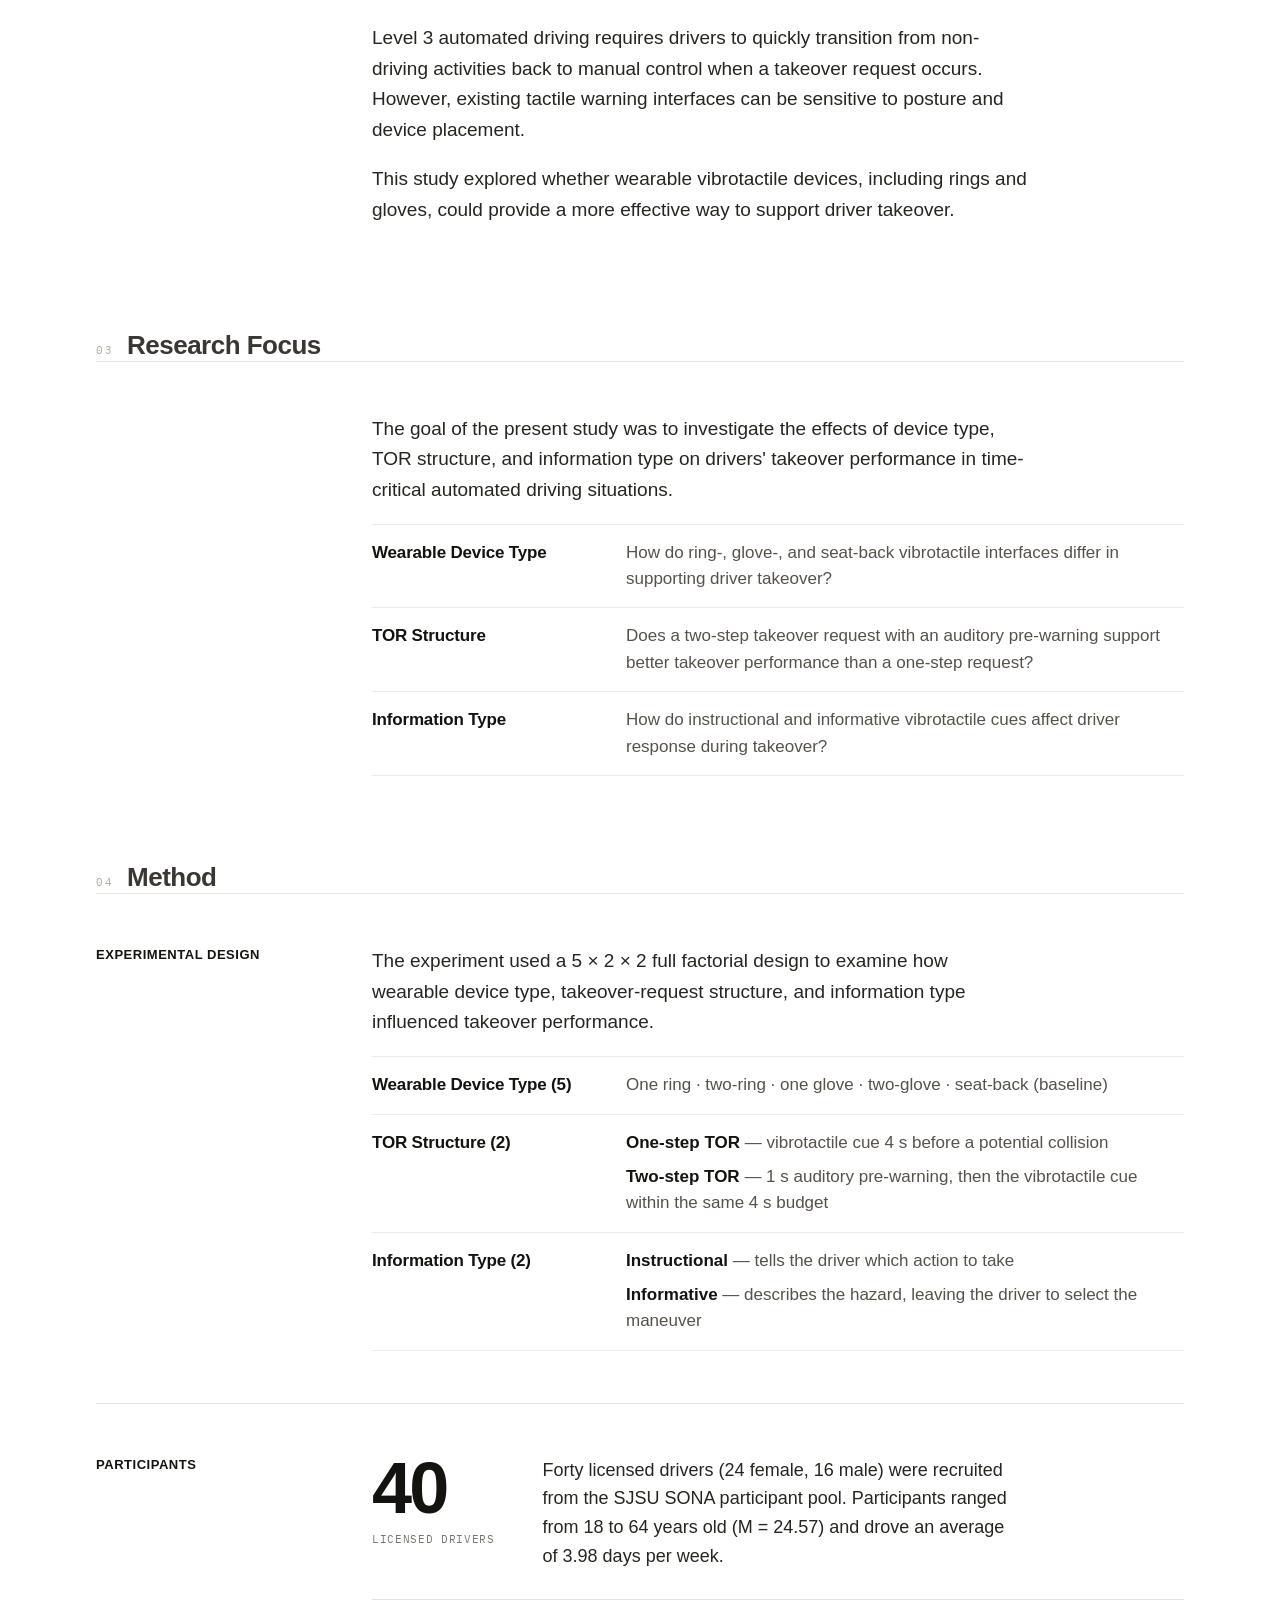
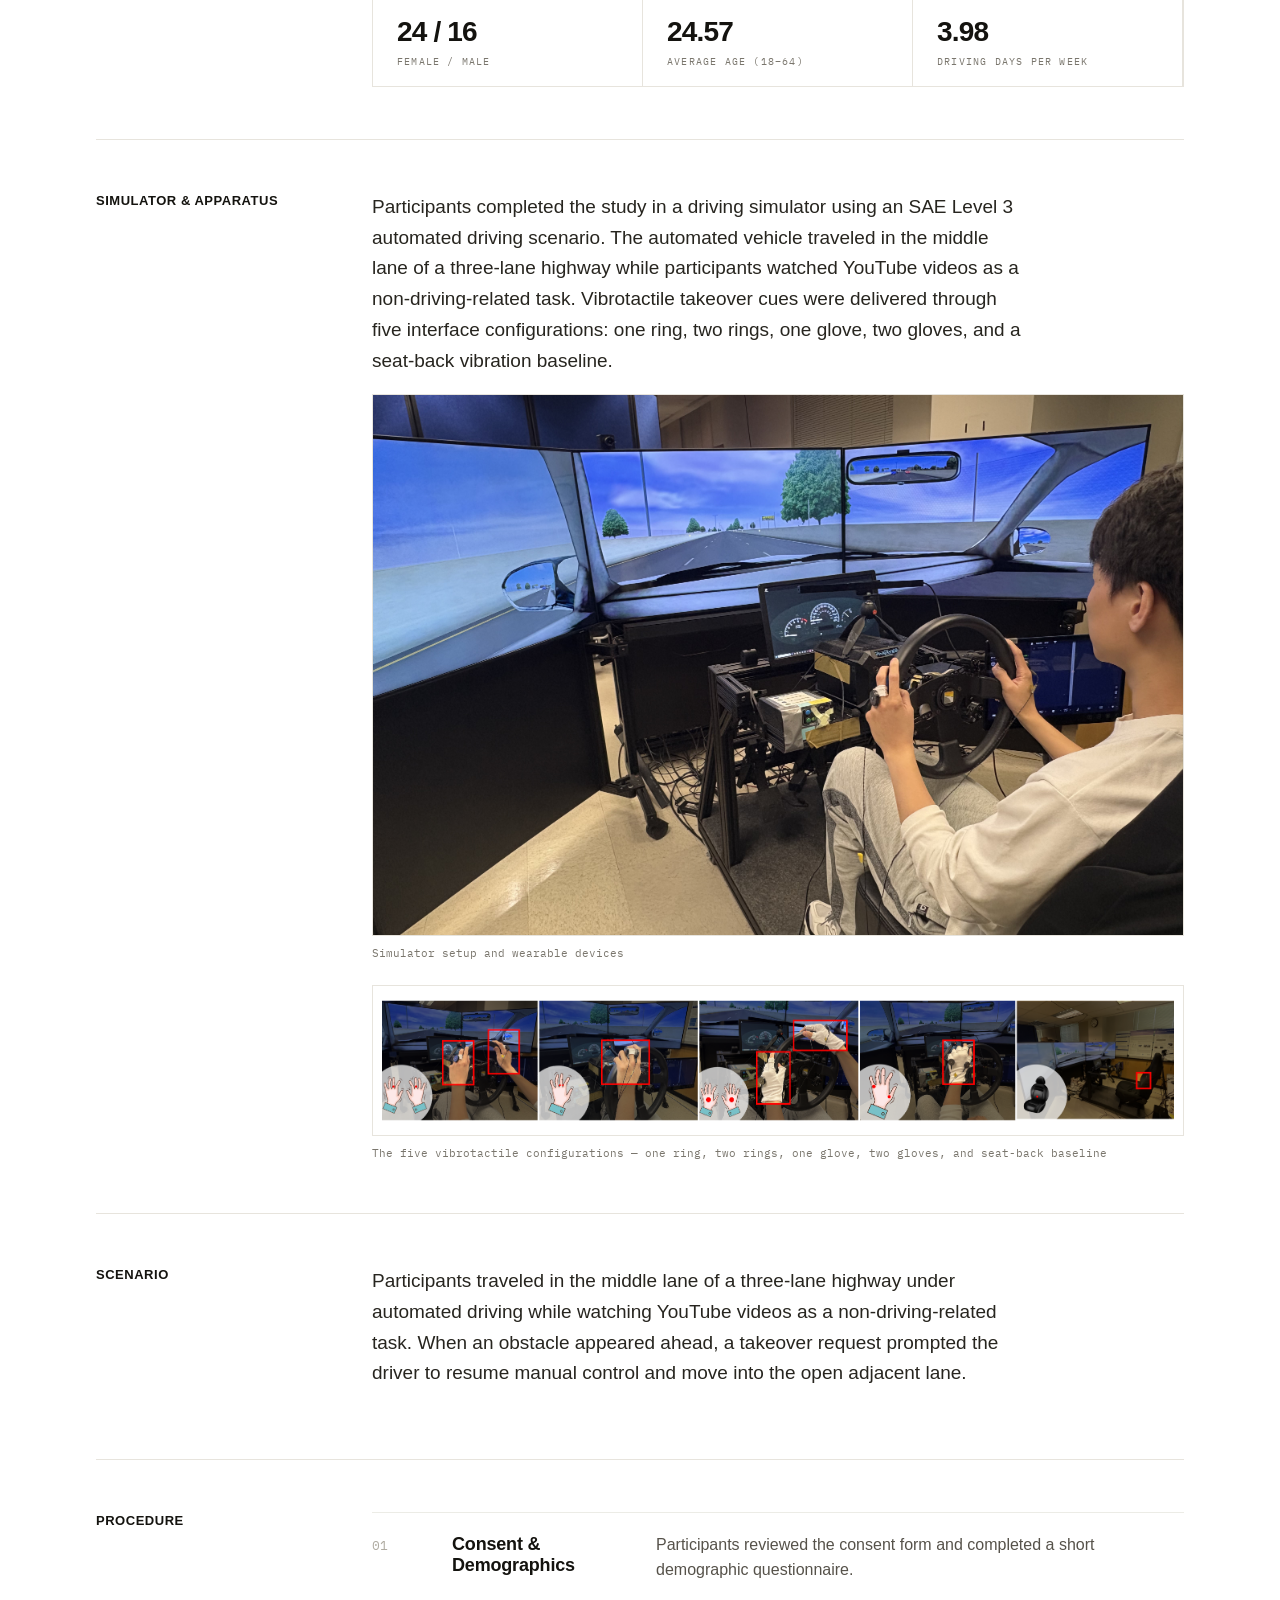
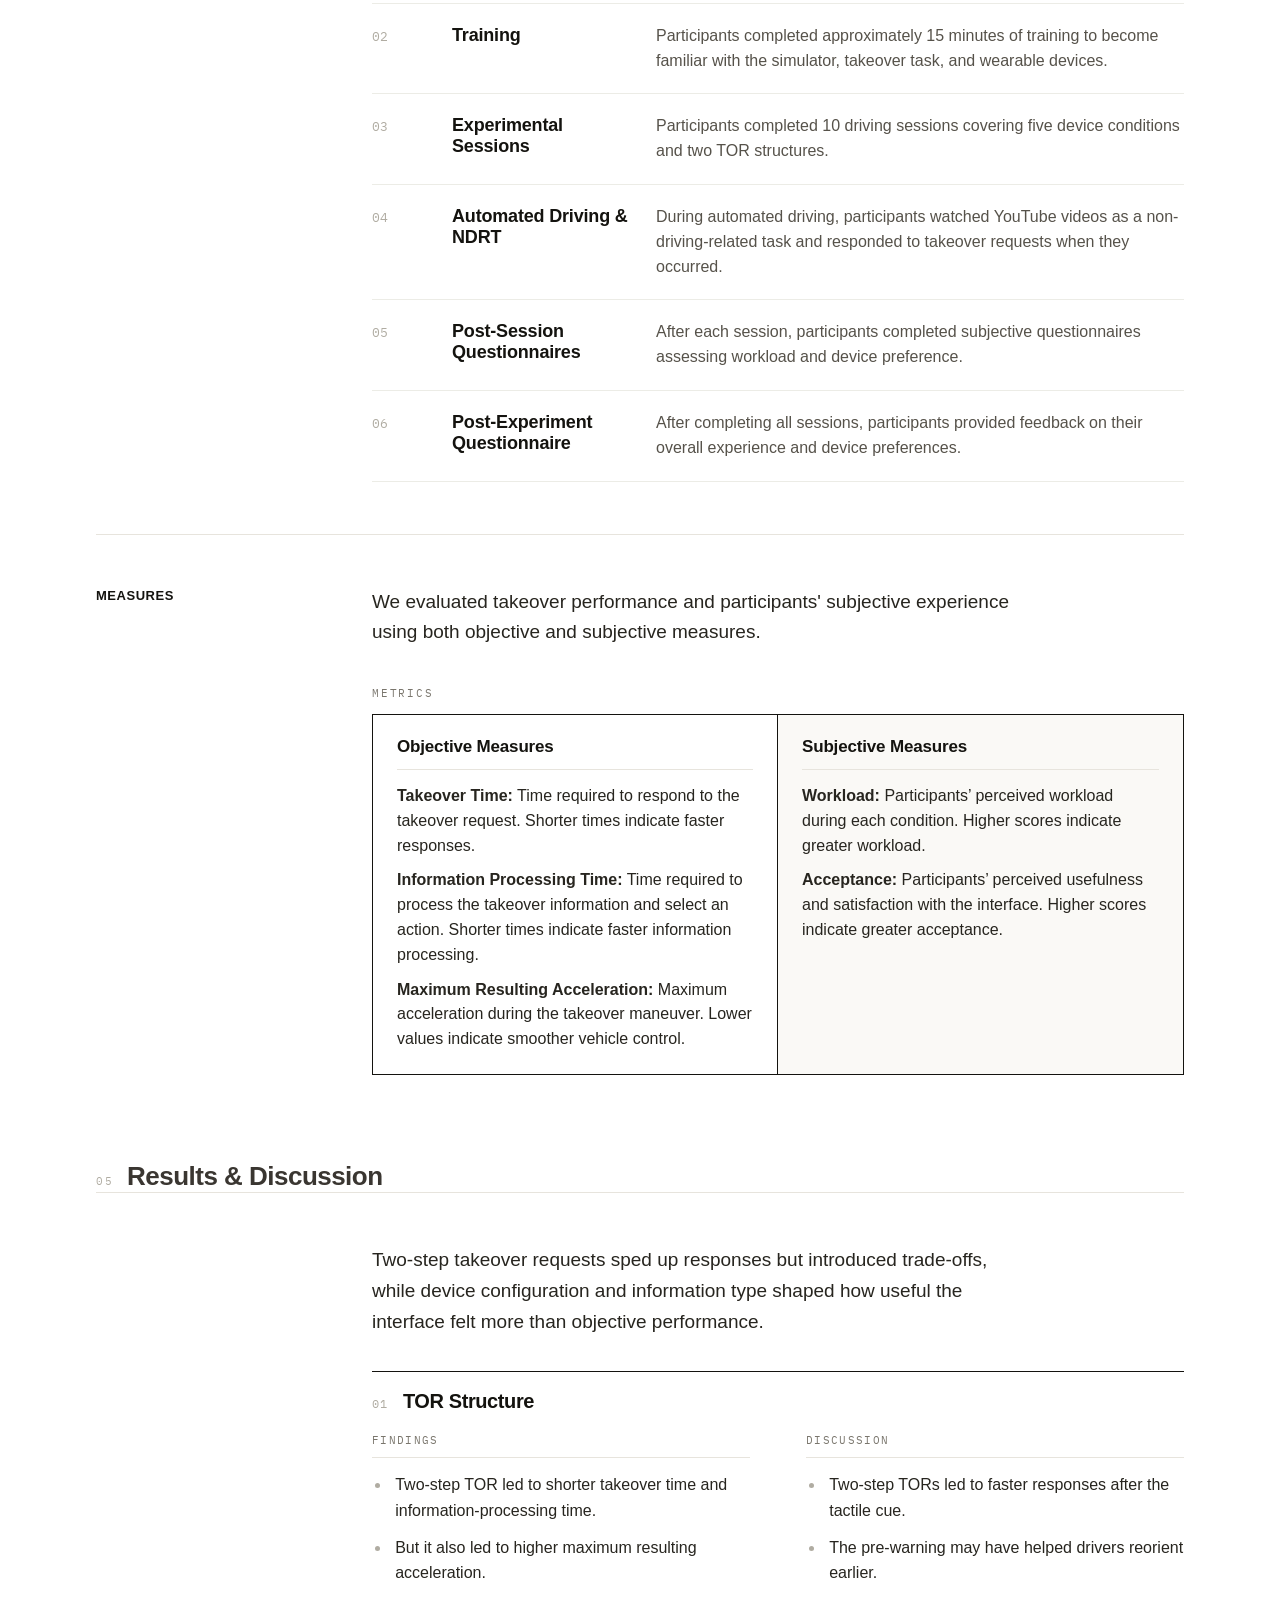
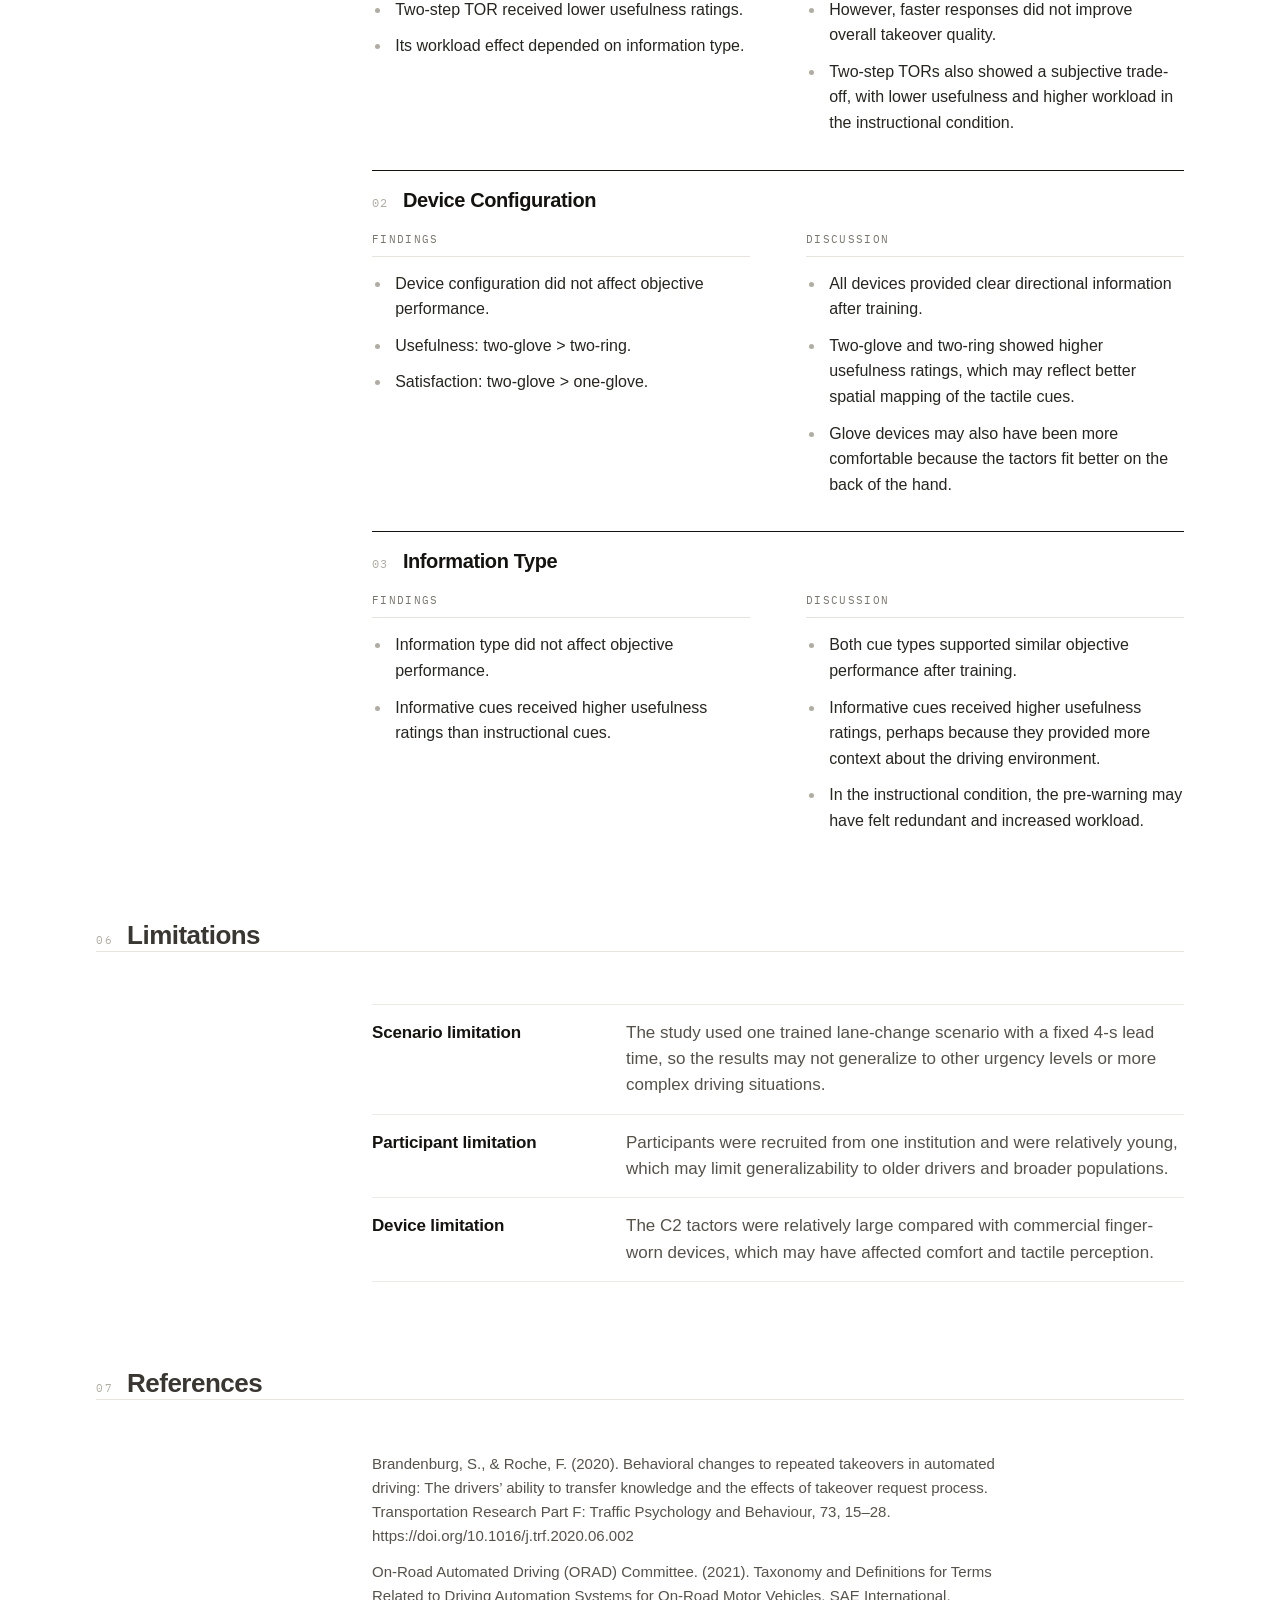
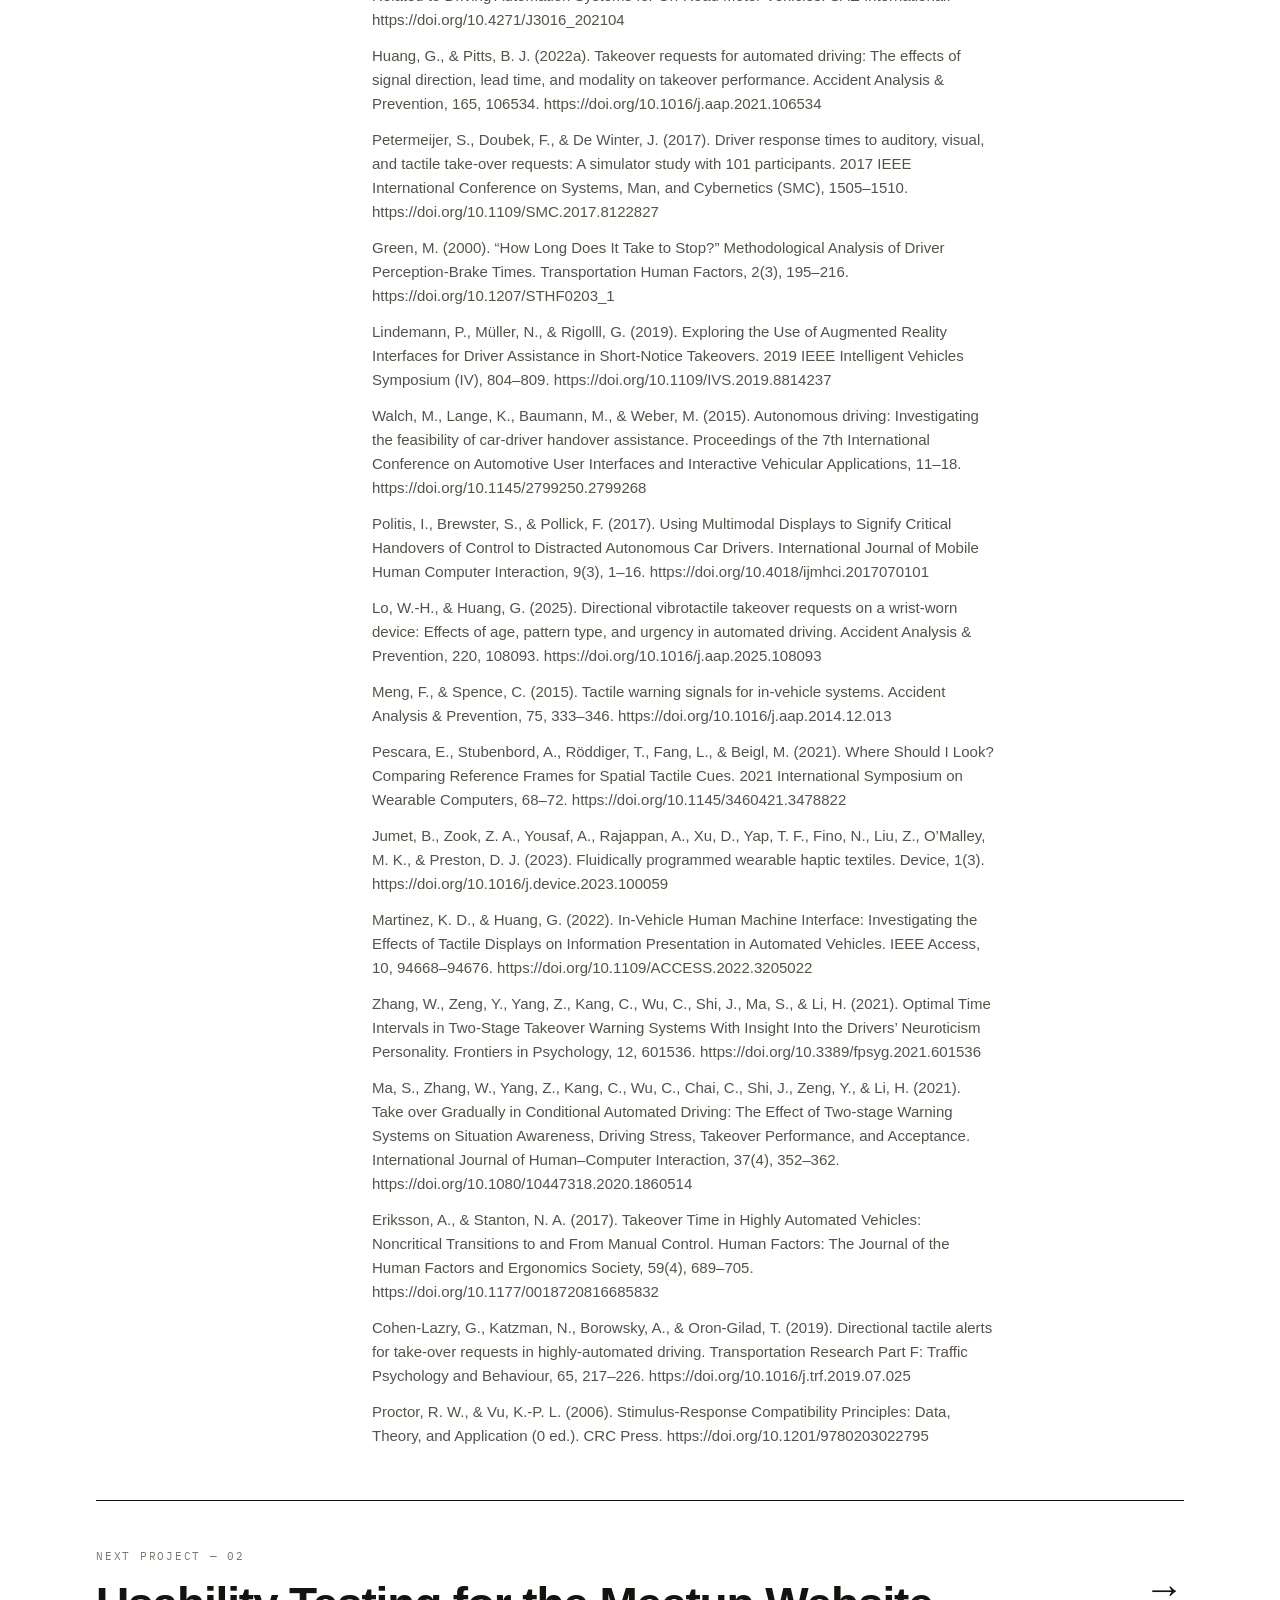
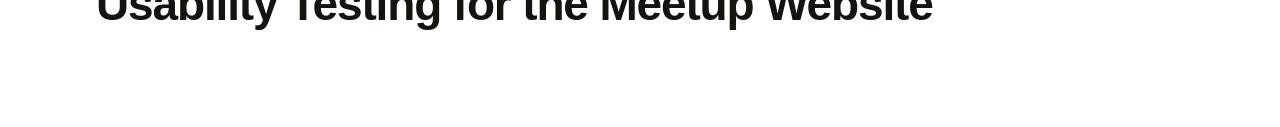
<file: wearables.html>
<!DOCTYPE html>
<html lang="en">
<head>
  <meta charset="UTF-8">
  <meta name="viewport" content="width=device-width, initial-scale=1.0">
  <link rel="preconnect" href="https://fonts.googleapis.com">
  <link rel="preconnect" href="https://fonts.gstatic.com" crossorigin>
  <link href="https://fonts.googleapis.com/css2?family=IBM+Plex+Mono:wght@400;500&display=swap" rel="stylesheet">
  <link rel="stylesheet" href="styles.css">
  <title>Wearable Takeover-Request Interfaces in Automated Driving — Zaijing Liu</title>
</head>
<body>

  <!-- ============ TOP BAR ============ -->
  <header class="topbar">
    <div class="topbar__inner">
      <a class="brand" href="index.html">
        <span class="brand__name">Zaijing Liu</span>
        <span class="brand__sep">/</span>
        <span class="brand__role">UX Research</span>
      </a>
      <nav class="nav">
        <a class="nav__link" href="index.html">Home<span class="bar"></span></a>
        <a class="nav__link" href="about.html">About</a>
        <a class="nav__link" href="resume.html">Resume</a>
      </nav>
    </div>
  </header>

  <main class="wrap page">

    <!-- Detail header -->
    <section class="detail-header">
      <a class="back" href="safeway.html"><span>←</span> Previous Project</a>
      <div class="eyebrow">01 / Automated driving · Wearable devices · 2026</div>
      <h1>Comparing Smart Ring and Glove Wearable Interfaces for Takeover Requests in Automated Driving</h1>
      <p class="tagline">A driving simulator experiment comparing ring, glove, and seat-back vibrotactile takeover-request interfaces, and the information types and request structures delivered through them.</p>
      <div class="facts">
        <div><div class="k">Role</div><div class="v">UX Researcher</div></div>
        <div><div class="k">Timeline</div><div class="v">Oct 2025 – Jun 2026</div></div>
        <div><div class="k">Domain</div><div class="v">Automated driving · Wearable devices</div></div>
      </div>
    </section>

    <!-- Cover -->
    <div class="shot cover"><img src="images/lab.jpg" alt="Driving simulator setup with three-screen highway scene and steering wheel"></div>

    <!-- Overview -->
    <div class="subhead"><span class="subhead__idx">01</span><h3>Overview</h3></div>
    <section class="sec">
      <div class="sec__label"></div>
      <div class="sec__body">
        <p class="prose">This project investigated how wearable vibrotactile takeover-request interfaces could support driver takeover performance in SAE Level 3 automated driving. We compared ring-, glove-, and seat-back vibration interfaces while also examining different information types and takeover-request structures in a driving simulator study.</p>
      </div>
    </section>

    <!-- Problem Statement -->
    <div class="subhead"><span class="subhead__idx">02</span><h3>Problem Statement</h3></div>
    <section class="sec">
      <div class="sec__label"></div>
      <div class="sec__body">
        <p class="prose">Level 3 automated driving requires drivers to quickly transition from non-driving activities back to manual control when a takeover request occurs. However, existing tactile warning interfaces can be sensitive to posture and device placement.</p>
        <p class="prose">This study explored whether wearable vibrotactile devices, including rings and gloves, could provide a more effective way to support driver takeover.</p>
      </div>
    </section>

    <!-- Research Focus -->
    <div class="subhead"><span class="subhead__idx">03</span><h3>Research Focus</h3></div>
    <section class="sec">
      <div class="sec__label"></div>
      <div class="sec__body">
        <p class="prose">The goal of the present study was to investigate the effects of device type, TOR structure, and information type on drivers' takeover performance in time-critical automated driving situations.</p>
        <div class="goals">
          <div class="goals__row"><span class="goals__name">Wearable Device Type</span><span class="goals__text">How do ring-, glove-, and seat-back vibrotactile interfaces differ in supporting driver takeover?</span></div>
          <div class="goals__row"><span class="goals__name">TOR Structure</span><span class="goals__text">Does a two-step takeover request with an auditory pre-warning support better takeover performance than a one-step request?</span></div>
          <div class="goals__row"><span class="goals__name">Information Type</span><span class="goals__text">How do instructional and informative vibrotactile cues affect driver response during takeover?</span></div>
        </div>
      </div>
    </section>

    <!-- Method -->
    <div class="subhead"><span class="subhead__idx">04</span><h3>Method</h3></div>

    <section class="sec">
      <div class="sec__label">Experimental Design</div>
      <div class="sec__body">
        <p class="prose">The experiment used a 5 × 2 × 2 full factorial design to examine how wearable device type, takeover-request structure, and information type influenced takeover performance.</p>
        <div class="goals">
          <div class="goals__row"><span class="goals__name">Wearable Device Type (5)</span><span class="goals__text">One ring · two-ring · one glove · two-glove · seat-back (baseline)</span></div>
          <div class="goals__row"><span class="goals__name">TOR Structure (2)</span><span class="goals__text"><span style="display:block;"><em style="font-weight:600;font-style:normal;color:var(--ink);">One-step TOR</em> — vibrotactile cue 4 s before a potential collision</span><span style="display:block;margin-top:8px;"><em style="font-weight:600;font-style:normal;color:var(--ink);">Two-step TOR</em> — 1 s auditory pre-warning, then the vibrotactile cue within the same 4 s budget</span></span></div>
          <div class="goals__row"><span class="goals__name">Information Type (2)</span><span class="goals__text"><span style="display:block;"><em style="font-weight:600;font-style:normal;color:var(--ink);">Instructional</em> — tells the driver which action to take</span><span style="display:block;margin-top:8px;"><em style="font-weight:600;font-style:normal;color:var(--ink);">Informative</em> — describes the hazard, leaving the driver to select the maneuver</span></span></div>
        </div>
      </div>
    </section>

    <section class="sec">
      <div class="sec__label">Participants</div>
      <div class="sec__body">
        <div class="participants">
          <div><div class="participants__num">40</div><div class="participants__label">licensed drivers</div></div>
          <p class="participants__desc">Forty licensed drivers (24 female, 16 male) were recruited from the SJSU SONA participant pool. Participants ranged from 18 to 64 years old (M = 24.57) and drove an average of 3.98 days per week.</p>
        </div>
        <div class="statbar">
          <div class="statbar__cell"><div class="statbar__v">24 / 16</div><div class="statbar__k">Female / male</div></div>
          <div class="statbar__cell"><div class="statbar__v">24.57</div><div class="statbar__k">Average age (18–64)</div></div>
          <div class="statbar__cell"><div class="statbar__v">3.98</div><div class="statbar__k">Driving days per week</div></div>
        </div>
      </div>
    </section>

    <section class="sec">
      <div class="sec__label">Simulator &amp; Apparatus</div>
      <div class="sec__body">
        <p class="prose">Participants completed the study in a driving simulator using an SAE Level 3 automated driving scenario. The automated vehicle traveled in the middle lane of a three-lane highway while participants watched YouTube videos as a non-driving-related task. Vibrotactile takeover cues were delivered through five interface configurations: one ring, two rings, one glove, two gloves, and a seat-back vibration baseline.</p>
        <div class="gallery gallery--media">
          <figure><div class="shot figbox" style="aspect-ratio:3/2;"><img src="images/lab.jpg" alt="Driving simulator with steering wheel and wearable takeover devices"></div><figcaption>Simulator setup and wearable devices</figcaption></figure>
        </div>
        <figure style="margin:24px 0 0;">
          <div class="shot figbox"><img src="images/devices.png" style="height:auto;" alt="The five vibrotactile configurations: one ring, two rings, one glove, two gloves, and a seat-back baseline"></div>
          <figcaption style="font-family:var(--mono);font-size:11px;color:var(--muted);margin-top:10px;line-height:1.4;">The five vibrotactile configurations — one ring, two rings, one glove, two gloves, and seat-back baseline</figcaption>
        </figure>
      </div>
    </section>

    <section class="sec">
      <div class="sec__label">Scenario</div>
      <div class="sec__body">
        <p class="prose">Participants traveled in the middle lane of a three-lane highway under automated driving while watching YouTube videos as a non-driving-related task. When an obstacle appeared ahead, a takeover request prompted the driver to resume manual control and move into the open adjacent lane.</p>
      </div>
    </section>

    <section class="sec">
      <div class="sec__label">Procedure</div>
      <div class="sec__body">
        <div class="process">
          <div class="process__step"><span class="process__n">01</span><span class="process__phase">Consent &amp; Demographics</span><span class="process__detail">Participants reviewed the consent form and completed a short demographic questionnaire.</span></div>
          <div class="process__step"><span class="process__n">02</span><span class="process__phase">Training</span><span class="process__detail">Participants completed approximately 15 minutes of training to become familiar with the simulator, takeover task, and wearable devices.</span></div>
          <div class="process__step"><span class="process__n">03</span><span class="process__phase">Experimental Sessions</span><span class="process__detail">Participants completed 10 driving sessions covering five device conditions and two TOR structures.</span></div>
          <div class="process__step"><span class="process__n">04</span><span class="process__phase">Automated Driving &amp; NDRT</span><span class="process__detail">During automated driving, participants watched YouTube videos as a non-driving-related task and responded to takeover requests when they occurred.</span></div>
          <div class="process__step"><span class="process__n">05</span><span class="process__phase">Post-Session Questionnaires</span><span class="process__detail">After each session, participants completed subjective questionnaires assessing workload and device preference.</span></div>
          <div class="process__step"><span class="process__n">06</span><span class="process__phase">Post-Experiment Questionnaire</span><span class="process__detail">After completing all sessions, participants provided feedback on their overall experience and device preferences.</span></div>
        </div>
      </div>
    </section>

    <section class="sec">
      <div class="sec__label">Measures</div>
      <div class="sec__body">
        <p class="prose">We evaluated takeover performance and participants' subjective experience using both objective and subjective measures.</p>
        <div class="eyebrow" style="margin-top:38px;">Metrics</div>
        <div class="meth__grid">
          <div class="meth__col meth__col--q1">
            <h4>Objective Measures</h4>
            <div class="set">
              <p><em>Takeover Time:</em> Time required to respond to the takeover request. Shorter times indicate faster responses.</p>
              <p><em>Information Processing Time:</em> Time required to process the takeover information and select an action. Shorter times indicate faster information processing.</p>
              <p><em>Maximum Resulting Acceleration:</em> Maximum acceleration during the takeover maneuver. Lower values indicate smoother vehicle control.</p>
            </div>
          </div>
          <div class="meth__col meth__col--q2">
            <h4>Subjective Measures</h4>
            <div class="set">
              <p><em>Workload:</em> Participants’ perceived workload during each condition. Higher scores indicate greater workload.</p>
              <p><em>Acceptance:</em> Participants’ perceived usefulness and satisfaction with the interface. Higher scores indicate greater acceptance.</p>
            </div>
          </div>
        </div>
      </div>
    </section>

    <!-- Results & Discussion -->
    <div class="subhead"><span class="subhead__idx">05</span><h3>Results &amp; Discussion</h3></div>
    <section class="sec">
      <div class="sec__label"></div>
      <div class="sec__body">
        <p class="prose prose--lead">Two-step takeover requests sped up responses but introduced trade-offs, while device configuration and information type shaped how useful the interface felt more than objective performance.</p>
        <div class="recs">
          <div class="rec">
            <div class="rec__head"><span class="rec__n">01</span><div class="rec__name">TOR Structure</div></div>
            <div class="finding-grid">
              <div class="finding-col">
                <div class="finding-col__label">Findings</div>
                <ul class="blist">
                  <li>Two-step TOR led to shorter takeover time and information-processing time.</li>
                  <li>But it also led to higher maximum resulting acceleration.</li>
                  <li>Two-step TOR received lower usefulness ratings.</li>
                  <li>Its workload effect depended on information type.</li>
                </ul>
              </div>
              <div class="finding-col">
                <div class="finding-col__label">Discussion</div>
                <ul class="blist">
                  <li>Two-step TORs led to faster responses after the tactile cue.</li>
                  <li>The pre-warning may have helped drivers reorient earlier.</li>
                  <li>However, faster responses did not improve overall takeover quality.</li>
                  <li>Two-step TORs also showed a subjective trade-off, with lower usefulness and higher workload in the instructional condition.</li>
                </ul>
              </div>
            </div>
          </div>
          <div class="rec">
            <div class="rec__head"><span class="rec__n">02</span><div class="rec__name">Device Configuration</div></div>
            <div class="finding-grid">
              <div class="finding-col">
                <div class="finding-col__label">Findings</div>
                <ul class="blist">
                  <li>Device configuration did not affect objective performance.</li>
                  <li>Usefulness: two-glove &gt; two-ring.</li>
                  <li>Satisfaction: two-glove &gt; one-glove.</li>
                </ul>
              </div>
              <div class="finding-col">
                <div class="finding-col__label">Discussion</div>
                <ul class="blist">
                  <li>All devices provided clear directional information after training.</li>
                  <li>Two-glove and two-ring showed higher usefulness ratings, which may reflect better spatial mapping of the tactile cues.</li>
                  <li>Glove devices may also have been more comfortable because the tactors fit better on the back of the hand.</li>
                </ul>
              </div>
            </div>
          </div>
          <div class="rec">
            <div class="rec__head"><span class="rec__n">03</span><div class="rec__name">Information Type</div></div>
            <div class="finding-grid">
              <div class="finding-col">
                <div class="finding-col__label">Findings</div>
                <ul class="blist">
                  <li>Information type did not affect objective performance.</li>
                  <li>Informative cues received higher usefulness ratings than instructional cues.</li>
                </ul>
              </div>
              <div class="finding-col">
                <div class="finding-col__label">Discussion</div>
                <ul class="blist">
                  <li>Both cue types supported similar objective performance after training.</li>
                  <li>Informative cues received higher usefulness ratings, perhaps because they provided more context about the driving environment.</li>
                  <li>In the instructional condition, the pre-warning may have felt redundant and increased workload.</li>
                </ul>
              </div>
            </div>
          </div>
        </div>
      </div>
    </section>

    <!-- Limitations -->
    <div class="subhead"><span class="subhead__idx">06</span><h3>Limitations</h3></div>
    <section class="sec">
      <div class="sec__label"></div>
      <div class="sec__body">
        <div class="goals">
          <div class="goals__row"><span class="goals__name">Scenario limitation</span><span class="goals__text">The study used one trained lane-change scenario with a fixed 4-s lead time, so the results may not generalize to other urgency levels or more complex driving situations.</span></div>
          <div class="goals__row"><span class="goals__name">Participant limitation</span><span class="goals__text">Participants were recruited from one institution and were relatively young, which may limit generalizability to older drivers and broader populations.</span></div>
          <div class="goals__row"><span class="goals__name">Device limitation</span><span class="goals__text">The C2 tactors were relatively large compared with commercial finger-worn devices, which may have affected comfort and tactile perception.</span></div>
        </div>
      </div>
    </section>

    <!-- References -->
    <div class="subhead"><span class="subhead__idx">07</span><h3>References</h3></div>
    <section class="sec">
      <div class="sec__label"></div>
      <div class="sec__body">
        <div class="refs">
          <p>Brandenburg, S., &amp; Roche, F. (2020). Behavioral changes to repeated takeovers in automated driving: The drivers’ ability to transfer knowledge and the effects of takeover request process. Transportation Research Part F: Traffic Psychology and Behaviour, 73, 15–28. https://doi.org/10.1016/j.trf.2020.06.002</p>
          <p>On-Road Automated Driving (ORAD) Committee. (2021). Taxonomy and Definitions for Terms Related to Driving Automation Systems for On-Road Motor Vehicles. SAE International. https://doi.org/10.4271/J3016_202104</p>
          <p>Huang, G., &amp; Pitts, B. J. (2022a). Takeover requests for automated driving: The effects of signal direction, lead time, and modality on takeover performance. Accident Analysis &amp; Prevention, 165, 106534. https://doi.org/10.1016/j.aap.2021.106534</p>
          <p>Petermeijer, S., Doubek, F., &amp; De Winter, J. (2017). Driver response times to auditory, visual, and tactile take-over requests: A simulator study with 101 participants. 2017 IEEE International Conference on Systems, Man, and Cybernetics (SMC), 1505–1510. https://doi.org/10.1109/SMC.2017.8122827</p>
          <p>Green, M. (2000). “How Long Does It Take to Stop?” Methodological Analysis of Driver Perception-Brake Times. Transportation Human Factors, 2(3), 195–216. https://doi.org/10.1207/STHF0203_1</p>
          <p>Lindemann, P., Müller, N., &amp; Rigolll, G. (2019). Exploring the Use of Augmented Reality Interfaces for Driver Assistance in Short-Notice Takeovers. 2019 IEEE Intelligent Vehicles Symposium (IV), 804–809. https://doi.org/10.1109/IVS.2019.8814237</p>
          <p>Walch, M., Lange, K., Baumann, M., &amp; Weber, M. (2015). Autonomous driving: Investigating the feasibility of car-driver handover assistance. Proceedings of the 7th International Conference on Automotive User Interfaces and Interactive Vehicular Applications, 11–18. https://doi.org/10.1145/2799250.2799268</p>
          <p>Politis, I., Brewster, S., &amp; Pollick, F. (2017). Using Multimodal Displays to Signify Critical Handovers of Control to Distracted Autonomous Car Drivers. International Journal of Mobile Human Computer Interaction, 9(3), 1–16. https://doi.org/10.4018/ijmhci.2017070101</p>
          <p>Lo, W.-H., &amp; Huang, G. (2025). Directional vibrotactile takeover requests on a wrist-worn device: Effects of age, pattern type, and urgency in automated driving. Accident Analysis &amp; Prevention, 220, 108093. https://doi.org/10.1016/j.aap.2025.108093</p>
          <p>Meng, F., &amp; Spence, C. (2015). Tactile warning signals for in-vehicle systems. Accident Analysis &amp; Prevention, 75, 333–346. https://doi.org/10.1016/j.aap.2014.12.013</p>
          <p>Pescara, E., Stubenbord, A., Röddiger, T., Fang, L., &amp; Beigl, M. (2021). Where Should I Look? Comparing Reference Frames for Spatial Tactile Cues. 2021 International Symposium on Wearable Computers, 68–72. https://doi.org/10.1145/3460421.3478822</p>
          <p>Jumet, B., Zook, Z. A., Yousaf, A., Rajappan, A., Xu, D., Yap, T. F., Fino, N., Liu, Z., O’Malley, M. K., &amp; Preston, D. J. (2023). Fluidically programmed wearable haptic textiles. Device, 1(3). https://doi.org/10.1016/j.device.2023.100059</p>
          <p>Martinez, K. D., &amp; Huang, G. (2022). In-Vehicle Human Machine Interface: Investigating the Effects of Tactile Displays on Information Presentation in Automated Vehicles. IEEE Access, 10, 94668–94676. https://doi.org/10.1109/ACCESS.2022.3205022</p>
          <p>Zhang, W., Zeng, Y., Yang, Z., Kang, C., Wu, C., Shi, J., Ma, S., &amp; Li, H. (2021). Optimal Time Intervals in Two-Stage Takeover Warning Systems With Insight Into the Drivers’ Neuroticism Personality. Frontiers in Psychology, 12, 601536. https://doi.org/10.3389/fpsyg.2021.601536</p>
          <p>Ma, S., Zhang, W., Yang, Z., Kang, C., Wu, C., Chai, C., Shi, J., Zeng, Y., &amp; Li, H. (2021). Take over Gradually in Conditional Automated Driving: The Effect of Two-stage Warning Systems on Situation Awareness, Driving Stress, Takeover Performance, and Acceptance. International Journal of Human–Computer Interaction, 37(4), 352–362. https://doi.org/10.1080/10447318.2020.1860514</p>
          <p>Eriksson, A., &amp; Stanton, N. A. (2017). Takeover Time in Highly Automated Vehicles: Noncritical Transitions to and From Manual Control. Human Factors: The Journal of the Human Factors and Ergonomics Society, 59(4), 689–705. https://doi.org/10.1177/0018720816685832</p>
          <p>Cohen-Lazry, G., Katzman, N., Borowsky, A., &amp; Oron-Gilad, T. (2019). Directional tactile alerts for take-over requests in highly-automated driving. Transportation Research Part F: Traffic Psychology and Behaviour, 65, 217–226. https://doi.org/10.1016/j.trf.2019.07.025</p>
          <p>Proctor, R. W., &amp; Vu, K.-P. L. (2006). Stimulus-Response Compatibility Principles: Data, Theory, and Application (0 ed.). CRC Press. https://doi.org/10.1201/9780203022795</p>
        </div>
      </div>
    </section>

    <!-- Next project -->
    <a class="cta-band" href="meetup.html">
      <div>
        <div class="eyebrow">Next Project — 02</div>
        <div class="cta-band__title">Usability Testing for the Meetup Website</div>
      </div>
      <span class="cta-band__arrow">→</span>
    </a>

  </main>

</body>
</html>
</file>
<file: styles.css>
/* ============================================================
   Zaijing Liu — UX Research Portfolio
   Shared design system + components
   Used by: index.html, about.html, resume.html,
            safeway.html, meetup.html, wearables.html
   ============================================================ */

/* ---------- Design tokens ---------- */
:root {
  --ink:      #14130f;   /* primary text / near-black */
  --ink-2:    #27251f;   /* body copy */
  --ink-3:    #33312c;   /* secondary body */
  --muted:    #7a766d;   /* labels */
  --muted-2:  #56524a;   /* dim body */
  --faint:    #a8a399;   /* faint labels */
  --faint-2:  #b0aca2;   /* index numbers */
  --line:     #e7e4dd;   /* hairline borders */
  --line-2:   #d9d5cc;   /* stronger hairline */
  --line-3:   #ececE6;   /* lightest divider */
  --paper:    #ffffff;
  --paper-2:  #faf9f6;   /* panel bg */
  --paper-3:  #f6f4ef;   /* hover bg */

  --prio-1: #b3261e;
  --prio-2: #c2620d;
  --prio-3: #2a5aa8;
  --link:   #0a66c2;   /* clickable links (email, LinkedIn) */

  --sans: 'Helvetica Neue', Helvetica, Arial, sans-serif;
  --mono: 'IBM Plex Mono', monospace;

  --wrap: 1200px;
  --pad: 56px;

  /* diagonal hatch used for every image placeholder */
  --hatch: repeating-linear-gradient(45deg, #efece6 0 11px, #f6f4ef 11px 22px);
}

/* ---------- Base ---------- */
* { box-sizing: border-box; }
html, body { margin: 0; padding: 0; }

body {
  font-family: var(--sans);
  color: var(--ink);
  background: var(--paper);
  min-height: 100vh;
  -webkit-font-smoothing: antialiased;
}

::selection { background: var(--ink); color: #fff; }

a { color: inherit; }

@keyframes fadeUp {
  from { opacity: 0; transform: translateY(10px); }
  to   { opacity: 1; transform: none; }
}

/* ---------- Layout helpers ---------- */
.wrap {
  max-width: var(--wrap);
  margin: 0 auto;
  padding: 0 var(--pad);
}
.page { animation: fadeUp .5s ease both; }

/* mono uppercase micro-label */
.eyebrow {
  font-family: var(--mono);
  font-size: 11px;
  letter-spacing: 0.16em;
  text-transform: uppercase;
  color: var(--muted);
}

/* image placeholder box */
.ph {
  width: 100%;
  background-image: var(--hatch);
  border: 1px solid var(--line);
  display: flex;
  align-items: center;
  justify-content: center;
}
.ph span {
  font-family: var(--mono);
  font-size: 11px;
  letter-spacing: 0.08em;
  color: var(--faint);
}

/* ---------- Top bar / nav ---------- */
.topbar {
  position: sticky;
  top: 0;
  z-index: 30;
  background: rgba(255, 255, 255, 0.85);
  backdrop-filter: blur(12px);
  -webkit-backdrop-filter: blur(12px);
  border-bottom: 1px solid var(--line);
}
.topbar__inner {
  max-width: var(--wrap);
  margin: 0 auto;
  padding: 15px var(--pad);
  display: flex;
  align-items: center;
  justify-content: space-between;
  gap: 24px;
}
.brand {
  display: flex;
  align-items: baseline;
  gap: 10px;
  text-decoration: none;
}
.brand__name { font-size: 16px; font-weight: 600; letter-spacing: -0.01em; }
.brand__sep { color: #c4c0b6; }
.brand__role {
  font-family: var(--mono);
  font-size: 11px;
  letter-spacing: 0.14em;
  text-transform: uppercase;
  color: var(--muted);
}
.nav { display: flex; align-items: center; gap: 12px; }
.nav__link {
  font-family: var(--mono);
  font-size: 11px;
  letter-spacing: 0.1em;
  text-transform: uppercase;
  color: var(--ink);
  text-decoration: none;
  padding: 6px 4px;
}
.nav__link .bar {
  display: block;
  height: 2px;
  background: var(--ink);
  margin-top: 5px;
}

/* ---------- Buttons ---------- */
.btn {
  appearance: none;
  background: var(--ink);
  color: #fff;
  border: none;
  cursor: pointer;
  text-decoration: none;
  font-family: var(--mono);
  font-size: 12px;
  letter-spacing: 0.08em;
  text-transform: uppercase;
  padding: 15px 26px;
  display: inline-flex;
  align-items: center;
  gap: 10px;
  transition: background .2s ease;
}
.btn:hover { background: var(--ink-3); }
.btn--lg { padding: 18px 30px; }

/* ---------- Section label grid (220px | content) ---------- */
.row {
  display: grid;
  grid-template-columns: 220px 1fr;
  gap: 56px;
  padding: 64px 0;
  border-top: 1px solid var(--line);
}
.row__label {
  font-family: var(--mono);
  font-size: 11px;
  letter-spacing: 0.14em;
  text-transform: uppercase;
  color: var(--muted);
}
.stack { display: flex; flex-direction: column; gap: 18px; max-width: 62ch; }
.stack p { font-size: 17px; line-height: 1.7; color: var(--ink-3); margin: 0; }

/* ---------- Footer ---------- */
.site-footer {
  margin-top: 96px;
  border-top: 1px solid var(--line);
  padding: 40px 0 72px;
  display: flex;
  justify-content: space-between;
  align-items: baseline;
  font-family: var(--mono);
  font-size: 11px;
  letter-spacing: 0.08em;
  text-transform: uppercase;
  color: var(--muted);
}

/* ============================================================
   HOME
   ============================================================ */
.hero {
  padding: 96px 0 72px;
  display: grid;
  grid-template-columns: 1.55fr 1fr;
  gap: 72px;
  align-items: start;   /* name and photo line up at the top */
}
.hero__name {
  font-size: clamp(52px, 7vw, 98px);
  line-height: 0.94;
  letter-spacing: -0.035em;
  font-weight: 600;
  margin: 0;   /* top-aligns with the photo (hero eyebrow was removed) */
}
.hero__title { font-size: 23px; color: var(--muted); margin-top: 16px; letter-spacing: -0.01em; }
.hero__lede { max-width: 50ch; font-size: 18px; line-height: 1.6; margin-top: 30px; color: var(--ink-3); }
.hero__figure .ph { aspect-ratio: 4/5; }

.meta { margin-top: 18px; display: flex; flex-direction: column; gap: 9px; font-family: var(--mono); font-size: 12px; letter-spacing: 0.02em; }
.meta__row { display: flex; justify-content: space-between; }
.meta__row .k { color: var(--faint); }
.meta__row a { text-decoration: none; }
.meta__row a:hover { text-decoration: underline; text-underline-offset: 3px; }
.meta__row a[href*="linkedin"] { color: var(--link); }   /* only LinkedIn is blue */

/* work / project index */
.work { padding: 24px 0 0; }
.work__head { display: flex; justify-content: space-between; align-items: baseline; }
.work__head h2 { font-size: 32px; font-weight: 600; letter-spacing: -0.02em; margin: 0; }
.work__count { font-family: var(--mono); font-size: 12px; letter-spacing: 0.1em; color: var(--muted); }

.proj-list { margin-top: 36px; border-top: 1.5px solid var(--ink); }
.proj-row {
  display: grid;
  grid-template-columns: 60px 1fr auto;
  align-items: center;
  gap: 28px;
  padding: 28px 10px;
  border-bottom: 1px solid var(--line);
  cursor: pointer;
  position: relative;
  text-decoration: none;
  color: inherit;
  transition: background .15s ease;
}
.proj-row:hover { background: var(--paper-3); }
.proj-row__num { font-family: var(--mono); font-size: 13px; color: var(--faint); }
.proj-row__title { font-size: 30px; font-weight: 600; letter-spacing: -0.022em; line-height: 1.28; }
.proj-row__skills { font-family: var(--mono); font-size: 11px; letter-spacing: 0.04em; color: var(--faint); margin-top: 18px; display: block; }
.proj-row__end { display: flex; align-items: center; gap: 28px; }
.proj-row__year { font-family: var(--mono); font-size: 13px; color: var(--muted); }
.proj-row__arrow { font-size: 20px; color: var(--ink); }

.sw-preview {
  position: absolute;
  top: 50%;
  right: 104px;
  width: 240px;
  height: 160px;
  transform: translateY(-50%) scale(0.92);
  opacity: 0;
  pointer-events: none;
  transition: opacity .3s ease, transform .3s ease;
  z-index: 8;
  overflow: hidden;
  background-image: var(--hatch);
  border: 1px solid var(--line-2);
  display: flex;
  align-items: center;
  justify-content: center;
  box-shadow: 0 18px 40px -18px rgba(20, 19, 15, 0.4);
}
.proj-row:hover .sw-preview { opacity: 1; transform: translateY(-50%) scale(1); }

/* big clickable CTA band (About -> Resume, project -> next) */
.cta-band {
  border-top: 1.5px solid var(--ink);
  padding: 48px 0 96px;
  cursor: pointer;
  display: flex;
  justify-content: space-between;
  align-items: center;
  gap: 24px;
  flex-wrap: wrap;
  text-decoration: none;
  color: inherit;
  transition: opacity .2s ease;
}
.cta-band:hover { opacity: 0.7; }
.cta-band__title { font-size: clamp(28px, 3.6vw, 46px); font-weight: 600; letter-spacing: -0.025em; margin-top: 14px; }
.cta-band__arrow { font-size: 40px; }

/* ============================================================
   ABOUT
   ============================================================ */
.about-intro {
  padding: 88px 0 64px;
  display: grid;
  grid-template-columns: 1.5fr 1fr;
  gap: 72px;
  align-items: start;
}
.about-intro h1 {
  font-size: clamp(40px, 5vw, 68px);
  line-height: 1.0;
  letter-spacing: -0.03em;
  font-weight: 600;
  margin: 22px 0 0;
}
.about-intro .lead { font-size: 21px; line-height: 1.55; margin-top: 28px; max-width: 54ch; color: var(--ink-2); letter-spacing: -0.01em; }
.about-intro p.body { font-size: 18px; line-height: 1.65; margin-top: 22px; max-width: 58ch; color: var(--ink-3); }
.about-intro .ph { aspect-ratio: 4/5; }

.outside { display: flex; flex-wrap: wrap; gap: 40px 56px; align-items: start; }
.outside__text { flex: 1 1 38ch; min-width: 0; display: flex; flex-direction: column; gap: 18px; max-width: 58ch; }
.outside__text p { font-size: 17px; line-height: 1.7; color: var(--ink-3); margin: 0; }
.outside__figure { flex: 0 1 260px; min-width: 200px; }
.outside__figure .ph { aspect-ratio: 1/1; }

/* ============================================================
   RESUME
   ============================================================ */
.resume-head {
  padding: 88px 0 40px;
  display: flex;
  justify-content: space-between;
  align-items: flex-end;
  gap: 40px;
  flex-wrap: wrap;
}
.resume-head h1 { font-size: clamp(40px, 5vw, 64px); line-height: 1.0; letter-spacing: -0.03em; font-weight: 600; margin: 22px 0 0; }
.resume-head p { font-size: 18px; line-height: 1.6; margin-top: 20px; max-width: 46ch; color: var(--ink-3); }

/* version tabs */
.resume-tabs {
  max-width: 900px;
  margin: 0 auto 24px;
  display: flex;
  gap: 8px;
  border-bottom: 1px solid var(--line);
}
.resume-tab {
  appearance: none;
  background: none;
  border: none;
  cursor: pointer;
  font-family: var(--mono);
  font-size: 11px;
  letter-spacing: 0.1em;
  text-transform: uppercase;
  color: var(--muted);
  padding: 12px 14px;
  margin-bottom: -1px;
  border-bottom: 2px solid transparent;
  transition: color .2s ease, border-color .2s ease;
}
.resume-tab:hover { color: var(--ink); }
.resume-tab.is-active { color: var(--ink); border-bottom-color: var(--ink); }

.resume-sheet { max-width: 900px; margin: 0 auto 96px; border: 1px solid var(--line); background: var(--paper); }
/* height tracks the page shape (8.5 x 13 in) at every width — no empty grey below */
.resume-sheet iframe { display: block; width: 100%; aspect-ratio: 612 / 936; height: auto; border: none; }
.resume-sheet__foot { border-top: 1px solid var(--line); padding: 18px 24px; text-align: center; }
.resume-sheet__foot a { font-family: var(--mono); font-size: 12px; letter-spacing: 0.08em; text-transform: uppercase; color: var(--ink); text-decoration: none; }

/* ============================================================
   PROJECT DETAIL
   ============================================================ */
/* section table-of-contents (sticky, only when 2 phases) */
.toc {
  position: sticky;
  top: 56px;
  z-index: 20;
  background: rgba(255, 255, 255, 0.93);
  backdrop-filter: blur(10px);
  -webkit-backdrop-filter: blur(10px);
  border-bottom: 1px solid var(--line);
}
.toc__inner {
  max-width: var(--wrap);
  margin: 0 auto;
  padding: 11px var(--pad);
  display: flex;
  gap: 4px;
  overflow-x: auto;
  align-items: center;
}
.toc a {
  font-family: var(--mono);
  font-size: 12px;
  letter-spacing: 0.08em;
  text-transform: uppercase;
  color: var(--muted-2);
  white-space: nowrap;
  padding: 8px 14px;
  text-decoration: none;
}
.toc a:hover { color: var(--ink); }

.detail-header { padding: 44px 0 36px; }
.back {
  font-family: var(--mono);
  font-size: 11px;
  letter-spacing: 0.1em;
  text-transform: uppercase;
  color: var(--muted);
  display: inline-flex;
  align-items: center;
  gap: 8px;
  padding: 0 0 28px;
  text-decoration: none;
}
.detail-header h1 {
  font-size: clamp(40px, 5.2vw, 72px);
  line-height: 1.02;
  letter-spacing: -0.03em;
  font-weight: 600;
  margin: 22px 0 0;
  max-width: 24ch;   /* was 18ch — kept titles from spreading, left the right half empty */
}
.detail-header .tagline { font-size: 24px; color: var(--muted); max-width: 58ch; margin-top: 24px; line-height: 1.42; letter-spacing: -0.01em; }
.facts { display: flex; gap: 64px; margin-top: 36px; font-family: var(--mono); flex-wrap: wrap; }
.facts .k { font-size: 10px; letter-spacing: 0.14em; text-transform: uppercase; color: var(--faint); margin-bottom: 7px; }
.facts .v { font-size: 14px; }

.cover { aspect-ratio: 21/9; margin-bottom: 0; }
.cover span { font-size: 12px; letter-spacing: 0.1em; }

/* phase band + sub-head that precede sections */
.phase {
  border-top: 2.5px solid var(--ink);
  margin-top: 8px;
  padding: 44px 0 0;
  display: flex;
  align-items: baseline;
  gap: 20px;
  flex-wrap: wrap;
}
.phase__tag {
  font-family: var(--mono);
  font-size: 12px;
  letter-spacing: 0.16em;
  text-transform: uppercase;
  background: var(--ink);
  color: #fff;
  padding: 7px 14px;
}
.phase h2 { font-size: clamp(34px, 4.2vw, 54px); font-weight: 600; letter-spacing: -0.03em; margin: 0; color: var(--ink); }

.subhead { padding: 34px 0 0; display: flex; align-items: baseline; gap: 14px; }
.subhead__idx { font-family: var(--mono); font-size: 11px; letter-spacing: 0.14em; text-transform: uppercase; color: var(--faint-2); }
.subhead h3 { font-size: 26px; font-weight: 600; letter-spacing: -0.02em; margin: 0; color: #3a3631; }

.brk { height: 1px; background: var(--ink); margin: 64px 0 0; }

/* generic section: label column | body */
.sec {
  display: grid;
  grid-template-columns: 220px 1fr;
  gap: 56px;
  padding: 52px 0;
  border-top: 1px solid var(--line);
  scroll-margin-top: 120px;
}
.sec__label { font-size: 13px; font-weight: 600; letter-spacing: 0.04em; text-transform: uppercase; color: var(--ink); line-height: 1.35; }
.sec__body > :first-child { margin-top: 0; }

/* body: prose */
.prose { font-size: 19px; line-height: 1.62; max-width: 62ch; margin: 0 0 18px; color: var(--ink-2); }
.prose--lead { margin-bottom: 34px; }

/* body: list (dash) */
.dashlist { }
.dashlist__item { display: flex; gap: 18px; align-items: baseline; padding: 14px 0; border-bottom: 1px solid var(--line-3); }
.dashlist__item .dash { font-size: 18px; color: var(--ink); line-height: 1.5; }
.dashlist__item .t { font-size: 18px; line-height: 1.55; max-width: 58ch; }

/* body: tags */
.tags__summary { font-size: 21px; line-height: 1.5; max-width: 54ch; margin: 0; letter-spacing: -0.01em; }
.tags__set { display: flex; flex-wrap: wrap; gap: 10px; margin-top: 26px; }
.tag { font-family: var(--mono); font-size: 12px; color: var(--ink); border: 1px solid var(--line-2); border-radius: 999px; padding: 8px 15px; }

/* body: participants */
.participants { display: grid; grid-template-columns: auto 1fr; gap: 48px; align-items: start; }
.participants__num { font-size: 72px; font-weight: 600; letter-spacing: -0.04em; line-height: 0.9; }
.participants__label { font-family: var(--mono); font-size: 11px; letter-spacing: 0.06em; text-transform: uppercase; color: var(--muted); margin-top: 12px; max-width: 18ch; }
.participants__desc { font-size: 18px; line-height: 1.6; max-width: 48ch; margin: 0; color: var(--ink-2); }
.statbar { display: flex; flex-wrap: wrap; gap: 0; margin-top: 28px; border: 1px solid var(--line); }
.statbar__cell { padding: 18px 24px; border-right: 1px solid var(--line); flex: 1; min-width: 180px; }
.statbar__v { font-size: 28px; font-weight: 600; letter-spacing: -0.03em; line-height: 1; }
.statbar__k { font-family: var(--mono); font-size: 10px; letter-spacing: 0.12em; text-transform: uppercase; color: var(--muted); margin-top: 9px; }

/* body: process (n | phase | detail) */
.process { border-top: 1px solid var(--line-3); }
.process__step { display: grid; grid-template-columns: 56px 180px 1fr; gap: 24px; align-items: baseline; padding: 20px 0; border-bottom: 1px solid var(--line-3); }
.process__n { font-family: var(--mono); font-size: 13px; color: var(--faint-2); }
.process__phase { font-size: 18px; font-weight: 600; letter-spacing: -0.01em; }
.process__detail { font-size: 16px; line-height: 1.55; color: var(--muted-2); }

/* body: findings (stat | text) */
.findings { display: flex; flex-direction: column; gap: 36px; }
.finding { display: grid; grid-template-columns: 200px 1fr; gap: 40px; align-items: start; }
.finding__stat { font-size: 46px; font-weight: 600; letter-spacing: -0.03em; line-height: 0.95; }
.finding__label { font-family: var(--mono); font-size: 11px; letter-spacing: 0.04em; text-transform: uppercase; color: var(--muted); margin-top: 10px; line-height: 1.4; }
.finding__text { font-size: 18px; line-height: 1.6; margin: 0; max-width: 48ch; color: var(--ink-2); }

/* body: heuristic findings (collapsible) */
.hf-list { display: flex; flex-direction: column; gap: 24px; }
.hf { border-top: 1px solid var(--line); padding-top: 22px; }
.hf__head { display: flex; align-items: baseline; gap: 16px; flex-wrap: wrap; cursor: pointer; list-style: none; }
.hf__head::-webkit-details-marker { display: none; }
.hf:hover .hf__head { opacity: 0.65; }
.hf__n { font-family: var(--mono); font-size: 12px; letter-spacing: 0.14em; color: var(--faint-2); }
.hf__prio { font-family: var(--mono); font-size: 10px; letter-spacing: 0.1em; text-transform: uppercase; color: #fff; padding: 5px 10px; }
.hf__prio--1 { background: var(--prio-1); }
.hf__prio--2 { background: var(--prio-2); }
.hf__prio--3 { background: var(--prio-3); }
.hf__title { font-size: 22px; font-weight: 600; letter-spacing: -0.02em; color: var(--ink); flex: 1; min-width: 240px; }
.hf__sign { font-family: var(--mono); font-size: 20px; color: var(--ink); line-height: 1; }
.hf[open] .hf__sign .plus { display: none; }
.hf:not([open]) .hf__sign .minus { display: none; }
.hf figure { margin: 22px 0 0; }
.hf figure .ph { aspect-ratio: 16/9; }
.hf figcaption { font-family: var(--mono); font-size: 11px; color: var(--muted); margin-top: 10px; line-height: 1.4; }
.hf__grid { display: grid; grid-template-columns: 1.35fr 1fr; gap: 0; margin-top: 26px; border: 1px solid var(--ink); }
.hf__col { padding: 22px 24px; }
.hf__col--issue { border-right: 1px solid var(--ink); }
.hf__col--recs { background: var(--paper-2); }
.hf__col h4 { font-family: var(--mono); font-size: 10px; letter-spacing: 0.12em; text-transform: uppercase; color: var(--muted); padding-bottom: 14px; border-bottom: 1px solid var(--line); margin: 0; font-weight: 400; }
.hf__col p { font-size: 16px; line-height: 1.6; margin: 16px 0 0; color: var(--ink-2); }
.hf__col .set { display: flex; flex-direction: column; gap: 12px; margin-top: 18px; }
.hf__col .set p { margin: 0; }
.hf__col em { font-weight: 600; font-style: italic; }
.hf__col--recs .set { margin-top: 16px; }

/* body: goals + research questions */
.goals { border-top: 1px solid var(--line-3); }
.goals__row { display: grid; grid-template-columns: minmax(200px, 230px) 1fr; gap: 24px; align-items: baseline; padding: 15px 0; border-bottom: 1px solid var(--line-3); }
.goals__name { font-size: 17px; font-weight: 600; letter-spacing: -0.01em; }
.goals__text { font-size: 17px; line-height: 1.55; color: var(--muted-2); }
.rqs { display: flex; flex-direction: column; gap: 20px; }
.rq { border-left: 2px solid var(--ink); padding: 2px 0 2px 20px; }
.rq__label { font-family: var(--mono); font-size: 11px; letter-spacing: 0.12em; text-transform: uppercase; color: var(--muted); }
.rq__text { font-size: 19px; line-height: 1.55; margin: 8px 0 0; max-width: 56ch; letter-spacing: -0.01em; }

/* body: methodology (quant | qual) */
.meth__grid { display: grid; grid-template-columns: 1fr 1fr; gap: 0; margin-top: 14px; border: 1px solid var(--ink); }
.meth__col { padding: 22px 24px; }
.meth__col--q1 { border-right: 1px solid var(--ink); }
.meth__col--q2 { background: var(--paper-2); }
.meth__col h4 { font-size: 17px; font-weight: 600; letter-spacing: -0.01em; padding-bottom: 12px; border-bottom: 1px solid var(--line); margin: 0; }
.meth__col .set { display: flex; flex-direction: column; gap: 10px; margin-top: 14px; }
.meth__col .set p { font-size: 16px; line-height: 1.55; color: var(--ink-2); margin: 0; }
.meth__col em { font-weight: 600; font-style: normal; }

/* body: survey */
.survey-stats { border-top: 1px solid var(--ink); }
.survey-stats__row { display: grid; grid-template-columns: 120px 1fr; gap: 24px; align-items: baseline; padding: 14px 0; border-bottom: 1px solid var(--line); }
.survey-stats__stat { font-size: 34px; font-weight: 600; letter-spacing: -0.03em; line-height: 1; }
.survey-stats__label { font-size: 17px; line-height: 1.5; color: var(--ink-2); }
.takeaway { margin-top: 30px; border: 1px solid var(--ink); padding: 24px; background: var(--paper-2); }
.takeaway .k { font-family: var(--mono); font-size: 11px; letter-spacing: 0.14em; text-transform: uppercase; color: var(--muted); }
.takeaway p { font-size: 19px; line-height: 1.55; margin: 12px 0 0; max-width: 62ch; letter-spacing: -0.01em; }

/* body: tasks (metrics grid) */
.tasks { display: flex; flex-direction: column; gap: 44px; }
.task { border-top: 1px solid var(--ink); padding-top: 22px; }
.task__title { font-size: 22px; font-weight: 600; letter-spacing: -0.02em; color: var(--ink); }
.task__metrics { display: grid; grid-template-columns: repeat(auto-fit, minmax(130px, 1fr)); gap: 1px; margin-top: 20px; border: 1px solid var(--line); background: var(--line); }
.metric { padding: 18px; background: var(--paper); position: relative; }
.metric__trend {
  position: absolute;
  top: 12px;
  right: 12px;
  font-family: var(--mono);
  font-size: 12px;
  line-height: 1;
  color: var(--muted-2);
  white-space: nowrap;
}
.metric__before { font-family: var(--mono); font-size: 12px; color: var(--faint); text-decoration: line-through; white-space: nowrap; }
.metric__after { font-size: 28px; font-weight: 600; letter-spacing: -0.025em; line-height: 1.05; white-space: nowrap; margin-top: 6px; }
.metric__v { font-size: 30px; font-weight: 600; letter-spacing: -0.025em; line-height: 1.05; white-space: nowrap; }
.metric__k { font-family: var(--mono); font-size: 10px; letter-spacing: 0.1em; text-transform: uppercase; color: var(--muted); margin-top: 10px; }
.task__text { font-size: 17px; line-height: 1.6; margin: 18px 0 0; max-width: 62ch; color: var(--ink-2); }

/* body: task flows (n | title + scenario) */
.flows { display: flex; flex-direction: column; gap: 0; border-top: 1px solid var(--ink); }
.flow { display: grid; grid-template-columns: 60px 1fr; gap: 20px; padding: 20px 0; border-bottom: 1px solid var(--line); }
.flow__n { font-family: var(--mono); font-size: 12px; letter-spacing: 0.12em; color: var(--faint-2); padding-top: 5px; }
.flow__title { font-size: 19px; font-weight: 600; letter-spacing: -0.015em; color: var(--ink); }
.flow__scenario { font-size: 16px; line-height: 1.6; margin: 8px 0 0; color: var(--muted-2); max-width: 66ch; }

/* body: SUS */
.sus { display: flex; flex-wrap: wrap; gap: 28px; align-items: center; border: 1px solid var(--ink); padding: 28px 32px; }
.sus__score { font-size: 44px; font-weight: 600; letter-spacing: -0.035em; line-height: 0.95; white-space: nowrap; }
.sus__note { font-family: var(--mono); font-size: 11px; letter-spacing: 0.12em; text-transform: uppercase; color: var(--muted); margin-top: 12px; }
.sus__keys { display: flex; flex-direction: column; gap: 9px; flex: 1 1 190px; min-width: 0; }
.sus__key { font-family: var(--mono); font-size: 11px; letter-spacing: 0.05em; text-transform: uppercase; color: var(--ink); border-bottom: 1px solid var(--line); padding-bottom: 8px; white-space: nowrap; }
.sus + .prose { margin-top: 22px; }

/* body: recommendations (grouped) */
.recs { display: flex; flex-direction: column; gap: 34px; }
.rec { border-top: 1px solid var(--ink); padding-top: 18px; }
.rec__head { display: flex; align-items: baseline; gap: 14px; }
.rec__n { font-family: var(--mono); font-size: 12px; letter-spacing: 0.12em; color: var(--faint-2); }
.rec__name { font-size: 20px; font-weight: 600; letter-spacing: -0.02em; color: var(--ink); }
.rec__lead { font-size: 17px; line-height: 1.6; margin: 14px 0 0; max-width: 66ch; color: var(--ink-2); }
.rec__set { display: flex; flex-direction: column; gap: 12px; margin-top: 16px; max-width: 70ch; }
.rec__set p { font-size: 17px; line-height: 1.6; margin: 0; color: var(--ink-2); }
.rec__set em { font-weight: 600; font-style: normal; }
.rec figure { margin: 22px 0 0; }
.rec figure .ph { aspect-ratio: 16/9; }
.rec figcaption { font-family: var(--mono); font-size: 11px; color: var(--muted); margin-top: 10px; }

/* body: references */
.refs { display: flex; flex-direction: column; gap: 12px; max-width: 70ch; }
.refs p { font-size: 15px; line-height: 1.6; margin: 0; color: var(--muted-2); }

/* body: media / prototype galleries */
.gallery { display: grid; gap: 20px; }
.gallery--media { grid-template-columns: repeat(auto-fit, minmax(260px, 1fr)); }
.gallery--proto { grid-template-columns: repeat(auto-fit, minmax(220px, 1fr)); }
.gallery figure { margin: 0; }
.gallery figure .ph { aspect-ratio: 3/2; }
.gallery figcaption { font-family: var(--mono); font-size: 11px; color: var(--muted); margin-top: 10px; line-height: 1.4; }
.proto-links { display: flex; flex-wrap: wrap; gap: 14px; margin-top: 26px; }
.proto-link {
  display: inline-flex;
  align-items: center;
  gap: 12px;
  background: var(--ink);
  color: #fff;
  text-decoration: none;
  font-family: var(--mono);
  font-size: 12px;
  letter-spacing: 0.06em;
  text-transform: uppercase;
  padding: 15px 24px;
  transition: background .2s ease;
}
.proto-link:hover { background: var(--ink-3); }

/* ---------- Findings: two-column Findings | Discussion with real bullets ---------- */
.finding-grid { display: grid; grid-template-columns: 1fr 1fr; gap: 36px 56px; margin-top: 20px; }
.finding-col__label {
  font-family: var(--mono);
  font-size: 11px;
  letter-spacing: 0.12em;
  text-transform: uppercase;
  color: var(--muted);
  margin: 0 0 14px;
  padding-bottom: 10px;
  border-bottom: 1px solid var(--line);
}
.blist { margin: 0; padding-left: 1.2em; list-style: disc; }
.blist li { font-size: 16px; line-height: 1.6; color: var(--ink-2); margin: 0 0 11px; padding-left: 4px; }
.blist li:last-child { margin-bottom: 0; }
.blist li::marker { color: var(--faint-2); }

/* ---------- Real images (fill their frame like the placeholders) ---------- */
.shot {
  width: 100%;
  border: 1px solid var(--line);
  overflow: hidden;
  background-image: var(--hatch); /* shows while the image loads */
}
.shot img {
  display: block;
  width: 100%;
  height: 100%;
  object-fit: cover;
  object-position: center;
}
/* image inside a <figure> placeholder box */
.figbox { background-image: none; }

/* ---------- Typing headline (About) ---------- */
@keyframes blink { 0%, 100% { opacity: 1; } 50% { opacity: 0; } }
.type-h1 { position: relative; }
.type-ghost { visibility: hidden; }           /* reserves the final size, no layout jump */
.type-overlay { position: absolute; left: 0; top: 0; }
.type-cursor {
  animation: blink 1s step-end infinite;
  font-weight: 300;
  color: var(--muted);
  margin-left: 2px;
}

/* ---------- Baozi carousel (About) ---------- */
.carousel {
  position: relative;
  overflow: hidden;
  aspect-ratio: 4/5;
  background: var(--paper-3);
  /* framed-photo look: hairline + soft lift */
  border: 1px solid var(--line-2);
  box-shadow: 0 0 0 1px var(--paper), 0 26px 50px -28px rgba(20, 19, 15, 0.5);
}

/* Persona cards: full-width, stacked (they're detailed and text-heavy) */
.persona-stack { display: flex; flex-direction: column; gap: 24px; }
.persona-stack figure { margin: 0; }
.persona-stack figcaption {
  font-family: var(--mono);
  font-size: 11px;
  color: var(--muted);
  margin-top: 10px;
  line-height: 1.4;
}
.carousel__track {
  position: absolute;
  inset: 0;
  display: flex;
  transition: transform .55s cubic-bezier(.6, .02, .1, 1);
  will-change: transform;
}
.carousel__slide { flex: 0 0 100%; height: 100%; }
.carousel__slide img { display: block; width: 100%; height: 100%; object-fit: cover; }

.carousel__cap {
  position: absolute;
  top: 12px;
  left: 12px;
  font-family: var(--mono);
  font-size: 10px;
  letter-spacing: 0.12em;
  text-transform: uppercase;
  color: #fff;
  background: rgba(20, 19, 15, 0.4);
  padding: 4px 9px;
  backdrop-filter: blur(4px);
  -webkit-backdrop-filter: blur(4px);
}
.carousel__arrow {
  position: absolute;
  top: 50%;
  transform: translateY(-50%);
  width: 34px;
  height: 34px;
  border-radius: 999px;
  border: 1px solid rgba(255, 255, 255, 0.7);
  background: rgba(20, 19, 15, 0.35);
  color: #fff;
  font-family: var(--mono);
  font-size: 15px;
  line-height: 1;
  cursor: pointer;
  display: flex;
  align-items: center;
  justify-content: center;
  opacity: 0;
  transition: opacity .25s ease, background .2s ease;
  backdrop-filter: blur(4px);
  -webkit-backdrop-filter: blur(4px);
}
.carousel:hover .carousel__arrow { opacity: 1; }
.carousel__arrow:hover { background: rgba(20, 19, 15, 0.65); }
.carousel__arrow--prev { left: 12px; }
.carousel__arrow--next { right: 12px; }
@media (hover: none) { .carousel__arrow { opacity: 1; } }

.carousel__dots {
  position: absolute;
  bottom: 14px;
  left: 0;
  right: 0;
  display: flex;
  gap: 7px;
  justify-content: center;
}
.carousel__dot {
  width: 7px;
  height: 7px;
  padding: 0;
  border: none;
  border-radius: 999px;
  background: rgba(255, 255, 255, 0.55);
  cursor: pointer;
  transition: width .3s ease, background .3s ease;
}
.carousel__dot.is-active { width: 22px; background: #fff; }

/* ---------- Print (resume) ---------- */
@media print {
  body { background: #fff; }
  body * { visibility: hidden; }
  .resume-sheet, .resume-sheet * { visibility: visible; }
  .resume-sheet { position: absolute; left: 0; top: 0; width: 100%; border: none !important; margin: 0 !important; max-width: none !important; }
  .no-print { display: none !important; }
}

/* ---------- Responsive ---------- */
@media (max-width: 880px) {
  :root { --pad: 24px; }
  .hero,
  .about-intro { grid-template-columns: 1fr; gap: 40px; }
  .row,
  .sec { grid-template-columns: 1fr; gap: 20px; padding: 40px 0; }
  .hf__grid,
  .meth__grid,
  .finding-grid { grid-template-columns: 1fr; }
  .hf__col--issue,
  .meth__col--q1 { border-right: none; border-bottom: 1px solid var(--ink); }
  .finding,
  .participants { grid-template-columns: 1fr; gap: 20px; }
  .process__step { grid-template-columns: 40px 1fr; }
  .process__detail { grid-column: 1 / -1; }
  .sw-preview { display: none; }
}

/* Phones: pull the long project titles down so they stay in proportion */
@media (max-width: 560px) {
  .proj-row__title { font-size: 21px; line-height: 1.25; }
  .detail-header h1 { font-size: 30px; line-height: 1.08; }
  .detail-header .tagline { font-size: 19px; }
  .phase h2 { font-size: 27px; }
  .cta-band__title { font-size: 22px; line-height: 1.2; }
  .hero__name { font-size: clamp(42px, 13vw, 52px); }

  /* project rows: move the year+arrow under the title instead of floating on the right */
  .proj-row {
    grid-template-columns: auto 1fr;
    column-gap: 16px;
    row-gap: 12px;
    align-items: start;
  }
  .proj-row__num { grid-row: 1; grid-column: 1; }
  .proj-row > div:not([class]) { grid-row: 1; grid-column: 2; }
  .proj-row__end {
    grid-row: 2;
    grid-column: 2;
    justify-content: flex-start;
    gap: 16px;
    margin-top: 2px;
  }
  .proj-row__arrow { display: none; }   /* phone: drop the arrow, keep just the year */

  /* goals / research-question rows: stack the label over its text (no squeezed side column) */
  .goals__row { grid-template-columns: 1fr; gap: 4px; padding: 16px 0; }
  .goals__name { font-size: 16px; }
  .goals__text { font-size: 16px; }

  /* survey stat rows: stack the number over its label */
  .survey-stats__row { grid-template-columns: 1fr; gap: 4px; }

  /* research-question rows already stack; keep text readable */
  .rq__text { font-size: 18px; }
}
</file>
